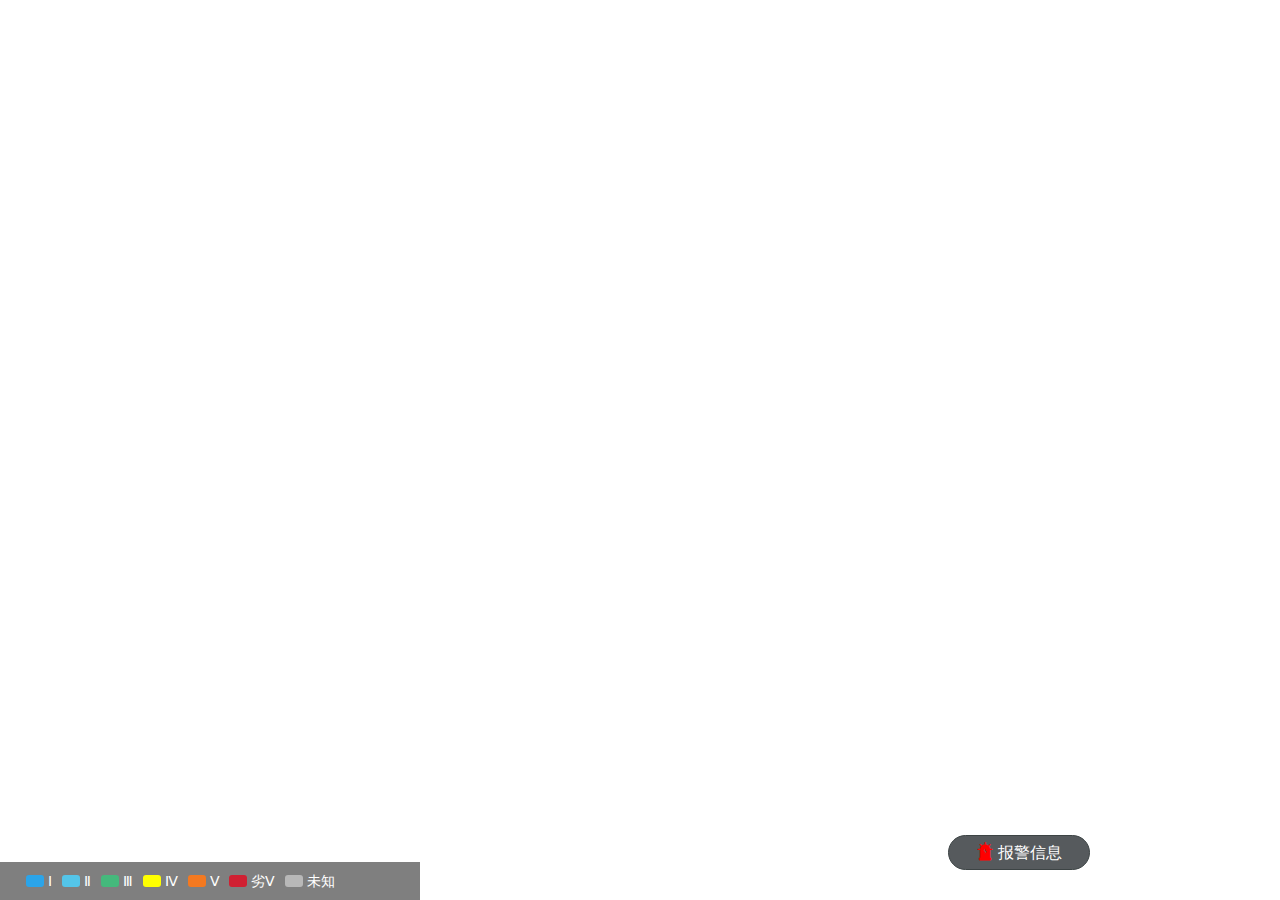
<file: sanwei/index.html>
<!DOCTYPE html>
<html lang="en">
<head>
    <meta charset="UTF-8">
    <title>国家地理信息公共服务平台 天地图</title>
    <meta name="viewport" content="width=device-width, initial-scale=1">
    <meta http-equiv="X-UA-Compatible" content="IE=edge, chrome=1">
    <meta name="renderer" content="webkit">
	<meta http-equiv="Pragma" content="no-cache">
    <meta http-equiv="Cache-Control" content="no-cache">
    <meta http-equiv="Expires" content="0">
    <link rel="stylesheet" href="./static/js/layui-v2.4.5/layui/css/layui.css">
    <link rel="stylesheet" type="text/css" href="./static/cesium/Widgets/widgets.css" />
    <link rel="stylesheet" href="./static/iconfont/iconfont.css">
    <link rel="stylesheet" href="./static/css/index.css">
    <script type="text/javascript" src="./static/js/jquery/2.1.4/jquery.min.js"></script>
    <script type="text/javascript" src="./static/js/layui-v2.4.5/layui/layui.all.js"></script>
    <script src="./static/cesium/Cesium.js"></script>
    <script src="https://api.tianditu.gov.cn/cdn/plugins/cesium/cesiumTdt.js"></script>
    <script src="./static/js/viewerCesiumNavigationMixin.js"></script>
</head>
<body>
    <div id="cesiumContainer"></div>
    <div class="map-legend-container">
        <div class="grade-legend">
            <div class="legend" style="width:400px;color:#fff">
                <span class="item water_excellent"></span>Ⅰ
                <span class="item water_good"></span>Ⅱ
                <span class="item water_mild"></span>Ⅲ
                <span class="item water_moderate"></span>Ⅳ
                <span class="item water_severe"></span>Ⅴ
                <span class="item water_dangerous"></span>劣Ⅴ
                <span class="item"></span>未知
            </div>
        </div>
    </div>
    <ul class="warn-list">
       <!-- <li class="warn-list-item">
            <p class="first-part">
                <span class="compare-warn">[对比报警]</span>
                <span class="location-warn">漳州市龙文区点位，PH值报警</span>
            </p>
            <p class="second-part">
                <span class="date">03-18 20:30</span>
                <span class="location-detail">
                    <span class="location" onclick="location(event)" data-position="">定位</span>
                    <span class="detail" onclick="checkDetail(event)" data-detailData="">详情</span>
                </span>
            </p>
        </li>-->
    </ul>
    <div class="warn-label" onclick="showHideList()">
        <span class="iconfont icon-jingbao"></span>
        报警信息
    </div>
	<script>
        //显示隐藏列表
        function showHideList(){
           var $list = $(".warn-list");
           if($list.hasClass('hide')){
               $list.removeClass("hide");
           }else{
               $list.addClass("hide");
           }
        }
        //定位
        function findLocation(event){
            var $target = $(event.currentTarget);
            var lng = $target.attr("data-lng");
            var lat = $target.attr("data-lat");
            console.log('lng',lng,'lat',lat);
            //移动相机
            var height=viewer.camera.positionCartographic.height > 15000 ? 15000:viewer.camera.positionCartographic.height<1000?15000:viewer.camera.positionCartographic.height;
            viewer.camera.flyTo({
                // Cesium的坐标是以地心为原点，一向指向南美洲，一向指向亚洲，一向指向北极州
                // fromDegrees()方法，将经纬度和高程转换为世界坐标
                destination:Cesium.Cartesian3.fromDegrees(lng,lat,height),
                orientation:{
                    // 指向
                    heading:0.25304509312017665,
                    // 视角
                    pitch:-1.5706575951530484,
                    roll:0.0
                },
                duration:1.5
            });
        }
        //详情
        function checkDetail(event){
            var $target = $(event.currentTarget);
            var data = $target.attr("data-detailData")
            data = JSON.parse(decodeURIComponent(data));
            console.log('data',data)
            var lng = data.longitude;
            var lat = data.latitude;
            var height=viewer.camera.positionCartographic.height > 15000 ? 15000:viewer.camera.positionCartographic.height<1000?15000:viewer.camera.positionCartographic.height;
            viewer.camera.flyTo({
                // Cesium的坐标是以地心为原点，一向指向南美洲，一向指向亚洲，一向指向北极州
                // fromDegrees()方法，将经纬度和高程转换为世界坐标
                destination:Cesium.Cartesian3.fromDegrees(lng,lat,height),
                orientation:{
                    // 指向
                    heading:0.25304509312017665,
                    // 视角
                    pitch:-1.5706575951530484,
                    roll:0.0
                },
                duration:1.5,
                complete:function(){
                    //弹出框
                    var layer = layui.layer;
                    layer.open({
                        id:'factoryInfo',
                        title:data.POINTNAME,
                        type: 2,
                        content:'./factoryInfo.html?data='+encodeURIComponent(JSON.stringify(data)),
                        area:['460px','780px'],
                        offset:'l',
                        btn:['关闭'],
                        btnAlign:'c',
                        shade:0.3,
                        shadeClose:true
                    })
                }
            });
        }
        //加载完图形后执行的内容
        function callback(){
            //获取各个厂的数据
            $.getJSON('./static/json/factories_data.json',function(res){
                console.log('res',res)
                if(res.code == 0){
                    var data = res.data;
                    if(data && data.length != 0){
                        data.forEach(function(point){
                            console.log('point',point);
                            //添加标注点
                            var color = "";
                            var billboard={
                                image: './static/images/station1.png',
                                width: 35,
                                height: 35,
                            };
                            switch(point.type){
                                case 1:
                                    switch(point.pointQualityLevel){
                                        case"Ⅰ":
                                            billboard.image = "./static/images/station1.png";
                                            break;
                                        case"Ⅱ":
                                            billboard.image = "./static/images/station2.png";
                                            break;
                                        case"Ⅲ":
                                            billboard.image = "./static/images/station3.png";
                                            break;
                                        case"Ⅳ":
                                            billboard.image = "./static/images/station4.png";
                                            break;
                                        case"Ⅴ":
                                            billboard.image = "./static/images/station5.png";
                                            break;
                                        case"劣Ⅴ":
                                            billboard.image = "./static/images/station6.png";
                                            break;
                                        case"未知":
                                            billboard.image = "./static/images/station7.png";
                                            break;
                                        default:
                                            billboard.image = "./static/images/station1.png";
                                            break;
                                    }
                                    break;
                                case 2:
                                    switch(point.pointQualityLevel){
                                        case"Ⅰ":
                                            billboard.image = "./static/images/enter1.png";
                                            break;
                                        case"Ⅱ":
                                            billboard.image = "./static/images/enter2.png";
                                            break;
                                        case"Ⅲ":
                                            billboard.image = "./static/images/enter3.png";
                                            break;
                                        case"Ⅳ":
                                            billboard.image = "./static/images/enter4.png";
                                            break;
                                        case"Ⅴ":
                                            billboard.image = "./static/images/enter5.png";
                                            break;
                                        case"劣Ⅴ":
                                            billboard.image = "./static/images/enter6.png";
                                            break;
                                        case"未知":
                                            billboard.image = "./static/images/enter7.png";
                                            break;
                                        default:
                                            billboard.image = "./static/images/enter1.png";
                                            break;
                                    }
                                    break;
                            }
                            viewer.entities.add({
                                id:point.id,
                                name :point.POINTNAME,
                                position : Cesium.Cartesian3.fromDegrees(point.longitude, point.latitude,100),
                                //点样式
                                point : {
                                    pixelSize : 35,
                                    color : Cesium.Color.fromCssColorString('rgba(216,196,0,0)'),
                                    outlineColor : Cesium.Color.WHITE,
                                    outlineWidth : 1,
                                },
                                billboard:billboard,
                                label : {
                                    text : point.POINTNAME,
                                    font : '14px sans-serif',
                                    showBackground:true,
                                    backgroundColor:Cesium.Color.fromCssColorString('rgba(0,0,0,0.7)'),
                                    style: Cesium.LabelStyle.FILL_AND_OUTLINE,
                                    outlineWidth : 1,
                                    //垂直位置
                                    verticalOrigin : Cesium.VerticalOrigin.TOP,
                                    //中心位置
                                    pixelOffset : new Cesium.Cartesian2(0, 20)
                                },
                                layload:point
                            });

                            //添加警报点
                            if(point.pointQualityLevel == "劣Ⅴ"){
                                //获取改站点的检测值数据查看某项报警
                                $.getJSON('./static/json/monitorValue.json',function(res){
                                    var warnList = "";
                                    var warnTag="";
                                    var createTime="";
                                    if(res.code == 0){
                                        var data = res.data.list;
                                        if(data && data.length !=0){
                                            for(var i=0;i<data.length;i++){
                                                var tmp = data[i];
                                                if(tmp.resultQualityName == "劣Ⅴ类"){
                                                    warnTag = tmp.pollutantName;
                                                    createTime = tmp.updateTime.split(".")[0];
                                                    break;
                                                }
                                            }
                                        }
                                        warnList="<li class=\"warn-list-item\">\n" +
                                            "            <p class=\"first-part\">\n" +
                                            "                <span class=\"compare-warn\">[对比报警]</span>\n" +
                                            "                <span class=\"location-warn\">"+point.POINTNAME+"点位，"+warnTag+"报警</span>\n" +
                                            "            </p>\n" +
                                            "            <p class=\"second-part\">\n" +
                                            "                <span class=\"date\">"+createTime+"</span>\n" +
                                            "                <span class=\"location-detail\">\n" +
                                            "                    <span class=\"location\" onclick=\"findLocation(event)\" data-lng=\""+point.longitude+"\" data-lat=\""+point.latitude+"\">定位</span>\n" +
                                            "                    <span class=\"detail\" onclick=\"checkDetail(event)\" data-detailData=\""+encodeURI(JSON.stringify(point))+"\">详情</span>\n" +
                                            "                </span>\n" +
                                            "            </p>\n" +
                                            "        </li>";
                                        $(".warn-list").append(warnList)
                                    }
                                })
                            }
                        })
                        //监听点击事件
                        var handler = new Cesium.ScreenSpaceEventHandler(viewer.scene.canvas);
                        handler.setInputAction(function (click) {
                            var pick = viewer.scene.pick(click.position);
                            if(pick && pick.id){
                                console.log('pick',pick)
                                var lng = pick.id._layload.longitude;
                                var lat =  pick.id._layload.latitude;
                                //移动相机
                                var height=viewer.camera.positionCartographic.height > 15000 ? 15000:viewer.camera.positionCartographic.height<1000?15000:viewer.camera.positionCartographic.height;
                                console.log('height',height)
                                viewer.camera.flyTo({
                                    // Cesium的坐标是以地心为原点，一向指向南美洲，一向指向亚洲，一向指向北极州
                                    // fromDegrees()方法，将经纬度和高程转换为世界坐标
                                    destination:Cesium.Cartesian3.fromDegrees(lng,lat,height),
                                    orientation:{
                                        // 指向
                                        heading:0.25304509312017665,
                                        // 视角
                                        pitch:-1.5706575951530484,
                                        roll:0.0
                                    },
                                    duration:1.5,
                                    complete:function(){
                                        //弹出框
                                        var layer = layui.layer;
                                        layer.open({
                                            id:'factoryInfo',
                                            title:pick.id._name,
                                            type: 2,
                                            content:'./factoryInfo.html?data='+encodeURIComponent(JSON.stringify(pick.id._layload)),
                                            area:['460px','780px'],
                                            offset:'l',
                                            btn:['关闭'],
                                            btnAlign:'c',
                                            shade:0.3,
                                            shadeClose:true
                                        })
                                    }
                                });

                            }
                        },Cesium.ScreenSpaceEventType.LEFT_CLICK)
                    }
                }else{
                    alert(res.msg)
                }
            })
        }
        //访问天地图tk
        var token = '55199b16063202aa3ffe6c06e1be2688';
        var viewer = "";
        //主要入参
        var option = {
            token,callback
        }
        function initMap(option){
            var default_option = {
                token:"",
                callback:"",
                map_target:"cesiumContainer"
            }
            option = Object.assign({},default_option,option);
            // 服务域名
            var tdtUrl = 'https://t{s}.tianditu.gov.cn/';
            // 服务负载子域
            var subdomains=['0','1','2','3','4','5','6','7'];
            // cesium 初始化
            viewer = new Cesium.Map(option.map_target, {
                shouldAnimate: true,
                selectionIndicator:false,
                infoBox:false,
                fullscreenButton:true,
                showCompass:true

            });
            //罗盘插件
            viewer.extend(Cesium.viewerCesiumNavigationMixin, {});
            //阳光
            viewer.scene.globe.enableLighting = true;
            // 抗锯齿
            viewer.scene.postProcessStages.fxaa.enabled=false;
            // 水雾特效
            viewer.scene.globe.showGroundAtmosphere = true;
            // 设置最大俯仰角，[-90,0]区间内，默认为-30，单位弧度
            viewer.scene.screenSpaceCameraController.constrainedPitch = Cesium.Math.toRadians(-20);
            // 取消默认的双击事件
            viewer.cesiumWidget.screenSpaceEventHandler.removeInputAction(Cesium.ScreenSpaceEventType.LEFT_DOUBLE_CLICK);

            // 叠加影像服务
            var imgMap = new Cesium.UrlTemplateImageryProvider({
                url: tdtUrl + 'DataServer?T=img_w&x={x}&y={y}&l={z}&tk=' + option.token,
                subdomains: subdomains,
                tilingScheme : new Cesium.WebMercatorTilingScheme()
            });
            viewer.imageryLayers.addImageryProvider(imgMap);
            // 叠加国界服务
            var iboMap = new Cesium.UrlTemplateImageryProvider({
                url: tdtUrl + 'DataServer?T=ibo_w&x={x}&y={y}&l={z}&tk=' + token,
                subdomains: subdomains,
                tilingScheme : new Cesium.WebMercatorTilingScheme()
            });
            viewer.imageryLayers.addImageryProvider(iboMap);

            // 叠加地形服务
            var terrainUrls = new Array();

            for (var i = 0; i < subdomains.length; i++){
                var url = tdtUrl.replace('{s}', subdomains[i]) + 'DataServer?T=elv_c&tk=' + token;
                terrainUrls.push(url);
            }

            var provider = new Cesium.GeoTerrainProvider({
                urls: terrainUrls
            });

            viewer.terrainProvider = provider;

            // 叠加三维地名服务
            var wtfs = new Cesium.GeoWTFS({
                viewer,
                //三维地名服务，使用wtfs服务
                subdomains:subdomains,
                metadata:{
                    boundBox: {
                        minX: -180,
                        minY: -90,
                        maxX: 180,
                        maxY: 90
                    },
                    minLevel: 1,
                    maxLevel: 20
                },
                aotuCollide: true, //是否开启避让
                collisionPadding: [5, 10, 8, 5], //开启避让时，标注碰撞增加内边距，上、右、下、左
                serverFirstStyle: true, //服务端样式优先
                labelGraphics: {
                    font:"28px sans-serif",
                    fontSize: 28,
                    fillColor:Cesium.Color.WHITE,
                    scale: 0.5,
                    outlineColor:Cesium.Color.BLACK,
                    outlineWidth: 5,
                    style:Cesium.LabelStyle.FILL_AND_OUTLINE,
                    showBackground:false,
                    backgroundColor:Cesium.Color.RED,
                    backgroundPadding:new Cesium.Cartesian2(10, 10),
                    horizontalOrigin:Cesium.HorizontalOrigin.MIDDLE,
                    verticalOrigin:Cesium.VerticalOrigin.TOP,
                    eyeOffset:Cesium.Cartesian3.ZERO,
                    pixelOffset:new Cesium.Cartesian2(0, 8)
                },
                billboardGraphics: {
                    horizontalOrigin:Cesium.HorizontalOrigin.CENTER,
                    verticalOrigin:Cesium.VerticalOrigin.CENTER,
                    eyeOffset:Cesium.Cartesian3.ZERO,
                    pixelOffset:Cesium.Cartesian2.ZERO,
                    alignedAxis:Cesium.Cartesian3.ZERO,
                    color:Cesium.Color.WHITE,
                    rotation:0,
                    scale:1,
                    width:18,
                    height:18
                }
            });

            //三维地名服务，使用wtfs服务
            wtfs.getTileUrl = function(){
                return tdtUrl + 'mapservice/GetTiles?lxys={z},{x},{y}&tk='+ token;
            }

            wtfs.getIcoUrl = function(){
                return tdtUrl + 'mapservice/GetIcon?id={id}&tk='+ token;
            }

            wtfs.initTDT([{"x":6,"y":1,"level":2,"boundBox":{"minX":90,"minY":0,"maxX":135,"maxY":45}},{"x":7,"y":1,"level":2,"boundBox":{"minX":135,"minY":0,"maxX":180,"maxY":45}},{"x":6,"y":0,"level":2,"boundBox":{"minX":90,"minY":45,"maxX":135,"maxY":90}},{"x":7,"y":0,"level":2,"boundBox":{"minX":135,"minY":45,"maxX":180,"maxY":90}},{"x":5,"y":1,"level":2,"boundBox":{"minX":45,"minY":0,"maxX":90,"maxY":45}},{"x":4,"y":1,"level":2,"boundBox":{"minX":0,"minY":0,"maxX":45,"maxY":45}},{"x":5,"y":0,"level":2,"boundBox":{"minX":45,"minY":45,"maxX":90,"maxY":90}},{"x":4,"y":0,"level":2,"boundBox":{"minX":0,"minY":45,"maxX":45,"maxY":90}},{"x":6,"y":2,"level":2,"boundBox":{"minX":90,"minY":-45,"maxX":135,"maxY":0}},{"x":6,"y":3,"level":2,"boundBox":{"minX":90,"minY":-90,"maxX":135,"maxY":-45}},{"x":7,"y":2,"level":2,"boundBox":{"minX":135,"minY":-45,"maxX":180,"maxY":0}},{"x":5,"y":2,"level":2,"boundBox":{"minX":45,"minY":-45,"maxX":90,"maxY":0}},{"x":4,"y":2,"level":2,"boundBox":{"minX":0,"minY":-45,"maxX":45,"maxY":0}},{"x":3,"y":1,"level":2,"boundBox":{"minX":-45,"minY":0,"maxX":0,"maxY":45}},{"x":3,"y":0,"level":2,"boundBox":{"minX":-45,"minY":45,"maxX":0,"maxY":90}},{"x":2,"y":0,"level":2,"boundBox":{"minX":-90,"minY":45,"maxX":-45,"maxY":90}},{"x":0,"y":1,"level":2,"boundBox":{"minX":-180,"minY":0,"maxX":-135,"maxY":45}},{"x":1,"y":0,"level":2,"boundBox":{"minX":-135,"minY":45,"maxX":-90,"maxY":90}},{"x":0,"y":0,"level":2,"boundBox":{"minX":-180,"minY":45,"maxX":-135,"maxY":90}}]);

            //添加geojson格式地理数据
           // Cesium.Math.setRandomNumberSeed(0);
         /*   var promise =Cesium.GeoJsonDataSource.load('./static/json/map_6.json');
            try{
                promise.then(function (dataSource) {
                    viewer.dataSources.add(dataSource);
                    var entities =dataSource.entities.values;
                    var colorHash = {};
                    for (var i = 0; i < entities.length;i++) {
                        var entity = entities[i];
                        var name = entity.name;
                        var color = colorHash[name];
                        if (!color) {
                            color =Cesium.Color.fromRandom({
                                alpha: 1.0
                            });
                            colorHash[name] = color;
                        }
                        entity.polygon.material =  Cesium.Color.fromCssColorString('rgba(0,229,106,0.3)');
                        entity.polygon.outline = false;
                         entity.polygon.extrudedHeight =1.0;
                    }
                })
            }catch(err){
                console.log('err',err)
            };
*/
            var promise = viewer.dataSources.add(Cesium.GeoJsonDataSource.load('./static/json/zz_river.json', {
                stroke: Cesium.Color.fromCssColorString('rgba(255,255,255,0.1)'),
                fill: Cesium.Color.fromCssColorString('rgba(9,125,49,1)'),
                strokeWidth: 3,
                markerSymbol: '?'
            }));

            //转移视角
            setTimeout(function(){
                viewer.camera.flyTo({
                    // Cesium的坐标是以地心为原点，一向指向南美洲，一向指向亚洲，一向指向北极州
                    // fromDegrees()方法，将经纬度和高程转换为世界坐标
                    destination:Cesium.Cartesian3.fromDegrees( 117.85102844238281,24.470275545811756,60000.0),
                    orientation:{
                        // 指向
                        heading:0.25304509312017665,
                        // 视角
                        pitch:-1.5706575951530484,
                        roll:0.0
                    },
                    complete:function(){
                       option.callback();
                    }
                });
            },3000)
        }
        initMap(option);
</script>
</body>
</html>
</file>
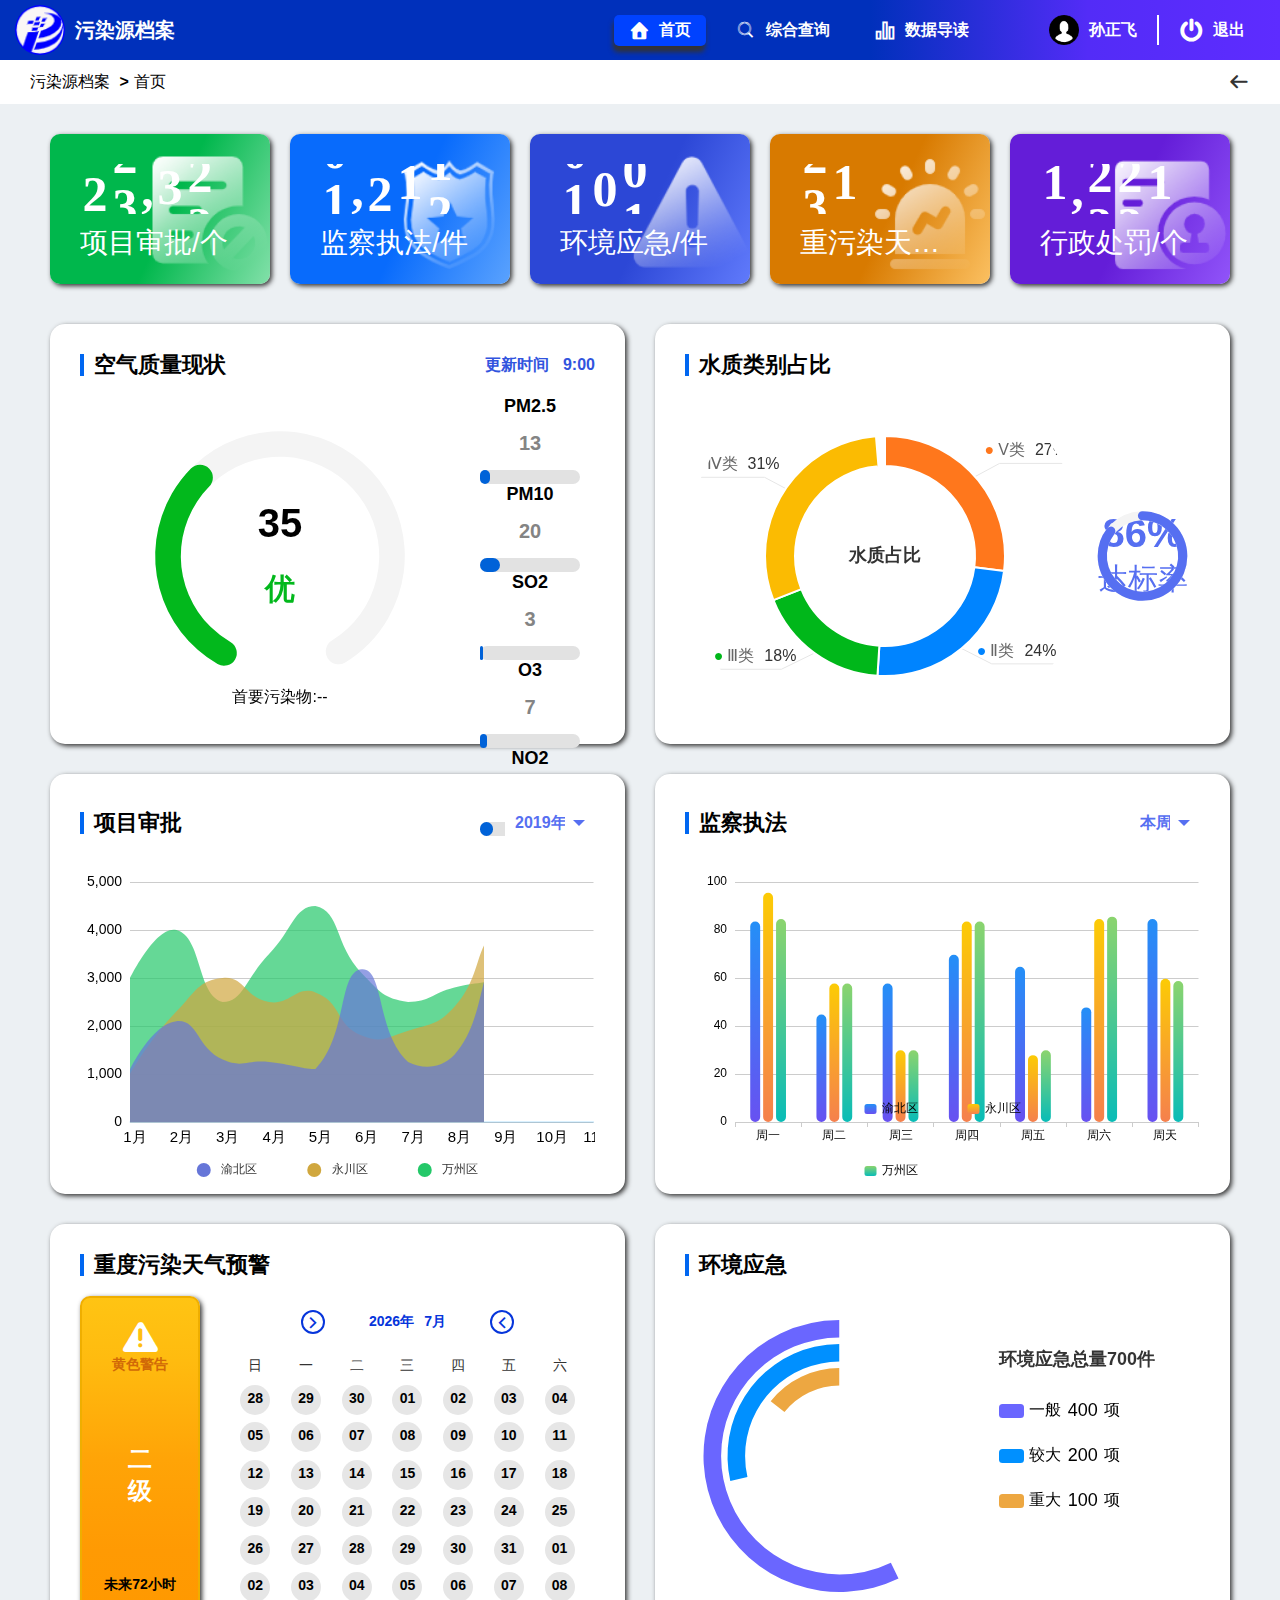
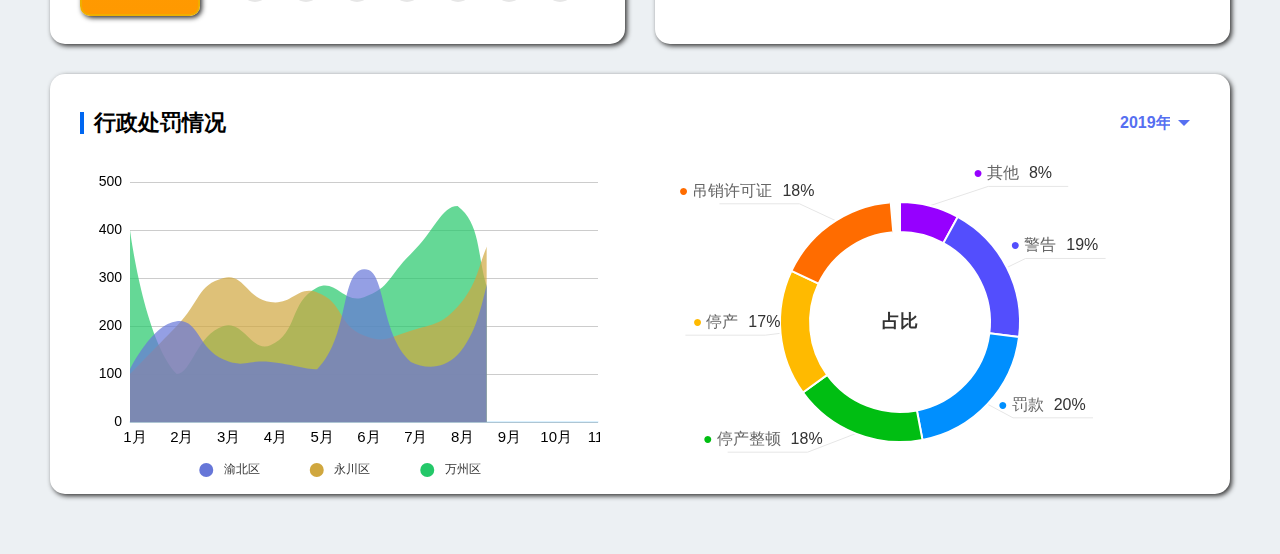
<file: sanwei/displayData.html>
<!DOCTYPE html>
<html lang="en">
<head>
    <meta charset="UTF-8">
    <title>展示数据</title>
    <!-- 最新版本的 Bootstrap 核心 CSS 文件 -->
    <!--<link rel="stylesheet" href="./static/js/bootstrap/dist/bootstrap.css"/>-->
    <link rel="stylesheet" href="./static/js/layui-v2.4.5/layui/css/layui.css">
    <link rel="stylesheet" href="./static/css/displayData.css">
    <link rel="stylesheet" href="./static/iconfont/iconfont.css">
    <script src="./static/js/jquery/2.1.4/jquery.min.js"></script>
    <!-- 最新的 Bootstrap 核心 JavaScript 文件 -->
    <!--<script src="./static/js/bootstrap/dist/bootstrap.3.3.7.min.js"></script>-->
    <script type="text/javascript" src="./static/js/layui-v2.4.5/layui/layui.all.js"></script>
    <script type="text/javascript" src="./static/js/echarts-4.8.0.min.js"></script>
    <script type="text/javascript" src="./static/js/numberAnimate.js"></script>
</head>
<body>
    <div class="page-container">
        <div class="header">
            <a href="./displayData.html" class="logo-part">
                <img src="./static/images/logo.png" alt="">
                <span class="platform-name">污染源档案</span>
            </a>
            <div id="logout">
                <a href="./login.html">
                    <span class="iconfont icon-084tuichu"></span>
                    退出
                </a>
            </div>
            <div id="user">
                <a href="#">
                    <img src="./static/images/user-default-pic.png" alt="">
                    孙正飞
                </a>
            </div>
            <ul id="nav-list">
                <li class="nav-list-item active">
                    <a href="javascript:void(0)">
                        <span class="iconfont icon-shouye"></span>
                        首页
                    </a>
                </li>
                <li class="nav-list-item ">
                    <a href="./integratedQuery.html">
                        <span class="iconfont icon-chaxun"></span>
                        综合查询
                    </a>
                </li>
                <li class="nav-list-item ">
                    <a href="javascript:void(0)">
                        <span class="iconfont icon-zhibiao"></span>
                        数据导读
                    </a>
                </li>
            </ul>
            <div class="clearfix"></div>
        </div>
        <div class="clearfix"></div>
        <div class="nav-part">
            <ul class="nav-bar">
                <li class="nav-bar-item">
                    <a href="#">
                        污染源档案
                    </a>
                </li>
                <li class="nav-bar-item">
                    <a href="#">
                        首页
                    </a>
                </li>
            </ul>
            <a href="#" id="back">
                <span class="iconfont icon-zuojiantou"></span>
            </a>
        </div>
        <div class="main">
            <ul class="num-tags-list">
                <li class="num-tags-list-item xm">
                    <p class="num" id="xmsp-num" alt="">57,865</p>
                    <p class="tag" alt="">项目审批/个</p>
                    <img src="./static/images/xm.png" alt="" class="tag-icon">
                </li>
                <li class="num-tags-list-item jc">
                    <p class="num" id="jczf-num">2,534</p>
                    <p class="tag">监察执法/件</p>
                    <img src="./static/images/jc.png" alt="" class="tag-icon">
                </li>
                <li class="num-tags-list-item hj">
                    <p class="num" id="hjyj-num">201</p>
                    <p class="tag">环境应急/件</p>
                    <img src="./static/images/hj.png" alt="" class="tag-icon">
                </li>
                <li class="num-tags-list-item zw">
                    <p class="num" id="zwyj-num">73</p>
                    <p class="tag">重污染天气预警/个</p>
                    <img src="./static/images/zw.png" alt="" class="tag-icon">
                </li>
                <li class="num-tags-list-item xz">
                    <p class="num" id="xzcf-num">3,663</p>
                    <p class="tag">行政处罚/个</p>
                    <img src="./static/images/xz.png" alt="" class="tag-icon">
                </li>
            </ul>
            <ul class="data-chart-list">
                <li class="data-chart-list-item">
                    <div class="title-more">
                        <p class="title">空气质量现状</p>
                        <div class="more">
                            <p class="update-time">
                                <span>更新时间</span>
                                <span>9:00</span>
                            </p>
                        </div>
                    </div>
                    <div class="data-chart-list-item-content">
                        <div class="left" id="air-chart">

                        </div>
                        <ul class="right" id="air-value-list">
                            <li class="air-value">
                                <p class="air-name">PM2.5</p>
                                <p class="air-value">13</p>
                                <div class="layui-progress">
                                    <div class="layui-progress-bar " lay-percent="10%"></div>
                                </div>
                            </li>
                            <li class="air-value">
                                <p class="air-name">PM10</p>
                                <p class="air-value">20</p>
                                <div class="layui-progress">
                                    <div class="layui-progress-bar " lay-percent="20%"></div>
                                </div>
                            </li>
                            <li class="air-value">
                                <p class="air-name">SO2</p>
                                <p class="air-value">3</p>
                                <div class="layui-progress">
                                    <div class="layui-progress-bar " lay-percent="3%"></div>

                                </div>
                            </li>
                            <li class="air-value">
                                <p class="air-name">O3</p>
                                <p class="air-value">7</p>
                                <div class="layui-progress">
                                    <div class="layui-progress-bar " lay-percent="7%"></div>
                                </div>
                            </li>
                            <li class="air-value">
                                <p class="air-name">NO2</p>
                                <p class="air-value">13</p>
                                <div class="layui-progress">
                                    <div class="layui-progress-bar " lay-percent="13%"></div>
                                </div>
                            </li>
                            <li class="air-value">
                                <p class="air-name">CO</p>
                                <p class="air-value">29</p>
                                <div class="layui-progress">
                                    <div class="layui-progress-bar " lay-percent="29%"></div>
                                </div>
                            </li>
                        </ul>
                    </div>
                </li>
                <li class="data-chart-list-item">
                    <div class="title-more">
                        <p class="title">水质类别占比</p>
                        <div class="more"></div>
                    </div>
                    <div class="data-chart-list-item-content">
                        <div class="left" id="szzb-chart">

                        </div>
                        <div class="right" id="dbl-chart">

                        </div>
                    </div>
                </li>
                <li class="data-chart-list-item">
                    <div class="title-more">
                        <p class="title">项目审批</p>
                        <div class="more">
                                <div class="layui-form editform">
                                    <select  name="xmsp-year" lay-filter="xmsp-year" id="xmsp-year"  class="layui-select">
                                        <option value="2018">2018年</option>
                                        <option value="2019" selected>2019年</option>
                                        <option value="2020">2020年</option>
                                    </select>
                                </div>
                        </div>
                    </div>
                    <div class="data-chart-list-item-content">
                        <div id="xmsp-chart"></div>
                    </div>
                </li>
                <li class="data-chart-list-item">
                    <div class="title-more">
                        <p class="title">监察执法</p>
                        <div class="more">
                            <div class="layui-form editform" style="width: 70px;">
                                <select  name="zczf-week" lay-filter="zczf-week" id="zczf-week"  class="layui-select">
                                    <option value="1">本周</option>
                                </select>
                            </div>
                        </div>
                    </div>
                    <div class="data-chart-list-item-content">
                        <div id="jczf-chart"></div>
                    </div>
                </li>
                <li class="data-chart-list-item">
                    <div class="title-more">
                        <p class="title">重度污染天气预警</p>
                        <div class="more"></div>
                    </div>
                    <div class="data-chart-list-item-content">
                        <div class="left" id="weather-status">
                            <div class="warn yellow">
                                <span class="iconfont icon-jinggao1"></span>
                                <span id="warn-type">黄色警告</span>
                            </div>
                            <div class="warn-level">
                                二级
                            </div>
                            <div class="future72">未来72小时</div>
                        </div>
                        <div class="right layui-inline" id="calendar"></div>
                    </div>
                </li>
                <li class="data-chart-list-item">
                    <div class="title-more">
                        <p class="title">环境应急</p>
                        <div class="more"></div>
                    </div>
                    <div class="data-chart-list-item-content">
                        <div id="hjyj-chart">

                        </div>
                    </div>
                </li>
                <li class="data-chart-list-item">
                    <div class="title-more">
                        <p class="title">行政处罚情况</p>
                        <div class="more">
                            <div class="layui-form editform">
                                <select  name="xzcf-year" lay-filter="xzcf-year" id="xzcf-year"  class="layui-select">
                                    <option value="2018">2018年</option>
                                    <option value="2019" selected>2019年</option>
                                    <option value="2020">2020年</option>
                                </select>
                            </div>
                        </div>
                    </div>
                    <div class="data-chart-list-item-content">
                        <div class="left" id="xzcf-left-chart">

                        </div>
                        <div class="right" id="xzcf-right-chart">

                        </div>
                    </div>
                </li>
            </ul>
        </div>
    </div>
</body>
<script>
    //dom
    var airChartDom = document.getElementById('air-chart');
    var szzbChartDom = document.getElementById('szzb-chart');
    var dblChartDom = document.getElementById('dbl-chart');
    var xmspChartDom = document.getElementById('xmsp-chart');
    var jczfChartDom = document.getElementById('jczf-chart');
    var xzcfLeftChartDom = document.getElementById('xzcf-left-chart');
    var xzcfRightChartDom = document.getElementById('xzcf-right-chart');
    var hjyjChartDom = document.getElementById('hjyj-chart');

    //echarts
    var airChart,szzbChart,dblChart,xmspChart,jczfChart,xzcfLeftChart,xzcfRightChart,hjyjChart;
    //获取空气质量现状数据
    function getAirChartData(){
        if(airChart){
            airChart.dispose();
        }
        airChart = echarts.init(airChartDom);
        var option = {
            angleAxis: {
                axisLine: {
                    show: false
                },
                axisLabel: {
                    show: false
                },
                splitLine: {
                    show: false
                },
                axisTick: {
                    show: false
                },
                min: 0,
                max: 120,
                boundaryGap: ['0', '100'],
                startAngle: 240
            },
            radiusAxis: {
                type: 'category',
                axisLine: {
                    show: false
                },
                axisTick: {
                    show: false
                },
                axisLabel: {
                    show: false
                },
                data: ['','','a', 'c'],
                z: 10
            },
            polar: {},
            series: [{
                type: 'bar',
                data: [,,,35],
                z: 1,
                coordinateSystem: 'polar',
                name: 'a',
                roundCap: true,
                color: '#02B81C',
                barGap: '-100%'
            }, {
                type: 'bar',
                data: [,,,100],
                z: 0,
                silent: true,
                coordinateSystem: 'polar',
                name: 'c',
                roundCap: true,
                color: '#F4F4F4',
                barGap: '-100%'
            }],
            tooltip: {
                show: false
            },
            graphic: [{
                type: 'group',
                top: 'middle',
                left: 'center',
                id: 'data',
                children: [
                    {
                        type: 'text',
                        id: 'current',
                        top:30,
                        style: {
                            text: '35',
                            font: 'bold 40px "Microsoft YaHei", sans-serif',
                            fill: '#000000',
                            textAlign: 'center'
                        }
                    },
                    {
                        type: 'text',
                        id: 'all',
                        top: 100,
                        style: {
                            text: '优',
                            font: 'bold 30px "Microsoft YaHei", sans-serif',
                            fill: '#02B81C',
                            textAlign: 'center'
                        }
                    }
                ]
            },{
                type:'text',
                id:'primary_pollutant',
                bottom:10,
                left:'center',
                style:{
                    text:'首要污染物:--',
                    font:'16px "Microsoft YaHei", sans-serif',
                    fill:'#000000',
                    textAlign:'center'
                }
            }
            ]
        };
        airChart.setOption(option)
    }
    //设置各个空气值
    function setAirValue(){

    }
    //水质占比
    function szzb(){
        if(szzbChart){
            szzbChart.dispose();
        }
        szzbChart = echarts.init(szzbChartDom);
        let echartData = [{
            'name': 'V类',
            'value': 27
        }, {
            'name': 'Ⅱ类',
            'value': 24
        }, {
            'name': 'Ⅲ类',
            'value': 18
        }, {
            'name': 'Ⅳ类',
            'value': 31
        }
        ];
        let formatNumber = function(num) {
            let reg = /(?=(\B)(\d{3})+$)/g;
            return num.toString().replace(reg, ',');
        }
        let total = echartData.reduce((a, b) => {
            return a + b.value * 1
        }, 0);

        var option = {
            backgroundColor: '#FFF',
            color: ['#FF771C', '#0084FF', '#00B71A', '#FBBB02'],
            // tooltip: {
            //     trigger: 'item'
            // },
            title: [{
                text:'水质占比',
                top: 'center',
                left: 'center',
                textStyle: {
                    rich: {
                        name: {
                            fontSize: 20,
                            fontWeight: 'normal',
                            color: '#666666',
                            padding: [10, 0]
                        },
                        val: {
                            fontSize: 32,
                            fontWeight: 'bold',
                            color: '#333333',
                        }
                    }
                }
            }],
            series: [{
                type: 'pie',
                radius: ['90px', '120px'],
                center: ['50%', '50%'],
                data: echartData,
                hoverAnimation: false,
                itemStyle: {
                    normal: {
                        borderColor: '#FFF',
                        borderWidth: 2
                    }
                },
                labelLine: {
                    normal: {
                        length: 20,
                        length2: 80,
                        lineStyle: {
                            color: '#e6e6e6'
                        }
                    }
                },
                label: {
                    normal: {
                        formatter: params => {
                            return (
                                '{icon|●}{name|' + params.name + '}{value|' +
                                formatNumber(params.value) + '%}'
                            );
                        },
                        padding: [0 , -100, 25, -100],
                        rich: {
                            icon: {
                                fontSize: 16
                            },
                            name: {
                                fontSize: 16,
                                padding: [0, 10, 0, 4],
                                color: '#666666'
                            },
                            value: {
                                fontSize: 16,
                                color: '#333333'
                            }
                        }
                    }
                },
            }]
        };
        szzbChart.setOption(option);
    }
    //达标率
    function dbl(){
        if(dblChart){
            dblChart.dispose();
        }
        dblChart = echarts.init(dblChartDom);
        var option = {
            angleAxis: {
                axisLine: {
                    show: false
                },
                axisLabel: {
                    show: false
                },
                splitLine: {
                    show: false
                },
                axisTick: {
                    show: false
                },
                min: 0,
                max: 100,
                boundaryGap: ['0', '100'],
                startAngle: 90
            },
            radiusAxis: {
                type: 'category',
                axisLine: {
                    show: false
                },
                axisTick: {
                    show: false
                },
                axisLabel: {
                    show: false
                },
                data: ['','','a', 'c'],
                z: 10
            },
            polar: {},
            series: [{
                type: 'bar',
                data: [,,,86],
                z: 1,
                coordinateSystem: 'polar',
                name: 'a',
                roundCap: true,
                color: '#566FF1',
                barGap: '-100%'
            }, {
                type: 'bar',
                data: [,,,100],
                z: 0,
                silent: true,
                coordinateSystem: 'polar',
                name: 'c',
                roundCap: true,
                color: '#F4F4F4',
                barGap: '-100%'
            }],
            tooltip: {
                show: false
            },
            graphic: [{
                type: 'group',
                top: 'middle',
                left: 'center',
                id: 'data',
                children: [
                    {
                        type: 'text',
                        id: 'current',
                        top:50,
                        style: {
                            text: '86%',
                            font: 'bold 40px "Microsoft YaHei", sans-serif',
                            fill: '#566FF1',
                            textAlign: 'center'
                        }
                    },
                    {
                        type: 'text',
                        id: 'all',
                        top: 100,
                        style: {
                            text: '达标率',
                            font: '30px "Microsoft YaHei", sans-serif',
                            fill: '#566FF1',
                            textAlign: 'center'
                        }
                    }
                ]
            }
            ]
        };
        dblChart.setOption(option)
    }
    //项目审批
    function xmsp(){
        if(xmspChart){
            xmspChart.dispose();
        }
        xmspChart = echarts.init(xmspChartDom);
        var option = {
            grid: {
                 width:'90%', //调整折线图的宽度
                top: 20,
                x: 50,
                x2: 50,
                y2: 60
            },
            color:["#24C869","#D0A73E","#6676D8"],
            legend:{
                left:'center',
                bottom:0,
                itemGap:50,
                data:[
                    {
                        name:'渝北区',
                        icon:'circle'
                    },
                    {
                        name:'永川区',
                        icon:'circle'
                    },
                    {
                        name:'万州区',
                        icon:'circle',
                    }
                ]
            },
            backgroundColor: '#FFF',
            tooltip: {
                backgroundColor: 'rgb(255,255,255)',
                padding: [10, 20, 10, 8],
                textStyle: {
                    fontSize: 12,
                    lineHeight: 24,
                    color:'#000'

                },
                trigger: 'axis',
                axisPointer: {
                    type: 'line',
                    lineStyle: {
                        type: 'dashed',
                        color: '#fff'
                    }
                }
            },
            xAxis: {
                type: "category",
                boundaryGap: false,
                // 改变x轴颜色
                axisLine: {
                    lineStyle: {
                        color: "#009cff",
                        width: 0.3
                    }
                },
                data: ['1月','2月','3月','4月','5月','6月','7月','8月','9月','10月','11月'],
                // 轴刻度
                axisTick: {
                    show: false
                },
                // 轴网格
                splitLine: {
                    show: false
                },
                axisLabel: {
                    show: true,
                    interval: 0, //横轴信息全部显示
                    textStyle: {
                        color: "#000",
                        fontSize: 15
                    },
                    padding:[0,0,0,10]
                }
            },
            yAxis: {
                axisTick: {
                    show: false //轴刻度不显示
                },
                min: 0,
                // 改变y轴颜色
                axisLine: {
                    show:false,
                    lineStyle: {
                        color: "#009cff",
                        width: 0.3
                    }
                },
                // 轴网格
                splitLine: {
                    show: true,
                    lineStyle: {
                        color: "#ccc",
                    }
                },
                //坐标轴文字样式
                axisLabel: {
                    show: true,
                    textStyle: {
                        color: "#000",
                        fontSize: 14
                    }
                }
            },
            series: [
                {
                    name: '万州区',
                    type: 'line',
                    areaStyle: {
                        color: "#24C869"
                    },
                    symbol: 'none', // 折线无拐点
                    lineStyle: {
                        normal: {
                            width: 0 //折线宽度
                        }

                    },
                    smooth: true,
                    data: [3000, 4000, 2500, 3500, 4500, 3100, 2500, 2800, 3000,3400,4000]
                },
                {
                    name: '永川区',
                    type: 'line',
                    areaStyle: {
                        color: "#D0A73E"
                    },
                    symbol: 'none', // 折线无拐点
                    lineStyle: {
                        normal: {

                            width: 0 //折线宽度
                        }

                    },
                    smooth: true,
                    data: [1000, 2300, 3000, 2500, 2700, 1800, 1900, 2400, 4000,3100,2900]

                },
                {
                name: '渝北区',
                type: 'line',
                areaStyle: {
                    color: "#6676D8"
                },
                symbol: 'none', // 折线无拐点
                lineStyle: {
                    normal: {
                        width: 0 //折线宽度
                    }

                },
                smooth: true,
                data: [1100, 2100, 1300, 1250, 1105, 3180, 1250, 1400, 3400,1300,1500]

            }
            ]
        };
        xmspChart.setOption(option)
    }
    //监察执法
    function jczf(){
        if(jczfChart){
            jczfChart.dispose();
        }
        jczfChart = echarts.init(jczfChartDom);
        var option = {
            backgroundColor:'#FFF',
            tooltip: {
                trigger: 'axis',
                axisPointer: { // 坐标轴指示器，坐标轴触发有效
                    type: 'shadow' // 默认为直线，可选为：'line' | 'shadow'
                }
            },
            grid: {
                width:'90%', //调整折线图的宽度
                top: 20,
                x: 50,
                x2: 50,
                y2: 60
            },
            legend: {
                itemGap:50,
                data: [{
                    name:'渝北区',
                    icon:'roundRect',
                    textStyle:{
                        color:'#000'
                    }
                },{
                    name:'永川区',
                    icon:'roundRect',
                    textStyle:{
                        color:'#000'
                    }
                },{
                    name:'万州区',
                    icon:'roundRect',
                    textStyle:{
                        color:'#000'
                    }
                }],
                right: 'center',
                bottom:'0',
                textStyle: {
                    color: "#fff"
                },
                itemWidth: 12,
                itemHeight: 10,
                // itemGap: 35
            },
            xAxis: {
                type: 'category',
                data: ['周一','周二','周三','周四','周五','周六','周天'],
                axisLine: {
                    lineStyle: {
                        color: '#ccc'

                    }
                },
                axisLabel: {
                    // interval: 0,
                    // rotate: 40,
                    textStyle: {
                        fontFamily: 'Microsoft YaHei',
                        color:'#000'
                    }
                },
            },

            yAxis: {
                type: 'value',
                axisLine: {
                    show: false,
                    lineStyle: {
                        color: 'white'
                    }
                },
                splitLine: {
                    show: true,
                    lineStyle: {
                        color: '#ccc'
                    }
                },
                axisLabel: {
                    textStyle:{
                        color:'#000'
                    }
                }
            },
            series: [{
                name: '渝北区',
                type: 'bar',
                barWidth: '15%',
                itemStyle: {
                    normal: {
                        color: new echarts.graphic.LinearGradient(0, 0, 0, 1, [{
                            offset: 0,
                            color: '#248ff7'
                        }, {
                            offset: 1,
                            color: '#6851f1'
                        }]),
                        barBorderRadius: 11,
                    }
                },
                data: [84,45,58,70,65,48,85]
            },
                {
                    name: '永川区',
                    type: 'bar',
                    barWidth: '15%',
                    itemStyle: {
                        normal: {
                            color: new echarts.graphic.LinearGradient(0, 0, 0, 1, [{
                                offset: 0,
                                color: '#fccb05'
                            }, {
                                offset: 1,
                                color: '#f5804d'
                            }]),
                            barBorderRadius: 12,
                        }
                    },
                    data: [96,58,30,84,28,85,60]
                },
                {
                    name: '万州区',
                    type: 'bar',
                    barWidth: '15%',
                    itemStyle: {
                        normal: {
                            color: new echarts.graphic.LinearGradient(0, 0, 0, 1, [{
                                offset: 0,
                                color: '#8bd46e'
                            }, {
                                offset: 1,
                                color: '#09bcb7'
                            }]),
                            barBorderRadius: 11,
                        }
                    },
                    data: [85,58,30,84,30,86,59]
                }]
        };
        jczfChart.setOption(option);
    }

    function array2obj(array,key) {
        var resObj = {};
        for(var i=0;i<array.length;i++){
            resObj[array[i][key]] = array[i];
        }
        return resObj;
    }
    //环境应急
    function hjyj(){
        if(hjyjChart){
            hjyj.dispose();
        }
        hjyjChart = echarts.init(hjyjChartDom);

        let color = ['#6A66FF', '#0090FF', '#EDA741'];
        let chartData = [
            {
            name: "一般",
            value: 400
            },
            {
                name: "较大",
                value: 200
            },
            {
                name: "重大",
                value: 100
            }
        ];
        let arrName = [];
        let arrValue = [];
        let objData = array2obj(chartData, "name");
        let sum = 0;
        let pieSeries = [],
            lineYAxis = [];

        // 数据处理
        chartData.forEach((v, i) => {
            arrName.push(v.name);
            arrValue.push(v.value);
            sum = sum + v.value;
        })

        // 图表option整理
        chartData.forEach((v, i) => {
            pieSeries.push({
                name: '学历',
                type: 'pie',
                clockWise: false,
                hoverAnimation: false,
                radius: [85 - i * 15 + '%', 74 - i * 15 + '%'],
                center: ["30%", "50%"],
                label: {
                    show: false
                },
                data: [
                    {
                        value: v.value,
                        name: v.name
                    },
                    {
                        value: sum - v.value,
                        name: '',
                        itemStyle: {
                            color: "rgba(0,0,0,0)"
                        }
                    }
                ]
            });
            /*  pieSeries.push({
                  name: '',
                  type: 'pie',
                  silent: true,
                  z: 1,
                  clockWise: false, //顺时加载
                  hoverAnimation: false, //鼠标移入变大
                  radius: [65 - i * 15 + '%',57 - i * 15 + '%'],
                  center: ["30%", "50%"],
                  label: {
                      show: false
                  },
                  data: [{
                      value: 7.5,
                      itemStyle: {
                          color: "#E3F0FF"
                      }
                  }, {
                      value: 2.5,
                      name: '',
                      itemStyle: {
                          color: "rgba(0,0,0,0)"
                      }
                  }]
              });*/
            v.percent = (v.value / sum * 100).toFixed(1) + "%";
            lineYAxis.push({
                value: i,
                textStyle: {
                    rich: {
                        circle: {
                            color: color[i],
                            padding: [0, 5]
                        }
                    }
                }
            });
        });

        var option = {
            backgroundColor: '#fff',
            title:{
                text:'环境应急总量'+sum+'件',
                left:'60%',
                top:50
            },
            color: color,
            legend: {
                show: true,
                icon:"roundRect",
                top: "center",
                left: '60%',
                data: arrName,
                width:50,
                padding: [0, 5],
                itemGap: 25,
                formatter: function(name) {
                    return "{title|" + name + "}  {value|" + (objData[name].value) +"}  {title|项}"
                },

                textStyle: {
                    rich: {
                        title: {
                            fontSize: 16,
                            lineHeight: 15,
                            color: "#000"
                        },
                        value: {
                            fontSize: 18,
                            lineHeight: 20,
                            color: "#000"
                        }
                    }
                },
            },
            grid: {
                top: '15%',
                bottom: '54%',
                left: "30%",
                containLabel: false
            },
            yAxis: [{
                type: 'category',
                inverse: true,
                axisLine: {
                    show: false
                },
                axisTick: {
                    show: false
                },
                axisLabel: {
                    formatter: function(params) {
                        let item = chartData[params];
                        console.log(item)
                        return '{icon|}{circle|●}{name|'+ item.name +'}{bd||}{percent|'+item.percent+'}{value|'+ item.value+'}'
                    },
                    interval: 0,
                    inside: true,
                    textStyle: {
                        color: "#333",
                        fontSize: 14,
                        rich: {
                            line: {
                                width: 170,
                                height: 10
                            },
                            name: {
                                color: '#666',
                                fontSize: 14,
                            },
                            bd: {
                                color: '#ccc',
                                padding: [0, 5],
                                fontSize: 14,
                            },
                            percent:{
                                color: '#333',
                                fontSize: 14,
                            },
                            value: {
                                color: '#333',
                                fontSize: 16,
                                fontWeight: 500,
                                padding: [0, 0, 0, 20]
                            },
                            unit: {
                                fontSize: 14
                            }
                        }
                    },
                    show: false
                },
                data: lineYAxis
            }],
            xAxis: [{
                show: false
            }],
            series: pieSeries
        };
        hjyjChart.setOption(option);
    }
    //行政处罚
    function xzcf(){
        //折线图
        if(xzcfLeftChart){
            xzcfLeftChart.dispose();
        }
        xzcfLeftChart = echarts.init(xzcfLeftChartDom);
        var option = {
            grid: {
                width:'90%', //调整折线图的宽度
                top: 20,
                x: 50,
                x2: 50,
                y2: 60
            },
            color:["#24C869","#D0A73E","#6676D8"],
            legend:{
                left:'center',
                bottom:0,
                itemGap:50,
                data:[
                    {
                        name:'渝北区',
                        icon:'circle'
                    },
                    {
                        name:'永川区',
                        icon:'circle'
                    },
                    {
                        name:'万州区',
                        icon:'circle',
                    }
                ]
            },
            backgroundColor: '#FFF',
            tooltip: {
                backgroundColor: 'rgb(255,255,255)',
                padding: [10, 20, 10, 8],
                textStyle: {
                    fontSize: 12,
                    lineHeight: 24,
                    color:'#000'

                },
                trigger: 'axis',
                axisPointer: {
                    type: 'line',
                    lineStyle: {
                        type: 'dashed',
                        color: '#fff'
                    }
                }
            },
            xAxis: {
                type: "category",
                boundaryGap: false,
                // 改变x轴颜色
                axisLine: {
                    lineStyle: {
                        color: "#009cff",
                        width: 0.3
                    }
                },
                data: ['1月','2月','3月','4月','5月','6月','7月','8月','9月','10月','11月'],
                // 轴刻度
                axisTick: {
                    show: false
                },
                // 轴网格
                splitLine: {
                    show: false
                },
                axisLabel: {
                    show: true,
                    interval: 0, //横轴信息全部显示
                    textStyle: {
                        color: "#000",
                        fontSize: 15
                    },
                    padding:[0,0,0,10]
                }
            },
            yAxis: {
                axisTick: {
                    show: false //轴刻度不显示
                },
                min: 0,
                // 改变y轴颜色
                axisLine: {
                    show:false,
                    lineStyle: {
                        color: "#009cff",
                        width: 0.3
                    }
                },
                // 轴网格
                splitLine: {
                    show: true,
                    lineStyle: {
                        color: "#ccc",
                    }
                },
                //坐标轴文字样式
                axisLabel: {
                    show: true,
                    textStyle: {
                        color: "#000",
                        fontSize: 14
                    }
                }
            },
            series: [
                {
                    name: '万州区',
                    type: 'line',
                    areaStyle: {
                        color: "#24C869"
                    },
                    symbol: 'none', // 折线无拐点
                    lineStyle: {
                        normal: {
                            width: 0 //折线宽度
                        }

                    },
                    smooth: true,
                    data: [400, 100, 200, 160, 280, 260, 350, 450, 200,150,360]
                },
                {
                    name: '永川区',
                    type: 'line',
                    areaStyle: {
                        color: "#D0A73E"
                    },
                    symbol: 'none', // 折线无拐点
                    lineStyle: {
                        normal: {

                            width: 0 //折线宽度
                        }

                    },
                    smooth: true,
                    data: [100, 200, 300, 250, 270, 180, 190, 240, 400,310,290]

                },
                {
                    name: '渝北区',
                    type: 'line',
                    areaStyle: {
                        color: "#6676D8"
                    },
                    symbol: 'none', // 折线无拐点
                    lineStyle: {
                        normal: {
                            width: 0 //折线宽度
                        }

                    },
                    smooth: true,
                    data: [110, 210, 130, 125, 110, 318, 125, 140, 340,130,150]

                }
            ]
        };
        xzcfLeftChart.setOption(option)
        //环状图
        if(xzcfRightChart){
            xzcfRightChart.dispose();
        }
        xzcfRightChart = echarts.init(xzcfRightChartDom);
        let echartData = [{
            'name': '其他',
            'value': 8
        }, {
            'name': '警告',
            'value': 19
        }, {
            'name': '罚款',
            'value': 20
        }, {
            'name': '停产整顿',
            'value': 18
        }, {
            'name': '停产',
            'value': 17
        }, {
            'name': '吊销许可证',
            'value': 18
        }
        ];
        let formatNumber = function(num) {
            let reg = /(?=(\B)(\d{3})+$)/g;
            return num.toString().replace(reg, ',');
        }
        let total = echartData.reduce((a, b) => {
            return a + b.value * 1
        }, 0);

        var option = {
            backgroundColor: '#FFF',
            color: ['#9600FF', '#534EFD', '#008FFE', '#00BE12','#FFBA00','#FF6C00'],
            // tooltip: {
            //     trigger: 'item'
            // },
            title: [{
                text:'占比',
                top: 'center',
                left: 'center',
                textStyle: {
                    rich: {
                        name: {
                            fontSize: 20,
                            fontWeight: 'normal',
                            color: '#666666',
                            padding: [10, 0]
                        },
                        val: {
                            fontSize: 32,
                            fontWeight: 'bold',
                            color: '#333333',
                        }
                    }
                }
            }],
            series: [{
                type: 'pie',
                radius: ['90px', '120px'],
                center: ['50%', '50%'],
                data: echartData,
                hoverAnimation: false,
                itemStyle: {
                    normal: {
                        borderColor: '#FFF',
                        borderWidth: 2
                    }
                },
                labelLine: {
                    normal: {
                        length: 20,
                        length2: 80,
                        lineStyle: {
                            color: '#e6e6e6'
                        }
                    }
                },
                label: {
                    normal: {
                        formatter: params => {
                            return (
                                '{icon|●}{name|' + params.name + '}{value|' +
                                formatNumber(params.value) + '%}'
                            );
                        },
                        padding: [0 , -100, 25, -100],
                        rich: {
                            icon: {
                                fontSize: 16
                            },
                            name: {
                                fontSize: 16,
                                padding: [0, 10, 0, 4],
                                color: '#666666'
                            },
                            value: {
                                fontSize: 16,
                                color: '#333333'
                            }
                        }
                    }
                },
            }]
        };
        xzcfRightChart.setOption(option);
    }
    $(function(){
        var layer = layui.layer;
        //渲染进度条
        var element = layui.element;
        element.render('progress');
        //渲染下拉框
        var form = layui.form;
        form.render('select');
        form.on('select(xmsp-year)',function(data){
            console.log('data',data)
            xmsp();
        });
        form.on('select(xzcf-year)',function(data){
            console.log('data',data)
            xzcf();
        });
        form.on('select(zczf-week)',function(data){
            jczf();
        });
        //日期控件
        var laydate = layui.laydate;
        laydate.render({
            elem: '#calendar',
            position: 'static',
            showBottom: false,
            ready:function(date){
                //获取数据
                $.getJSON('./static/json/weather_data.json',function(res){
                    if(res.code == 0){
                        var data = res.data;
                        var choosedate = $('.layui-laydate-content td');
                        var tmp;
                        choosedate.each(function(){
                            var detailDate = $(this).attr("lay-ymd");
                            var year = detailDate.split('-')[0];
                            var month = detailDate.split('-')[1] >=10 ? detailDate.split('-')[1] : '0'+ detailDate.split('-')[1];
                            var date = detailDate.split('-')[2] >=10 ? detailDate.split('-')[2] : '0'+ detailDate.split('-')[2];
                            detailDate = year + '-' + month + '-' + date;
                            tmp = data.find(function(item){
                                var detailDateTime = new Date(detailDate).getTime();
                                var itemTime = new Date(item.date).getTime();
                                return detailDateTime == itemTime;
                            });
                            if(tmp){
                                switch(tmp.status){
                                    case '优':
                                        $(this).html("<span class='td-date good'>"+date+"</span>");
                                        break;
                                    case '一般':
                                        $(this).html("<span class='td-date normal'>"+date+"</span>");
                                        break;
                                    case '差':
                                        $(this).html("<span class='td-date bad'>"+date+"</span>");
                                        break;
                                    case '严重':
                                        $(this).html("<span class='td-date terrible'>"+date+"</span>");
                                        break;
                                    default:
                                        $(this).html("<span class='td-date'>"+date+"</span>");
                                        break;
                                }
                            }else{
                                $(this).html("<span class='td-date'>"+date+"</span>");
                            }
                        })
                    }else{
                        layer.msg('res.msg')
                    }
                });

            },
            done:function(date){
                console.log('date',date)
            },
            change: function(value, date, endDate){
                //获取数据
                $.getJSON('./static/json/weather_data.json',function(res){
                    if(res.code == 0){
                        var data = res.data;
                        var choosedate = $('.layui-laydate-content td');
                        var tmp;
                        choosedate.each(function(){
                            var detailDate = $(this).attr("lay-ymd");
                            var year = detailDate.split('-')[0];
                            var month = detailDate.split('-')[1] >=10 ? detailDate.split('-')[1] : '0'+ detailDate.split('-')[1];
                            var date = detailDate.split('-')[2] >=10 ? detailDate.split('-')[2] : '0'+ detailDate.split('-')[2];
                            detailDate = year + '-' + month + '-' + date;
                            tmp = data.find(function(item){
                                var detailDateTime = new Date(detailDate).getTime();
                                var itemTime = new Date(item.date).getTime();
                                return detailDateTime == itemTime;
                            });
                            if(tmp){
                                switch(tmp.status){
                                    case '优':
                                        $(this).html("<span class='td-date good'>"+date+"</span>");
                                        break;
                                    case '一般':
                                        $(this).html("<span class='td-date normal'>"+date+"</span>");
                                        break;
                                    case '差':
                                        $(this).html("<span class='td-date bad'>"+date+"</span>");
                                        break;
                                    case '严重':
                                        $(this).html("<span class='td-date terrible'>"+date+"</span>");
                                        break;
                                    default:
                                        $(this).html("<span class='td-date'>"+date+"</span>");
                                        break;
                                }
                            }else{
                                $(this).html("<span class='td-date'>"+date+"</span>");
                            }
                        })
                    }else{
                        layer.msg('res.msg')
                    }
                });
        }
        });

        //总数详情
        $("#xmsp-num").numberAnimate({num:'57865',pst:'',dot:0, speed:2000, symbol:","})
        $("#jczf-num").numberAnimate({num:'2534',pst:'',dot:0, speed:2000, symbol:","})
        $("#hjyj-num").numberAnimate({num:'201',pst:'',dot:0, speed:2000, symbol:","})
        $("#zwyj-num").numberAnimate({num:'73',pst:'',dot:0, speed:2000, symbol:","})
        $("#xzcf-num").numberAnimate({num:'3663',pst:'',dot:0, speed:2000, symbol:","})
        //获取空气质量图表数据
        getAirChartData();
        //水质占比
        szzb();
        //达标率
        dbl();
        //项目审批
        xmsp();
        //检查执法
        jczf();
        //行政处罚
        xzcf();
        //环境应急
        hjyj();
    })
</script>
</html>
</file>
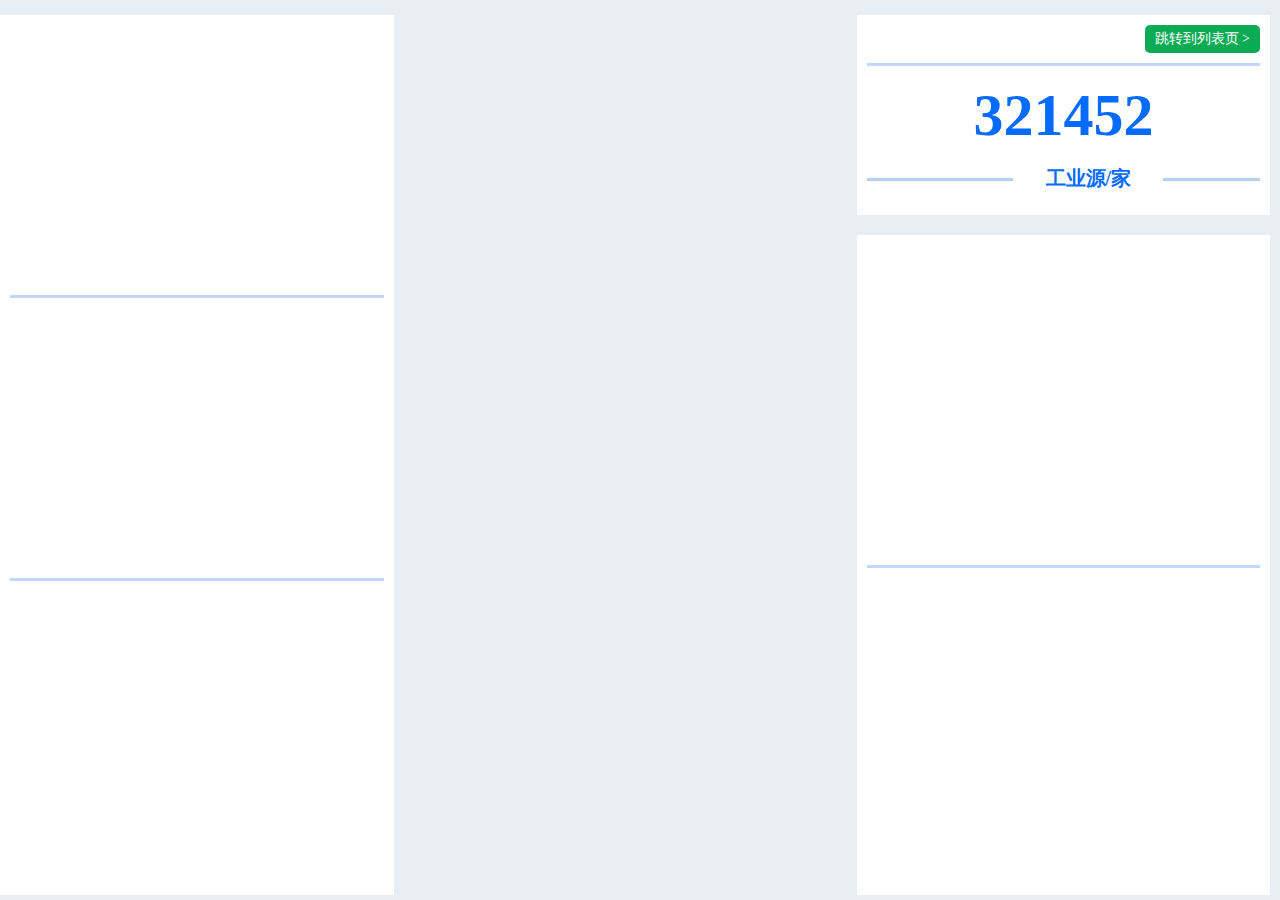
<file: sanwei/emission-factors.html>
<!DOCTYPE html>
<html lang="en">
<head>
    <meta charset="UTF-8">
    <title>排放要素</title>
    <link rel="stylesheet" href="./static/css/emission-factors.css">
    <script src="./static/js/jquery/2.1.4/jquery.min.js"></script>
    <script type="text/javascript" src="./static/js/echarts-4.8.0.min.js"></script>
    <script src="http://api.tianditu.gov.cn/api?v=4.0&tk=1ba28f01e98128de134ad639451eb0b2" type="text/javascript"></script>
    <script src="./static/js/d3.js" charset="utf-8"></script>
    <script src="./static/js/D3SvgOverlay.js"></script>
    <script src="./static/js/CarTrack.js"></script>
</head>
<body>
<div class="page-container">
    <div class="left">
        <div id="hyzb" >

        </div>
        <div id="qxzb">

        </div>
        <div id="qylxfb">

        </div>
    </div>
    <div class="middle">
        <div id="mapDiv"></div>
    </div>
    <div class="right">
        <div id="gyy">
            <div class="goToHome-container">
                <a href="" class="goToHome">
                    跳转到列表页 >
                </a>
                <div class="clearfix"></div>
            </div>
            <p class="total-factories">
                321452
            </p>
            <div class="total-factories-label">
                <div class="line"></div>
                <div class="factory-label">工业源/家</div>
            </div>
        </div>
        <div class="qy-container">
            <div id="qyywfb"></div>
            <div id="qywtfb"></div>
        </div>

    </div>
</div>
</body>
<script>
    var hyzbChart,qxzbChart,qylxChart,qyywChart,qywtChart,map,overlayerLabel;
    var zoom = 9.2;
    var areas = [];
    var hyzbDom = document.getElementById("hyzb");
    var qxzbDom = document.getElementById("qxzb");
    var qylxDom = document.getElementById("qylxfb");
    var qyywfbDom = document.getElementById("qyywfb");
    var qywtDom = document.getElementById("qywtfb");
    //行业占比
    function hyzb(){
        if(hyzbChart){
            hyzbChart.dispose();
        }
        hyzbChart = echarts.init(hyzbDom);
        let echartData = [
            {
                'name': 'V类',
                'value': 27
            },
            {
                'name': 'Ⅱ类',
                'value': 24
            },
            {
                'name': 'Ⅲ类',
                'value': 18
            },
            {
                'name': 'Ⅳ类',
                'value': 31
            }
        ];
        let formatNumber = function(num) {
            let reg = /(?=(\B)(\d{3})+$)/g;
            return num.toString().replace(reg, ',');
        }
        let total = echartData.reduce((a, b) => {
            return a + b.value * 1
        }, 0);

        var option = {
            backgroundColor: '#FFF',
            color: ['#FF771C', '#0084FF', '#00B71A', '#FBBB02'],
            // tooltip: {
            //     trigger: 'item'
            // },
            title: [{
                text:'行业占比',
                top: 'center',
                left: 'center',
                textStyle: {
                    rich: {
                        name: {
                            fontSize: 20,
                            fontWeight: 'normal',
                            color: '#666666',
                            padding: [10, 0]
                        },
                        val: {
                            fontSize: 32,
                            fontWeight: 'bold',
                            color: '#333333',
                        }
                    }
                }
            }],
            series: [{
                type: 'pie',
                radius: ['70px', '90px'],
                center: ['50%', '50%'],
                data: echartData,
                hoverAnimation: false,
                itemStyle: {
                    normal: {
                        borderColor: '#FFF',
                        borderWidth: 2
                    }
                },
                labelLine: {
                    normal: {
                        length: 20,
                        length2: 80,
                        lineStyle: {
                            color: '#e6e6e6'
                        }
                    }
                },
                label: {
                    normal: {
                        formatter: params => {
                            return (
                                '{icon|●}{name|' + params.name + '}{value|' +
                                formatNumber(params.value) + '%}'
                            );
                        },
                        padding: [0 , -100, 25, -100],
                        rich: {
                            icon: {
                                fontSize: 16
                            },
                            name: {
                                fontSize: 16,
                                padding: [0, 10, 0, 4],
                                color: '#666666'
                            },
                            value: {
                                fontSize: 16,
                                color: '#333333'
                            }
                        }
                    }
                },
            }]
        };
        hyzbChart.setOption(option);
    }
    //区县占比
    function qxzb(){
        if(qxzbChart){
            qxzbChart.dispose();
        }
        qxzbChart = echarts.init(qxzbDom);
        let echartData = [
            {
                'name': 'V类',
                'value': 27
            },
            {
                'name': 'Ⅱ类',
                'value': 24
            },
            {
                'name': 'Ⅲ类',
                'value': 18
            },
            {
                'name': 'Ⅳ类',
                'value': 31
            }
        ];
        let formatNumber = function(num) {
            let reg = /(?=(\B)(\d{3})+$)/g;
            return num.toString().replace(reg, ',');
        }
        let total = echartData.reduce((a, b) => {
            return a + b.value * 1
        }, 0);

        var option = {
            backgroundColor: '#FFF',
            color: ['#FF771C', '#0084FF', '#00B71A', '#FBBB02'],
            // tooltip: {
            //     trigger: 'item'
            // },
            title: [{
                text:' 区县占比',
                top: 'center',
                left: 'center',
                textStyle: {
                    rich: {
                        name: {
                            fontSize: 20,
                            fontWeight: 'normal',
                            color: '#666666',
                            padding: [10, 0]
                        },
                        val: {
                            fontSize: 32,
                            fontWeight: 'bold',
                            color: '#333333',
                        }
                    }
                }
            }],
            series: [{
                type: 'pie',
                radius: ['70px', '90px'],
                center: ['50%', '50%'],
                data: echartData,
                hoverAnimation: false,
                itemStyle: {
                    normal: {
                        borderColor: '#FFF',
                        borderWidth: 2
                    }
                },
                labelLine: {
                    normal: {
                        length: 20,
                        length2: 80,
                        lineStyle: {
                            color: '#e6e6e6'
                        }
                    }
                },
                label: {
                    normal: {
                        formatter: params => {
                            return (
                                '{icon|●}{name|' + params.name + '}{value|' +
                                formatNumber(params.value) + '%}'
                            );
                        },
                        padding: [0 , -100, 25, -100],
                        rich: {
                            icon: {
                                fontSize: 16
                            },
                            name: {
                                fontSize: 16,
                                padding: [0, 10, 0, 4],
                                color: '#666666'
                            },
                            value: {
                                fontSize: 16,
                                color: '#333333'
                            }
                        }
                    }
                },
            }]
        };
        qxzbChart.setOption(option);
    }
    //行业类型分类
    function qylx(){
        if(qylxChart){
            qylxChart.dispose();
        }
        qylxChart = echarts.init(qylxDom);
        var data1 = [132, 324, 327, 452, 365];
        var option = {
            backgroundColor:'#FFF',
            title:{
                text:'企业类型分布' ,
                left:'center',
                top:15,
                textStyle:{
                    color:'#0090FF'
                }
            },
            grid:{
                height:'70%'
            },
            tooltip: {
                trigger: 'axis',
                axisPointer: {            // 坐标轴指示器，坐标轴触发有效
                    type: 'shadow'        // 默认为直线，可选为：'line' | 'shadow'
                }
            },
            xAxis: [
                {
                    type: 'category',
                    data: ['废水', '废气', '固废', '重金属', '辐射'],
                    axisTick: {
                        show:false,
                        alignWithLabel: true
                    },
                    axisLabel:{
                        fontSize:16
                    }
                }
            ],
            yAxis: [
                {
                    type: 'value',
                    axisLine:{
                        show:false
                    },
                    axisLabel:{
                        fontSize:16
                    },
                }
            ],
            series: [
                {
                    type: 'bar',
                    barWidth: '40%',
                    data: data1,
                    roundCap: true,
                    itemStyle:{
                        color:'#0090FF',
                        barBorderRadius: 5
                    }
                }
            ]
        };
        qylxChart.setOption(option);
    }
    //企业业务分布
    function array2obj(array,key) {
        var resObj = {};
        for(var i=0;i<array.length;i++){
            resObj[array[i][key]] = array[i];
        }
        return resObj;
    }
    function qyywfb(){
        if(qyywChart){
            qyywChart.dispose();
        }
        qyywChart = echarts.init(qyywfbDom);

        let color = ['#6A66FF', '#0090FF', '#00C039','#EDA741'];
        let chartData = [
            {
                name: "审批",
                value: 4000
            },
            {
                name: "监测",
                value: 200
            },
            {
                name: "处罚",
                value: 100
            },
            {
                name: "投诉",
                value: 100
            }
        ];
        let arrName = [];
        let arrValue = [];
        let objData = array2obj(chartData, "name");
        let sum = 0;
        let pieSeries = [],
            lineYAxis = [];

        // 数据处理
        chartData.forEach((v, i) => {
            arrName.push(v.name);
            arrValue.push(v.value);
            sum = sum + v.value;
        })

        // 图表option整理
        chartData.forEach((v, i) => {
            pieSeries.push({
                type: 'pie',
                clockWise: false,
                hoverAnimation: false,
                radius: [65 - i * 13 + '%', 54 - i * 13 + '%'],
                center: ["30%", "50%"],
                label: {
                    show: false
                },
                data: [
                    {
                        value: v.value,
                        name: v.name
                    },
                    {
                        value: sum - v.value,
                        name: '',
                        itemStyle: {
                            color: "rgba(0,0,0,0)"
                        }
                    }
                ]
            });
            /*  pieSeries.push({
                  name: '',
                  type: 'pie',
                  silent: true,
                  z: 1,
                  clockWise: false, //顺时加载
                  hoverAnimation: false, //鼠标移入变大
                  radius: [65 - i * 15 + '%',57 - i * 15 + '%'],
                  center: ["30%", "50%"],
                  label: {
                      show: false
                  },
                  data: [{
                      value: 7.5,
                      itemStyle: {
                          color: "#E3F0FF"
                      }
                  }, {
                      value: 2.5,
                      name: '',
                      itemStyle: {
                          color: "rgba(0,0,0,0)"
                      }
                  }]
              });*/
            v.percent = (v.value / sum * 100).toFixed(1) + "%";
            lineYAxis.push({
                value: i,
                textStyle: {
                    rich: {
                        circle: {
                            color: color[i],
                            padding: [0, 5]
                        }
                    }
                }
            });
        });

        var option = {
            backgroundColor: '#fff',
            color: color,
            legend: {
                show: true,
                icon:"roundRect",
                top: "center",
                left: '60%',
                data: arrName,
                width:50,
                padding: [0, 5],
                itemGap: 25,
                formatter: function(name) {
                    return "{title|" + name + "}  {value|" + (objData[name].value) +"}  {title|家}"
                },

                textStyle: {
                    rich: {
                        title: {
                            fontSize: 16,
                            lineHeight: 15,
                            color: "#000"
                        },
                        value: {
                            fontSize: 18,
                            lineHeight: 20,
                            color: "#000"
                        }
                    }
                },
            },
            title:{
              text:'企业业务分布',
                left:'center',
                top:15,
              textStyle:{
                  color:'#0752FF',
                  fontSize:18
              }
            },
            grid: {
                top: '15%',
                bottom: '54%',
                left: "30%",
                containLabel: false
            },
            yAxis: [{
                type: 'category',
                inverse: true,
                axisLine: {
                    show: false
                },
                axisTick: {
                    show: false
                },
                axisLabel: {
                    formatter: function(params) {
                        let item = chartData[params];
                        console.log(item)
                        return '{icon|}{circle|●}{name|'+ item.name +'}{bd||}{percent|'+item.percent+'}{value|'+ item.value+'}'
                    },
                    interval: 0,
                    inside: true,
                    textStyle: {
                        color: "#333",
                        fontSize: 14,
                        rich: {
                            line: {
                                width: 170,
                                height: 10
                            },
                            name: {
                                color: '#666',
                                fontSize: 14,
                            },
                            bd: {
                                color: '#ccc',
                                padding: [0, 5],
                                fontSize: 14,
                            },
                            percent:{
                                color: '#333',
                                fontSize: 14,
                            },
                            value: {
                                color: '#333',
                                fontSize: 16,
                                fontWeight: 500,
                                padding: [0, 0, 0, 20]
                            },
                            unit: {
                                fontSize: 14
                            }
                        }
                    },
                    show: false
                },
                data: lineYAxis
            }],
            xAxis: [{
                show: false
            }],
            series: pieSeries
        };
        qyywChart.setOption(option);
    }
    //企业问题分布
    function qywtfb(){
           if(qywtChart){
               qywtChart.dispose();
           }
           qylxChart = echarts.init(qywtDom);
        var option = {
            title: {
                text: '企业问题分布',
                left:'center',
                top:15,
                textStyle:{
                    color:'#0752FF'
                }
            },
            tooltip: {
                trigger: 'axis',
                axisPointer: {
                    type: 'shadow'
                }
            },

            grid: {
                left: '3%',
                right: '4%',
                bottom: '3%',
                containLabel: true
            },
            xAxis: {
                type: 'value',
                boundaryGap: [0, 0.01],
                axisLabel:{
                    fontSize:16
                },
                axisTick:{
                    show:false
                },
                axisLine:{
                    show:false
                }
            },
            yAxis: {
                type: 'category',
                data: ['刺激性气味', '污水直排', '噪音扰民', '无许可证', '热点投诉', '2018黑名单企业'],
                axisLine:{
                    show:false
                },
                axisTick:{
                    show:false
                },
                axisLabel:{
                    fontSize:16
                }
            },
            series: [
                {
                    name: '2011年',
                    type: 'bar',
                    barCategoryGap:'50%',
                    data: [22, 15, 48, 35, 26, 18],
                    itemStyle:{
                        color:'#25BC69',
                        barBorderRadius: 5
                    }
                }
            ]
        };
        qylxChart.setOption(option);
    }
    //地图区域绘制
    var definedOverlay = T.Overlay.extend({
        initialize: function (lnglat, text, options) {
            this.lnglat = lnglat;
            this.setOptions(options);
            this._text = text;
        },
        onAdd: function (map) {
            this.map = map;
            var div = this._div = document.createElement("div");
            div.style.position = "absolute";
            div.style.backgroundColor = "#EE5D5B";
            div.style.border = "1px solid #BC3B3A";
            div.style.color = "white";
            div.style.height = "18px";
            div.style.padding = "2px";
            div.style.lineHeight = "18px";
            div.style.whiteSpace = "nowrap";
            div.style.MozUserSelect = "none";
            div.style.fontSize = "12px";
            div.style.zIndex = "1000";
            var span = this._span = document.createElement("span");
            div.appendChild(span);
            span.appendChild(document.createTextNode(this._text));
            var that = this;

            var arrow = this._arrow = document.createElement("div");
            arrow.style.background = "url(http://map.baidu.com/fwmap/upload/r/map/fwmap/static/house/images/label.png) no-repeat";
            arrow.style.position = "absolute";
            arrow.style.width = "11px";
            arrow.style.height = "10px";
            arrow.style.top = "22px";
            arrow.style.left = "10px";
            arrow.style.overflow = "hidden";
            div.appendChild(arrow);
            map.getPanes().overlayPane.appendChild(this._div);
            this.update(this.lnglat);
        },
        /**
         * 更新位置
         */
        update: function () {
            var pos = this.map.lngLatToLayerPoint(this.lnglat);
            this._div.style.top = ( pos.y - 36) + "px";
            this._div.style.left = (pos.x - 11) + "px";
        }
    });
    var definedOverlay2 = T.Overlay.extend({
        initialize: function (lnglat,area,mount, options) {
            this.lnglat = lnglat;
            this.setOptions(options);
            this.area = area;
            this.mount = mount;
        },
        onAdd: function (map) {
            this.map = map;
            var div = this._div = document.createElement("div");
            div.style.position = "absolute";
            div.style.backgroundColor = "#1C85F4";
            div.style.border = "1px solid #FFF";
            div.style.color = "white";
            div.style.width = "auto";
            div.style.height = "20px";
            div.style.padding = "10px";
            div.style.lineHeight = "18px";
            div.style.whiteSpace = "nowrap";
            div.style.MozUserSelect = "none";
            div.style.fontSize = "12px";
            div.style.zIndex = "1000";
            var p_area_node = document.createElement("p");
            p_area_node.className = 'area';
            div.appendChild(p_area_node);
            p_area_node.appendChild(document.createTextNode(this.area+' '));
            var p_mount_node = document.createElement("p");
            p_mount_node.className = 'mount';
            div.appendChild(p_mount_node);
            p_area_node.appendChild(document.createTextNode("工业源:"+this.mount));
            map.getPanes().overlayPane.appendChild(this._div);
            this.update(this.lnglat);
        },
        onRemove: function() {
            console.log()
            this.div = null;
            this.update();
        },
        getElement:function(dom){
        },
        /**
         * 更新位置
         */
        update: function () {
            var pos = this.map.lngLatToLayerPoint(this.lnglat);
            this._div.style.top = ( pos.y - 100) + "px";
            this._div.style.left = (pos.x - 150) + "px";
        }
    });
    function qyhz(){
        //初始化地图
        map = new T.Map('mapDiv');
        map.centerAndZoom(new T.LngLat(117.64247299973,24.51645999973), zoom);//中心点为漳州
        map.disableDoubleClickZoom();
        //获取地区工厂数量
        var loader = parent.layui.layer.load(0, {
            shade: [0.1,'#fff'] //0.1透明度的白色背景
        });
        $.getJSON('./static/json/zz_factories_data.json',function(res){
            if(res.code == 0){
                var factories = res.data;
                console.log('factories',factories)
                $.getJSON('./static/json/zz.json',function(res){
                    parent.layui.layer.close(loader);
                    var features = res.features;
                    var style = {
                        color: "#FFF",
                        weight: 2,
                        opacity: 1,
                        strokeStyle : "dashed", //虚线
                        fillColor : "#0090FF",
                        fillOpacity : 1 //透明度
                    };
                    if(features.length != 0){
                        features.forEach(function(feature){
                            var points = feature.geometry.coordinates[0][0];
                            var tPoints = [];
                            //添加标注
                            var center = new T.LngLat(feature.properties.centroid[0],feature.properties.centroid[1]);
                            var label = new T.Label({
                                text: feature.properties.name,
                                position: center,
                                offset: new T.Point(-40, 0)
                            });
                            label.setBackgroundColor("transparent").setBorderLine(0);
                            map.addOverLay(label);

                            //绘制标注
                            var factory = factories.find(function(item){
                                return item.name ==feature.properties.name;
                            })
                            if(factory){
                                var pdefinedOverlay = new definedOverlay(center, factory.mount,{});
                                map.addOverLay(pdefinedOverlay);
                            }
                            //绘制区域
                            points.forEach(function(item){
                                var point = new T.LngLat(item[0],item[1]);
                                tPoints.push(point);
                            });

                            var area = new T.Polygon(tPoints,style);
                            area.clicked = false;
                            console.log('area',area)
                            map.addOverLay(area);
                            areas.push(area);
                            //监听区域点击事件
                            area.addEventListener('click',function(e){
                                console.log('this',this.clicked)
                                if(!this.clicked){
                                    areas.forEach(function(item){
                                        item.clicked = false;
                                        item.setFillColor("#0090FF");
                                    });
                                    if(overlayerLabel){
                                        map.removeOverLay(overlayerLabel);
                                    }
                                    //overlayerLabel = new definedOverlay2(center,factory.name,factory.mount,{});
                                    var labelContent = "<div class='factory-label'>" +
                                        "<p class='area'>" +
                                        factory.name +
                                        "</p>" +
                                        "<p class='mount'>"+
                                        "工业源:"+
                                        factory.mount + "家"+
                                        "</p>"
                                        "</div>";
                                    overlayerLabel = new T.Label({
                                        text: labelContent,
                                        position: center,
                                        offset: new T.Point(-200, -100)
                                    });
                                    overlayerLabel.setBackgroundColor("#1C85F4").setBorderLine(2).setBorderColor('#FFF').setZindex(1001);
                                    console.log('overLay',overlayerLabel)
                                    map.addOverLay(overlayerLabel);
                                    this.clicked = true;
                                    this.setFillColor("#6A66FF");
                                }else{
                                    this.clicked = false;
                                    this.setFillColor("#0090FF");
                                    if(overlayerLabel){
                                        map.removeOverLay(overlayerLabel);
                                    }
                                }
                            })

                            //监听地图点击事件

                        })
                    }
                })
            }else{
                parent.layui.layer.close(loader);
                parent.layui.layer.msg(res.msg)
            }
        })

    }
    $(function(){
        //行业占比
        hyzb();
        //区县占比
        qxzb();
        //行业类型分类
        qylx();
        //企业业务分类
        qyywfb();
        //企业问题分类
        qywtfb();
        //绘制区域
        qyhz();
    })
</script>
</html>
</file>
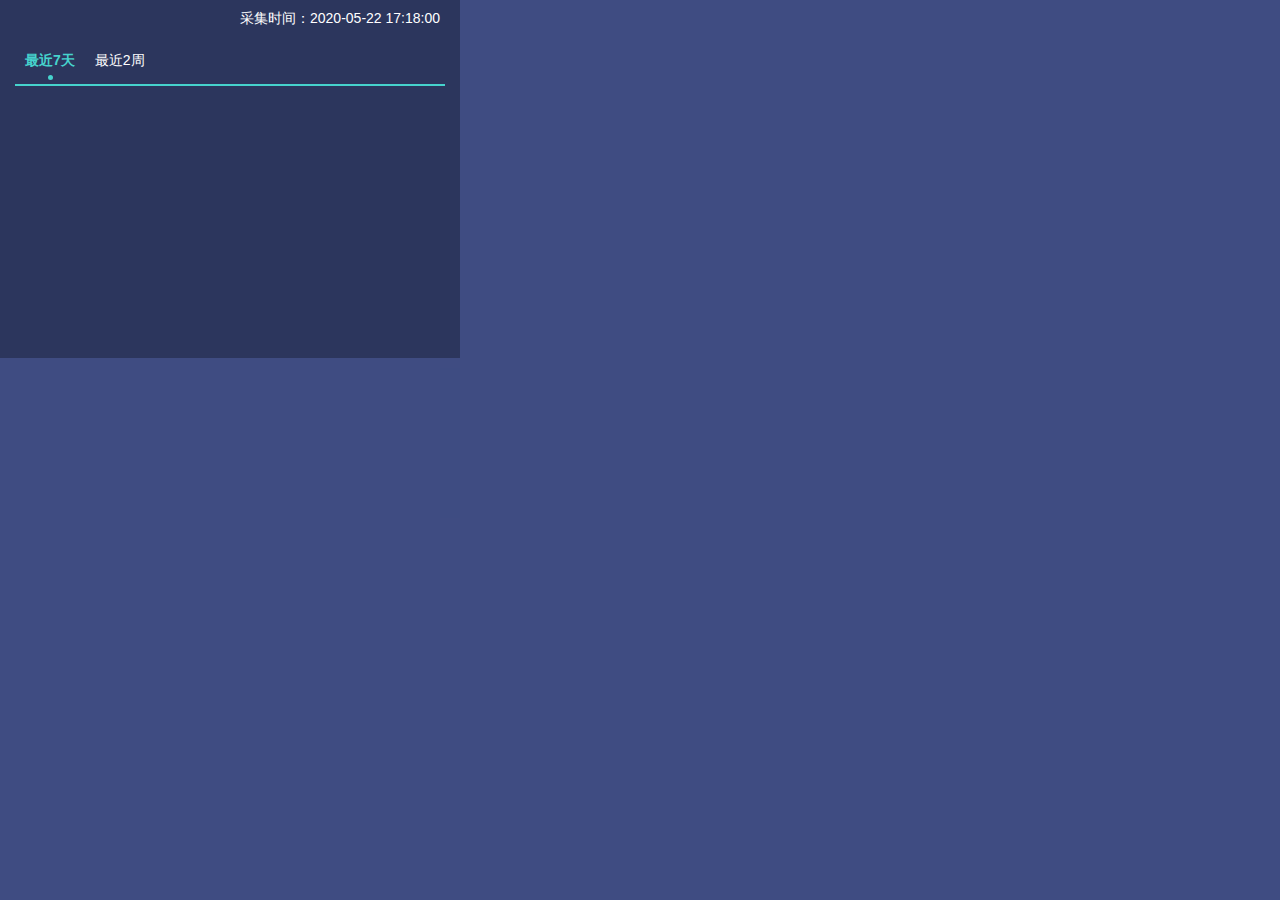
<file: sanwei/factoryInfo.html>
<!DOCTYPE html>
<html lang="en">
<head>
    <meta charset="UTF-8">
    <title>检测站信息</title>
    <link rel="stylesheet" href="./static/js/layui-v2.4.5/layui/css/layui.css">
    <link rel="stylesheet" href="./static/iconfont/iconfont.css">
    <link rel="stylesheet" href="./static/css/factoryInfo.css">
    <script type="text/javascript" src="./static/js/jquery/2.1.4/jquery.min.js"></script>
    <script type="text/javascript" src="./static/js/layui-v2.4.5/layui/layui.all.js"></script>
    <script type="text/javascript" src="./static/js/echarts.min.js"></script>
    <script src="./static/cesium/Cesium.js"></script>
</head>
<body>
    <div class="wrapper">
        <div class="current-tags-part">
            <ul class="tags-list">
             <!--   <li class="tags">
                    <span class="iconfont icon-zhibiao"></span>
                    <span id="current-temp"></span>
                </li>
                <li class="tags">
                    <span class="iconfont icon-zhibiao"></span>
                    <span id="current-ph"></span>
                </li>
                <li class="tags">
                    <span class="iconfont icon-zhibiao"></span>
                    <span id="current-oxgen"></span>
                </li>
                <li class="tags">
                    <span class="iconfont icon-zhibiao"></span>
                    <span id="current-conductivity"></span>
                </li>
                <li class="tags">
                    <span class="iconfont icon-zhibiao"></span>
                    <span id="current-turbidity"></span>
                </li>-->
            </ul>
            <p class="pick-date">采集时间：<span id="pick-date">2020-05-22 17:18:00</span></p>
        </div>
        <div class="chart-part">
            <ul class="tab-part">
                <li class="tab active" data-type="oneWeek">最近7天</li>
                <li class="tab" data-type="twoWeeks">最近2周</li>
            </ul>
            <div id="line-chart" style="width:100%; height:280px;"></div>
        </div>
        <div class="around-tags-part">
            <div class="around-list">
                <div class="scroll-hide-bar"></div>
               <!-- <div class="around-list-item">
                    <span class="address">东溪农场监测站</span>
                    <div class="ph">
                        <span class="level iconfont icon-zhibiao"></span>
                        <span>pH值 6.37mol/L</span>
                    </div>
                    <span class="distance"><1000m</span>
                </div>-->
            </div>
        </div>
    </div>
</body>
<script>
    var lineChart;
    //获取图表数据
    function initLineChart(tag){
        var req_url = "";
        switch(tag){
            case'oneWeek':
                req_url = "./static/json/lastOneWeekData.json";
                break;
            case'twoWeeks':
                req_url = "./static/json/lastTwoWeekData.json";
                break;
            default:
                req_url = "./static/json/lastOneWeekData.json";
                break;
        }
        $.getJSON(req_url,function(res){
            if(res.code == 0){
                if(lineChart){
                    lineChart.dispose();
                }
                lineChart = echarts.init(document.getElementById("line-chart"));
                var data = res.data;
                if(data.length !=0){
                    var legend = [];
                    var time = data[0].createArray.reverse();
                    var series = [];
                    data.forEach(function(item,index){
                        legend.push(item.name);
                      var tmp = {
                          name: item.name,
                          type: 'line',
                          data:item.valueArray.reverse()
                      }
                      series.push(tmp);
                    })
                    var option = {
                        tooltip: {
                            trigger: 'axis',
                            axisPointer: {
                                lineStyle: {
                                    color: '#57617B'
                                }
                            }
                        },
                        color:['#ff8f25','#5d60ff','#43ff44','#db40ff','#29caff'],
                        legend: {
                            icon: 'rect',
                            itemWidth: 14,
                            itemHeight: 5,
                            itemGap: 13,
                            data: legend,
                            right: '4%',
                            top:20,
                            textStyle: {
                                fontSize: 12,
                                color: '#F1F1F3'
                            }
                        },
                        grid: {
                            left: '3%',
                            right: '4%',
                            bottom: '7%',
                            containLabel: true
                        },
                        xAxis: [{
                            type: 'category',
                            boundaryGap: false,
                            axisLine: {
                                lineStyle: {
                                    color: '#FFF'
                                }
                            },
                            axisLabel:{
                                show:true,
                                formatter:function(value,index){
                                    var time = value.split(" ");
                                    return time[0]+"\n"+time[1];
                                },
                                color:'#FFF'
                            },
                            data:time
                        }],
                        yAxis: [{
                            type: 'value',
                            name: '数值',
                            axisTick: {
                                show: false
                            },
                            axisLine: {
                                lineStyle: {
                                    color: '#FFF'
                                }
                            },
                            axisLabel: {
                                show:false,
                                margin: 10,
                                textStyle: {
                                    fontSize: 14
                                }
                            },
                            splitLine: {
                                lineStyle: {
                                    color: '#FFF',
                                    type:'dashed'
                                }
                            }
                        }],
                        series: series
                    };
                    lineChart.setOption(option)
                }
            }else{
                layui.layer.msg("数据请求失败");
                return;
            }
        })


    }
    //获取距离
    function getDisTance(startPoint,endPoint){
        var distance = 0;
        var startCartographic = Cesium.Cartographic.fromDegrees(startPoint.longitude,startPoint.latitude);
        var endCartographic = Cesium.Cartographic.fromDegrees(endPoint.longitude,endPoint.latitude);
        /**根据经纬度计算出距离**/
        var geodesic = new Cesium.EllipsoidGeodesic();
        geodesic.setEndPoints(startCartographic, endCartographic);
        distance=geodesic.surfaceDistance.toFixed(2);
        return Math.ceil(distance);
    }
    $(function(){
        //获取数据
        var req_data = JSON.parse(decodeURIComponent(location.search.substr(1)).split("=")[1]);
        console.log(req_data)
        var startPoint = req_data;
        //获取监测点工厂
        $.getJSON('./static/json/factories_data.json',function(res){
            if(res.code == 0){
                console.log('res',res)
                var data = res.data;
                //过滤监测点工厂
                var targetList = data.filter(function(item){
                    if((item.latitude === startPoint.latitude)&&(item.longitude === startPoint.longitude)&&(item.POINTNAME === startPoint.POINTNAME)){
                        return false;
                    }else{
                        var distance = getDisTance(startPoint,item);
                        item.distance = distance;
                        return true;
                    }
                })
                console.log('targetList',targetList)
                if(targetList.length !=0){
                    //排序targetList
                    targetList.sort(function(a,b){
                        return a.distance - b.distance
                    })
                    console.log('distance',targetList)
                    var aroundList = "";
                    targetList.forEach(function(item){
                        var levelClass="";
                        console.log('level',item.pointQualityLevel)
                        switch(item.pointQualityLevel){
                            case"Ⅰ":
                                levelClass = 'level-0';
                                break;
                            case"Ⅱ":
                                levelClass = 'level-1';
                                break;
                            case"Ⅲ":
                                levelClass = 'level-2';
                                break;
                            case"Ⅳ":
                                levelClass = 'level-3';
                                break;
                            case"Ⅴ":
                                levelClass = 'level-4';
                                break;
                            case"劣Ⅴ":
                                levelClass = 'level-5';
                                break;
                            case"未知":
                                levelClass = 'no-data';
                                break;
                            default:
                                levelClass = 'no-data';
                                break;
                        }
                        aroundList+=" <div class=\"around-list-item\">\n" +
                            "                    <span class=\"address\">"+item.POINTNAME+"</span>\n" +
                            "                    <div class=\"ph\">\n" +
                            "                        <span class=\"level iconfont icon-zhibiao "+levelClass+"\"></span>\n" +
                            "                        <span>pH值 "+item.pH+"mol/L</span>\n" +
                            "                    </div>\n" +
                            "                    <span class=\"distance\"><"+item.distance+"m</span>\n" +
                            "                </div>";
                    })
                    $(".around-list").find(".around-list-item").remove();
                    $(".around-list").append(aroundList);
                }
            }else{
                layui.layer.msg('获取数据失败');
            }
        })

        //获取指标数据
        $.getJSON('./static/json/monitorValue.json',function(res){
            if(res.code == 0);
            var data = res.data.list;
            data.forEach(function(item){
                var $li = $(" <li class=\"tags\">" +
                                "<div class=\"left\">" +
                                    "<span class=\"iconfont icon-zhibiao\"></span>" +
                                    "<span class=\"tag-name\"></span>"+
                                "</div>"+
                                "<span class=\"current-tags-value\"></span>" +
                            "</li>")
                var levelClass = "";
                var unit = "";
                switch(item.pollutantName){
                    case'水温':
                        unit = "°C";
                        break;
                    case'pH 值':
                        unit="mol/L";
                        break;
                    case'溶解氧':
                        unit="%";
                        break;
                    case'电导率':
                        unit="S/m";
                        break;
                    case'浑浊度':
                        unit="NTU";
                        break;
                }
                switch(item.resultQualityName){
                    case"Ⅰ类":
                        levelClass = 'level-0';
                        break;
                    case"Ⅱ类":
                        levelClass = 'level-1';
                        break;
                    case"Ⅲ类":
                        levelClass = 'level-2';
                        break;
                    case"Ⅳ类":
                        levelClass = 'level-3';
                        break;
                    case"Ⅴ类":
                        levelClass = 'level-4';
                        break;
                    case"劣Ⅴ类":
                        levelClass = 'level-5';
                        break;
                    case"未知":
                        levelClass = 'no-data';
                        break;
                    default:
                        levelClass = 'no-data';
                        break;
                }
                //设置图标颜色
                $li.find(".iconfont").addClass(levelClass);
                //设置指标名称
                $li.find(".tag-name").html(item.pollutantName);
                //设置指标值
                $li.find(".current-tags-value").html(item.pollutantValue+unit);
                $(".tags-list").append($li);
                //设置采集时间
                $("#pick-date").html(item.updateTime)
            })
        })
        //初始化图表信息
        initLineChart('oneWeek');
        //监听1周还是2周点击事件
        $(".tab").on('click',function(){
            var type = $(this).attr("data-type");
            $(".tab").removeClass("active");
            $(this).addClass("active");
            initLineChart(type);
        })
    })
</script>
</html>
</file>
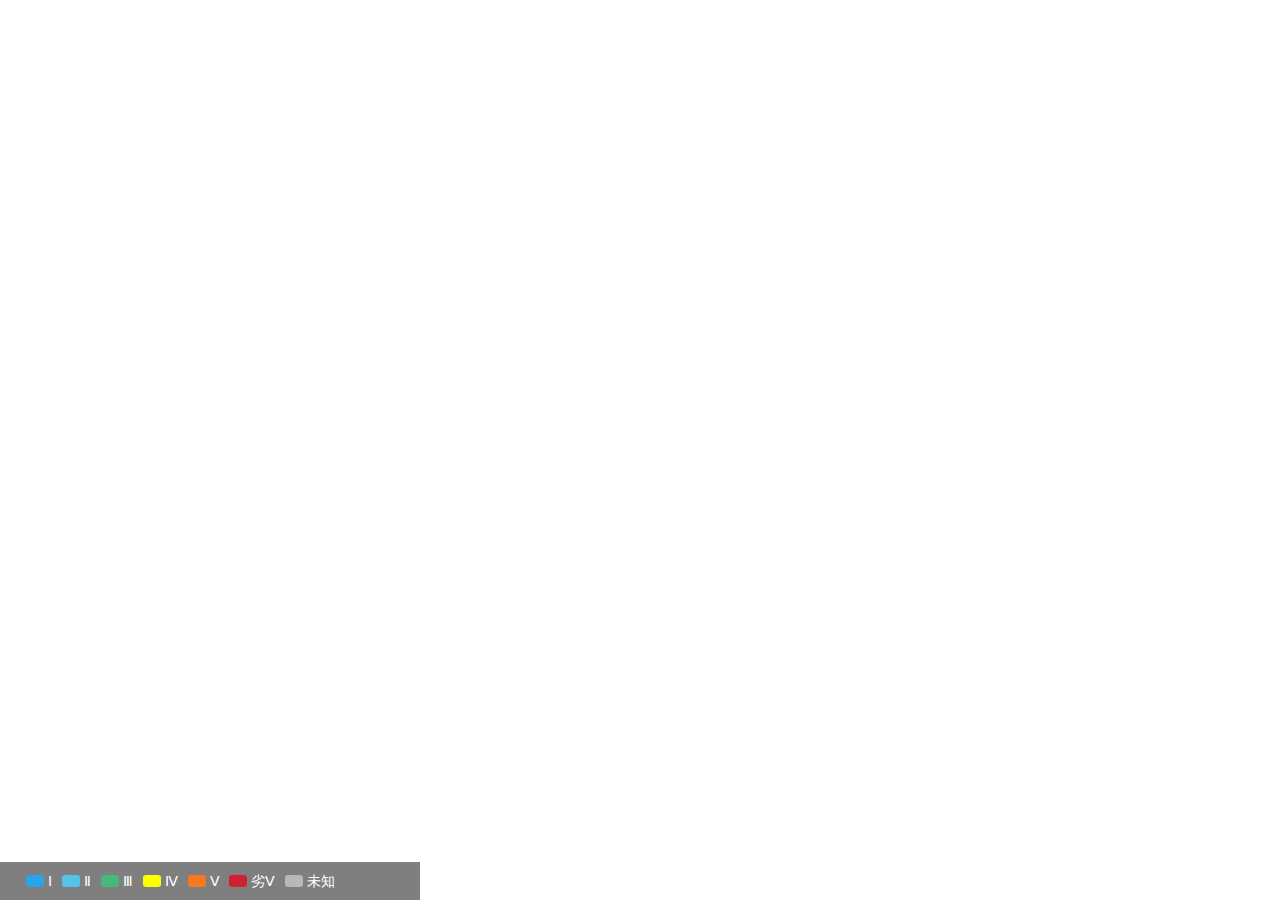
<file: sanwei/index_no_river.html>
<!DOCTYPE html>
<html lang="en">
<head>
    <meta charset="UTF-8">
    <title>国家地理信息公共服务平台 天地图</title>
    <meta name="viewport" content="width=device-width, initial-scale=1">
    <meta http-equiv="X-UA-Compatible" content="IE=edge, chrome=1">
    <meta name="renderer" content="webkit">
	<meta http-equiv="Pragma" content="no-cache">
    <meta http-equiv="Cache-Control" content="no-cache">
    <meta http-equiv="Expires" content="0">
    <link rel="stylesheet" href="./static/js/layui-v2.4.5/layui/css/layui.css">
    <link rel="stylesheet" type="text/css" href="./static/cesium/Widgets/widgets.css" />
    <link rel="stylesheet" href="./static/css/index.css">
    <script type="text/javascript" src="./static/js/jquery/2.1.4/jquery.min.js"></script>
    <script type="text/javascript" src="./static/js/layui-v2.4.5/layui/layui.all.js"></script>
    <script src="./static/cesium/Cesium.js"></script>
    <script src="https://api.tianditu.gov.cn/cdn/plugins/cesium/cesiumTdt.js"></script>
    <script src="./static/js/viewerCesiumNavigationMixin.js"></script>
</head>
<body>
    <div id="cesiumContainer"></div>
    <div class="map-legend-container" style="z-index: 998;position:absolute;bottom:0px;left:0px;">
        <div class="grade-legend">
            <div class="legend" style="width:400px;color:#fff">
                <span class="item water_excellent"></span>Ⅰ
                <span class="item water_good"></span>Ⅱ
                <span class="item water_mild"></span>Ⅲ
                <span class="item water_moderate"></span>Ⅳ
                <span class="item water_severe"></span>Ⅴ
                <span class="item water_dangerous"></span>劣Ⅴ
                <span class="item"></span>未知
            </div>
        </div>
    </div>
	<script>
        //加载完图形后执行的内容
        function callback(){
            //获取各个厂的数据
            $.getJSON('./static/json/factories_data.json',function(res){
                console.log('res',res)
                if(res.code == 0){
                    var data = res.data;
                    if(data && data.length != 0){
                        data.forEach(function(point){
                            console.log('point',point)
                            var color = "";
                            var billboard={
                                image: './static/images/station1.png',
                                width: 35,
                                height: 35,
                            }
                            switch(point.type){
                                case 1:
                                    switch(point.pointQualityLevel){
                                        case"Ⅰ":
                                            billboard.image = "./static/images/station1.png";
                                            break;
                                        case"Ⅱ":
                                            billboard.image = "./static/images/station2.png";
                                            break;
                                        case"Ⅲ":
                                            billboard.image = "./static/images/station3.png";
                                            break;
                                        case"Ⅳ":
                                            billboard.image = "./static/images/station4.png";
                                            break;
                                        case"Ⅴ":
                                            billboard.image = "./static/images/station5.png";
                                            break;
                                        case"劣Ⅴ":
                                            billboard.image = "./static/images/station6.png";
                                            break;
                                        case"未知":
                                            billboard.image = "./static/images/station7.png";
                                            break;
                                        default:
                                            billboard.image = "./static/images/station1.png";
                                            break;
                                    }
                                    break;
                                case 2:
                                    switch(point.pointQualityLevel){
                                        case"Ⅰ":
                                            billboard.image = "./static/images/enter1.png";
                                            break;
                                        case"Ⅱ":
                                            billboard.image = "./static/images/enter2.png";
                                            break;
                                        case"Ⅲ":
                                            billboard.image = "./static/images/enter3.png";
                                            break;
                                        case"Ⅳ":
                                            billboard.image = "./static/images/enter4.png";
                                            break;
                                        case"Ⅴ":
                                            billboard.image = "./static/images/enter5.png";
                                            break;
                                        case"劣Ⅴ":
                                            billboard.image = "./static/images/enter6.png";
                                            break;
                                        case"未知":
                                            billboard.image = "./static/images/enter7.png";
                                            break;
                                        default:
                                            billboard.image = "./static/images/enter1.png";
                                            break;
                                    }
                                    break;
                            }
                            viewer.entities.add({
                                id:point.id,
                                name :point.POINTNAME,
                                position : Cesium.Cartesian3.fromDegrees(point.longitude, point.latitude,100),
                                //点样式
                                point : {
                                    pixelSize : 35,
                                    color : Cesium.Color.fromCssColorString('rgba(216,196,0,0)'),
                                    outlineColor : Cesium.Color.WHITE,
                                    outlineWidth : 1,
                                },
                                billboard:billboard,
                                label : {
                                    text : point.POINTNAME,
                                    font : '12px sans-serif',
                                    showBackground:true,
                                    backgroundColor:Cesium.Color.fromCssColorString('rgba(0,0,0,0.7)'),
                                    style: Cesium.LabelStyle.FILL_AND_OUTLINE,
                                    outlineWidth : 1,
                                    //垂直位置
                                    verticalOrigin : Cesium.VerticalOrigin.TOP,
                                    //中心位置
                                    pixelOffset : new Cesium.Cartesian2(0, 20)
                                },
                                layload:point
                            })
                        })
                        //监听点击事件
                        var handler = new Cesium.ScreenSpaceEventHandler(viewer.scene.canvas);
                        handler.setInputAction(function (click) {
                            var pick = viewer.scene.pick(click.position);
                            if(pick && pick.id){
                                console.log('pick',pick)
                                var lng = pick.id._layload.longitude;
                                var lat =  pick.id._layload.latitude;
                                //移动相机
                                var height=viewer.camera.positionCartographic.height > 15000 ? 15000:viewer.camera.positionCartographic.height;
                                console.log('height',height)
                                viewer.camera.flyTo({
                                    // Cesium的坐标是以地心为原点，一向指向南美洲，一向指向亚洲，一向指向北极州
                                    // fromDegrees()方法，将经纬度和高程转换为世界坐标
                                    destination:Cesium.Cartesian3.fromDegrees(lng,lat,height),
                                    orientation:{
                                        // 指向
                                        heading:0.25304509312017665,
                                        // 视角
                                        pitch:-1.5706575951530484,
                                        roll:0.0
                                    },
                                    duration:1.5,
                                    complete:function(){
                                        //弹出框
                                        var layer = layui.layer;
                                        layer.open({
                                            id:'factoryInfo',
                                            title:pick.id._name,
                                            type: 2,
                                            content:'./factoryInfo.html?data='+encodeURIComponent(JSON.stringify(pick.id._layload)),
                                            area:['460px','780px'],
                                            offset:'l',
                                            btn:['关闭'],
                                            btnAlign:'c'
                                        })
                                    }
                                });

                            }
                        },Cesium.ScreenSpaceEventType.LEFT_CLICK)
                    }
                }else{
                    alert(res.msg)
                }
            })
        }
        //访问天地图tk
        var token = '55199b16063202aa3ffe6c06e1be2688';
        var viewer = "";
        //主要入参
        var option = {
            token,callback
        }
        function initMap(option){
            var default_option = {
                token:"",
                callback:"",
                map_target:"cesiumContainer"
            }
            option = Object.assign({},default_option,option);
            // 服务域名
            var tdtUrl = 'https://t{s}.tianditu.gov.cn/';
            // 服务负载子域
            var subdomains=['0','1','2','3','4','5','6','7'];
            // cesium 初始化
            viewer = new Cesium.Map(option.map_target, {
                shouldAnimate: true,
                selectionIndicator:false,
                infoBox:false,
                fullscreenButton:true,
                showCompass:true

            });
            //罗盘插件
            viewer.extend(Cesium.viewerCesiumNavigationMixin, {});
            //阳光
            viewer.scene.globe.enableLighting = true;
            // 抗锯齿
            viewer.scene.postProcessStages.fxaa.enabled=false;
            // 水雾特效
            viewer.scene.globe.showGroundAtmosphere = true;
            // 设置最大俯仰角，[-90,0]区间内，默认为-30，单位弧度
            viewer.scene.screenSpaceCameraController.constrainedPitch = Cesium.Math.toRadians(-20);
            // 取消默认的双击事件
            viewer.cesiumWidget.screenSpaceEventHandler.removeInputAction(Cesium.ScreenSpaceEventType.LEFT_DOUBLE_CLICK);

            // 叠加影像服务
            var imgMap = new Cesium.UrlTemplateImageryProvider({
                url: tdtUrl + 'DataServer?T=img_w&x={x}&y={y}&l={z}&tk=' + option.token,
                subdomains: subdomains,
                tilingScheme : new Cesium.WebMercatorTilingScheme()
            });
            viewer.imageryLayers.addImageryProvider(imgMap);
            // 叠加国界服务
            var iboMap = new Cesium.UrlTemplateImageryProvider({
                url: tdtUrl + 'DataServer?T=ibo_w&x={x}&y={y}&l={z}&tk=' + token,
                subdomains: subdomains,
                tilingScheme : new Cesium.WebMercatorTilingScheme()
            });
            viewer.imageryLayers.addImageryProvider(iboMap);

            // 叠加地形服务
            var terrainUrls = new Array();

            for (var i = 0; i < subdomains.length; i++){
                var url = tdtUrl.replace('{s}', subdomains[i]) + 'DataServer?T=elv_c&tk=' + token;
                terrainUrls.push(url);
            }

            var provider = new Cesium.GeoTerrainProvider({
                urls: terrainUrls
            });

            viewer.terrainProvider = provider;

            // 叠加三维地名服务
            var wtfs = new Cesium.GeoWTFS({
                viewer,
                //三维地名服务，使用wtfs服务
                subdomains:subdomains,
                metadata:{
                    boundBox: {
                        minX: -180,
                        minY: -90,
                        maxX: 180,
                        maxY: 90
                    },
                    minLevel: 1,
                    maxLevel: 20
                },
                aotuCollide: true, //是否开启避让
                collisionPadding: [5, 10, 8, 5], //开启避让时，标注碰撞增加内边距，上、右、下、左
                serverFirstStyle: true, //服务端样式优先
                labelGraphics: {
                    font:"28px sans-serif",
                    fontSize: 28,
                    fillColor:Cesium.Color.WHITE,
                    scale: 0.5,
                    outlineColor:Cesium.Color.BLACK,
                    outlineWidth: 5,
                    style:Cesium.LabelStyle.FILL_AND_OUTLINE,
                    showBackground:false,
                    backgroundColor:Cesium.Color.RED,
                    backgroundPadding:new Cesium.Cartesian2(10, 10),
                    horizontalOrigin:Cesium.HorizontalOrigin.MIDDLE,
                    verticalOrigin:Cesium.VerticalOrigin.TOP,
                    eyeOffset:Cesium.Cartesian3.ZERO,
                    pixelOffset:new Cesium.Cartesian2(0, 8)
                },
                billboardGraphics: {
                    horizontalOrigin:Cesium.HorizontalOrigin.CENTER,
                    verticalOrigin:Cesium.VerticalOrigin.CENTER,
                    eyeOffset:Cesium.Cartesian3.ZERO,
                    pixelOffset:Cesium.Cartesian2.ZERO,
                    alignedAxis:Cesium.Cartesian3.ZERO,
                    color:Cesium.Color.WHITE,
                    rotation:0,
                    scale:1,
                    width:18,
                    height:18
                }
            });

            //三维地名服务，使用wtfs服务
            wtfs.getTileUrl = function(){
                return tdtUrl + 'mapservice/GetTiles?lxys={z},{x},{y}&tk='+ token;
            }

            wtfs.getIcoUrl = function(){
                return tdtUrl + 'mapservice/GetIcon?id={id}&tk='+ token;
            }

            wtfs.initTDT([{"x":6,"y":1,"level":2,"boundBox":{"minX":90,"minY":0,"maxX":135,"maxY":45}},{"x":7,"y":1,"level":2,"boundBox":{"minX":135,"minY":0,"maxX":180,"maxY":45}},{"x":6,"y":0,"level":2,"boundBox":{"minX":90,"minY":45,"maxX":135,"maxY":90}},{"x":7,"y":0,"level":2,"boundBox":{"minX":135,"minY":45,"maxX":180,"maxY":90}},{"x":5,"y":1,"level":2,"boundBox":{"minX":45,"minY":0,"maxX":90,"maxY":45}},{"x":4,"y":1,"level":2,"boundBox":{"minX":0,"minY":0,"maxX":45,"maxY":45}},{"x":5,"y":0,"level":2,"boundBox":{"minX":45,"minY":45,"maxX":90,"maxY":90}},{"x":4,"y":0,"level":2,"boundBox":{"minX":0,"minY":45,"maxX":45,"maxY":90}},{"x":6,"y":2,"level":2,"boundBox":{"minX":90,"minY":-45,"maxX":135,"maxY":0}},{"x":6,"y":3,"level":2,"boundBox":{"minX":90,"minY":-90,"maxX":135,"maxY":-45}},{"x":7,"y":2,"level":2,"boundBox":{"minX":135,"minY":-45,"maxX":180,"maxY":0}},{"x":5,"y":2,"level":2,"boundBox":{"minX":45,"minY":-45,"maxX":90,"maxY":0}},{"x":4,"y":2,"level":2,"boundBox":{"minX":0,"minY":-45,"maxX":45,"maxY":0}},{"x":3,"y":1,"level":2,"boundBox":{"minX":-45,"minY":0,"maxX":0,"maxY":45}},{"x":3,"y":0,"level":2,"boundBox":{"minX":-45,"minY":45,"maxX":0,"maxY":90}},{"x":2,"y":0,"level":2,"boundBox":{"minX":-90,"minY":45,"maxX":-45,"maxY":90}},{"x":0,"y":1,"level":2,"boundBox":{"minX":-180,"minY":0,"maxX":-135,"maxY":45}},{"x":1,"y":0,"level":2,"boundBox":{"minX":-135,"minY":45,"maxX":-90,"maxY":90}},{"x":0,"y":0,"level":2,"boundBox":{"minX":-180,"minY":45,"maxX":-135,"maxY":90}}]);

            //添加geojson格式地理数据
           // Cesium.Math.setRandomNumberSeed(0);
         /*   var promise =Cesium.GeoJsonDataSource.load('./static/json/map_6.json');
            try{
                promise.then(function (dataSource) {
                    viewer.dataSources.add(dataSource);
                    var entities =dataSource.entities.values;
                    var colorHash = {};
                    for (var i = 0; i < entities.length;i++) {
                        var entity = entities[i];
                        var name = entity.name;
                        var color = colorHash[name];
                        if (!color) {
                            color =Cesium.Color.fromRandom({
                                alpha: 1.0
                            });
                            colorHash[name] = color;
                        }
                        entity.polygon.material =  Cesium.Color.fromCssColorString('rgba(0,229,106,0.3)');
                        entity.polygon.outline = false;
                         entity.polygon.extrudedHeight =1.0;
                    }
                })
            }catch(err){
                console.log('err',err)
            };
*/
           /* var promise = viewer.dataSources.add(Cesium.GeoJsonDataSource.load('./static/json/zz_river.json', {
                stroke: Cesium.Color.fromCssColorString('rgba(255,255,255,0.1)'),
                fill: Cesium.Color.fromCssColorString('rgba(9,125,49,1)'),
                strokeWidth: 3,
                markerSymbol: '?'
            }));*/

            //转移视角
            setTimeout(function(){
                viewer.camera.flyTo({
                    // Cesium的坐标是以地心为原点，一向指向南美洲，一向指向亚洲，一向指向北极州
                    // fromDegrees()方法，将经纬度和高程转换为世界坐标
                    destination:Cesium.Cartesian3.fromDegrees( 117.85102844238281,24.470275545811756,60000.0),
                    orientation:{
                        // 指向
                        heading:0.25304509312017665,
                        // 视角
                        pitch:-1.5706575951530484,
                        roll:0.0
                    },
                    complete:function(){
                       option.callback();
                    }
                });
            },3000)
        }
        initMap(option);
</script>
</body>
</html>
</file>
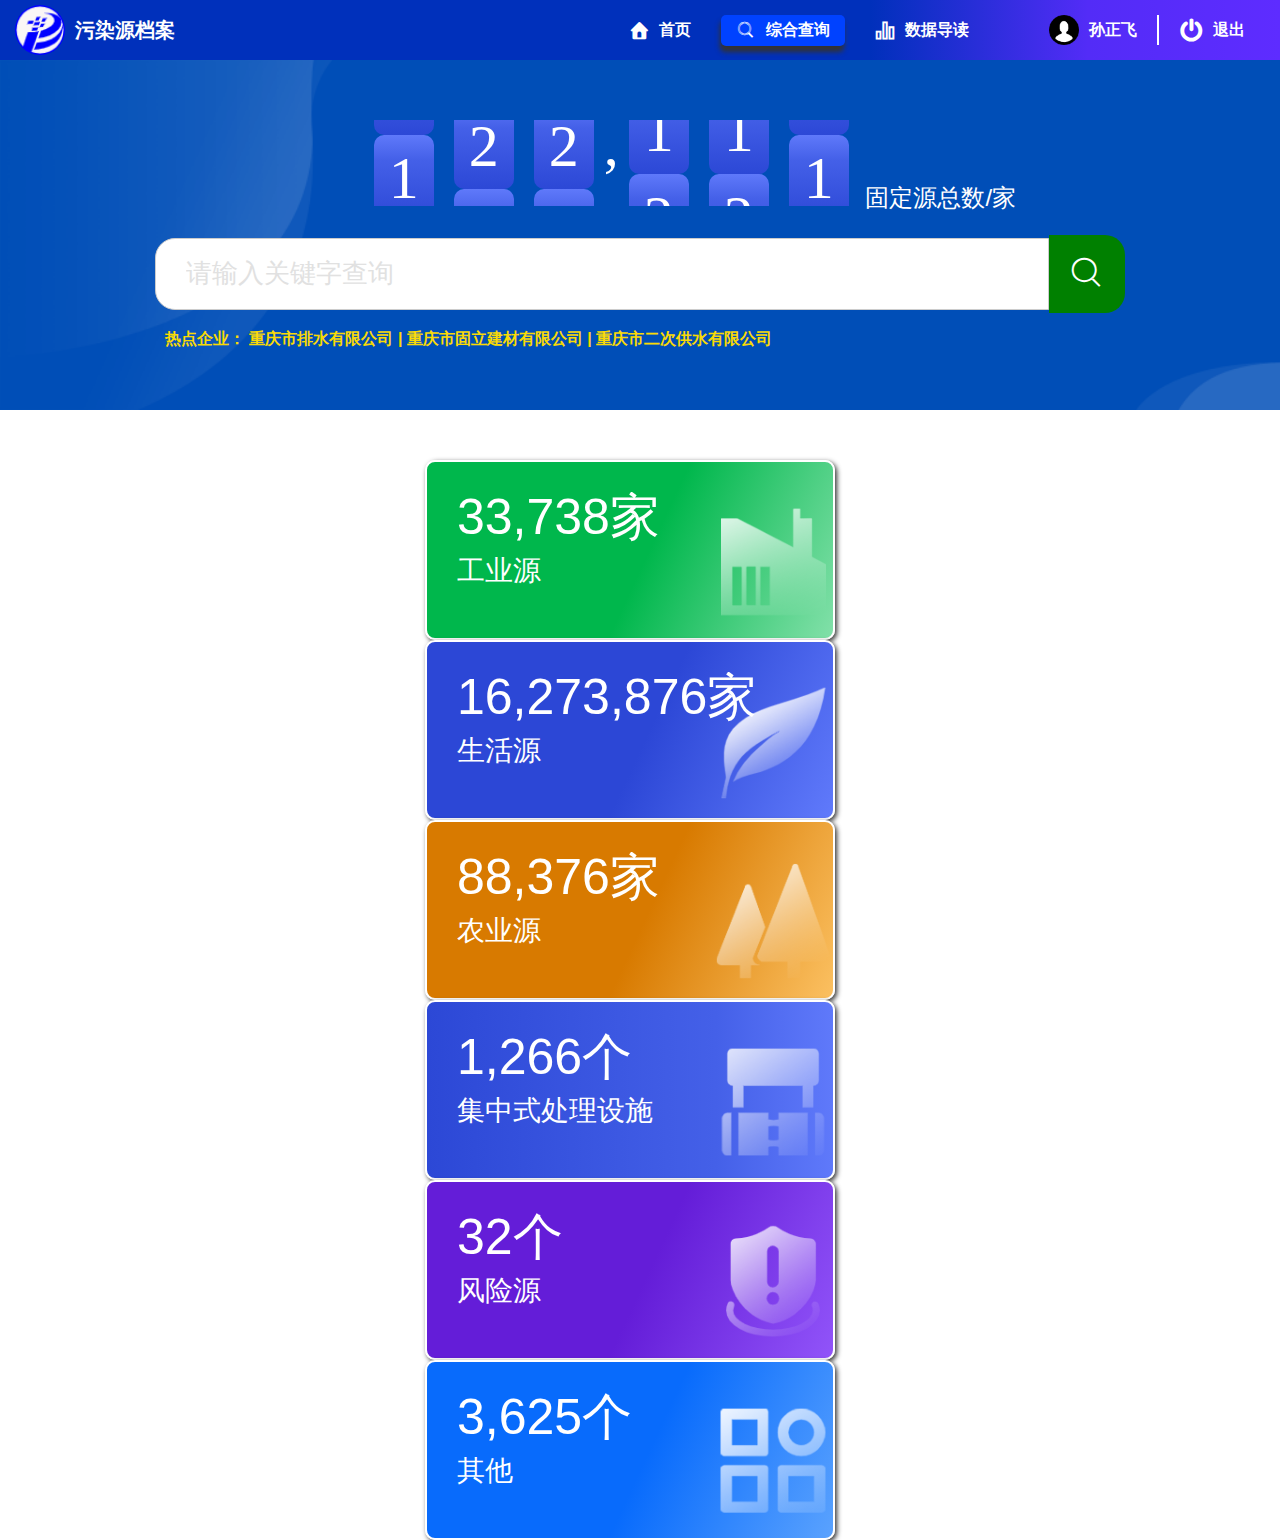
<file: sanwei/integratedQuery.html>
<!DOCTYPE html>
<html lang="en">
<head>
    <meta charset="UTF-8">
    <title>综合查询</title>
    <link rel="stylesheet" href="./static/css/integratedQuery.css">
    <link rel="stylesheet" href="./static/js/layui-v2.4.5/layui/css/layui.css">
    <link rel="stylesheet" href="./static/iconfont/iconfont.css">
    <script src="./static/js/jquery/2.1.4/jquery.min.js"></script>
    <script type="text/javascript" src="./static/js/layui-v2.4.5/layui/layui.all.js"></script>
    <script type="text/javascript" src="./static/js/numberAnimate.js"></script>
    <script>
        $(function(){
            $("#total-num").numberAnimate({num:'388553',pst:'',dot:0, speed:2000, symbol:","})
        })
    </script>
</head>
<body>
<div class="page-container">
    <div class="header">
        <a href="./displayData.html" class="logo-part">
            <img src="./static/images/logo.png" alt="">
            <span class="platform-name">污染源档案</span>
        </a>
        <div id="logout">
            <a href="./login.html">
                <span class="iconfont icon-084tuichu"></span>
                退出
            </a>
        </div>
        <div id="user">
            <a href="#">
                <img src="./static/images/user-default-pic.png" alt="">
                孙正飞
            </a>
        </div>
        <ul id="nav-list">
            <li class="nav-list-item">
                <a href="./displayData.html">
                    <span class="iconfont icon-shouye"></span>
                    首页
                </a>
            </li>
            <li class="nav-list-item active">
                <a href="./integratedQuery.html">
                    <span class="iconfont icon-chaxun"></span>
                    综合查询
                </a>
            </li>
            <li class="nav-list-item ">
                <a href="javascript:void(0)">
                    <span class="iconfont icon-zhibiao"></span>
                    数据导读
                </a>
            </li>
        </ul>
        <div class="clearfix"></div>
    </div>
    <div class="main">
        <div class="search-part">
            <div class="total-num">
                <p id="total-num">388553</p>
                固定源总数/家
            </div>
            <div class="search">
                <input type="text" placeholder="请输入关键字查询" id="search-input">
                <button type="button" class="search-btn">
                    <span class="iconfont icon-chaxun"></span>
                </button>
            </div>
            <p class="hot-enterprise">
                热点企业：
                <span>重庆市排水有限公司</span>
                |
                <span>重庆市固立建材有限公司</span>
                |
                <span>重庆市二次供水有限公司</span>
            </p>
        </div>
        <ul class="num-tags-list">
            <li class="num-tags-list-item gy">
                <a href="./searchResult.html">
                    <p class="num">33,738家</p>
                    <p class="tag">工业源</p>
                    <img src="./static/images/gyy.png" alt="" class="tag-icon">
                </a>
            </li>
            <li class="num-tags-list-item sh">
                <p class="num">16,273,876家</p>
                <p class="tag">生活源</p>
                <img src="./static/images/shy.png" alt="" class="tag-icon">
            </li>
            <li class="num-tags-list-item ny">
                <p class="num">88,376家</p>
                <p class="tag">农业源</p>
                <img src="./static/images/nyy.png" alt="" class="tag-icon">
            </li>
            <li class="num-tags-list-item jzs">
                <p class="num">1,266个</p>
                <p class="tag">集中式处理设施</p>
                <img src="./static/images/jzs.png" alt="" class="tag-icon">
            </li>
            <li class="num-tags-list-item fx">
                <p class="num">32个</p>
                <p class="tag">风险源</p>
                <img src="./static/images/fxy.png" alt="" class="tag-icon">
            </li>
            <li class="num-tags-list-item qt">
                <p class="num">3,625个</p>
                <p class="tag">其他</p>
                <img src="./static/images/qt.png" alt="" class="tag-icon">
            </li>
        </ul>
    </div>
</div>
</body>
</html>
</file>
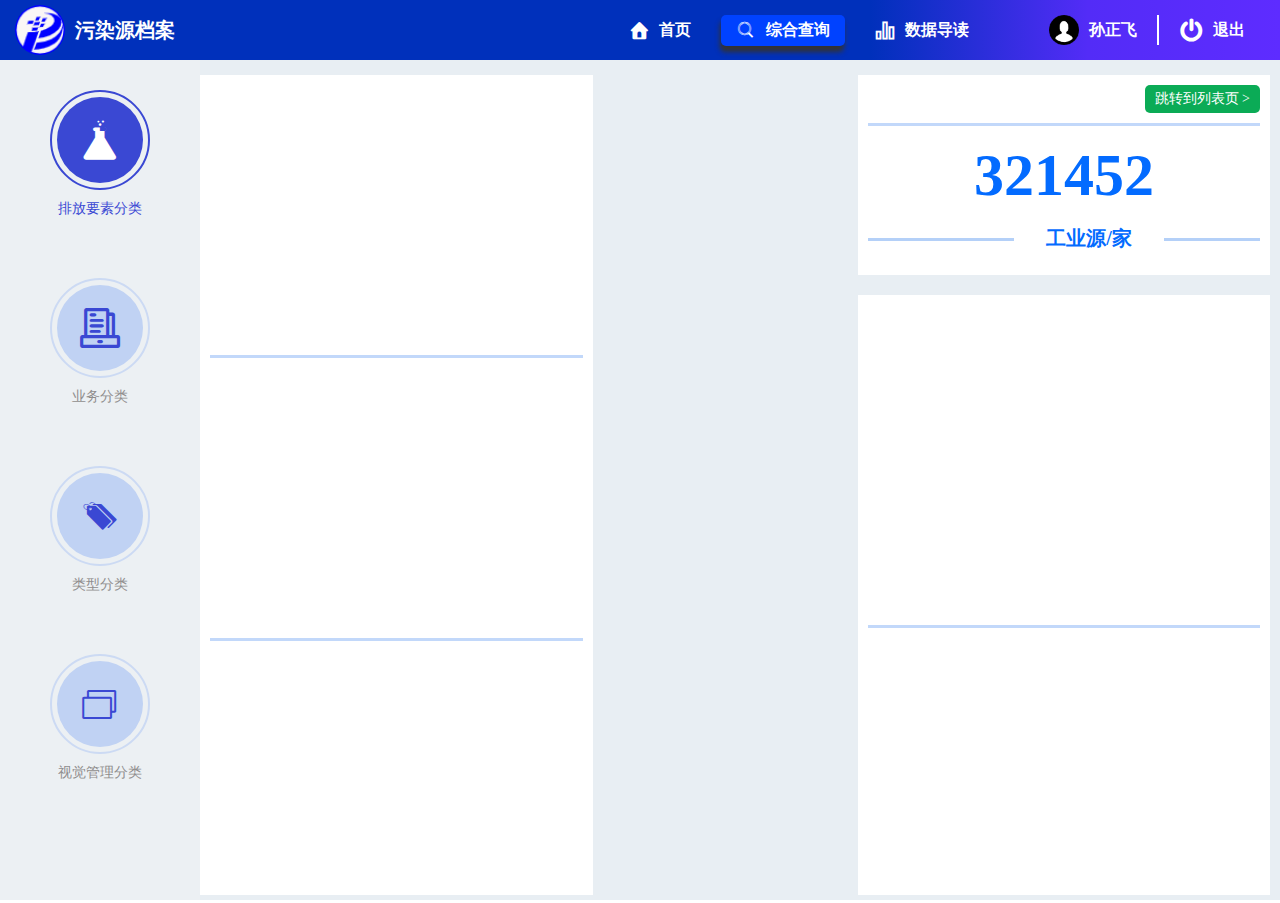
<file: sanwei/searchResult.html>
<!DOCTYPE html>
<html lang="en">
<head>
    <meta charset="UTF-8">
    <title>综合查询</title>
    <link rel="stylesheet" href="./static/css/searchResult.css">
    <link rel="stylesheet" href="./static/js/layui-v2.4.5/layui/css/layui.css">
    <link rel="stylesheet" href="./static/iconfont/iconfont.css">
    <script src="./static/js/jquery/2.1.4/jquery.min.js"></script>
    <script type="text/javascript" src="./static/js/layui-v2.4.5/layui/layui.all.js"></script>
    <script>
        $(function(){
            //监听导航栏点击
            $(".left .nav-list-item").on('click',function(){
                $(".left .nav-list-item").removeClass("active");
                $(this).addClass("active");
            })
            //初始化点击排放要素分类
            document.getElementById("pfys").click();
        })
    </script>
</head>
<body>
    <div class="page-container">
        <div class="header">
            <a href="./displayData.html" class="logo-part">
                <img src="./static/images/logo.png" alt="">
                <span class="platform-name">污染源档案</span>
            </a>
            <div id="logout">
                <a href="./login.html">
                    <span class="iconfont icon-084tuichu"></span>
                    退出
                </a>
            </div>
            <div id="user">
                <a href="#">
                    <img src="./static/images/user-default-pic.png" alt="">
                    孙正飞
                </a>
            </div>
            <ul id="nav-list">
                <li class="nav-list-item">
                    <a href="./displayData.html">
                        <span class="iconfont icon-shouye"></span>
                        首页
                    </a>
                </li>
                <li class="nav-list-item active">
                    <a href="./integratedQuery.html">
                        <span class="iconfont icon-chaxun"></span>
                        综合查询
                    </a>
                </li>
                <li class="nav-list-item ">
                    <a href="javascript:void(0)">
                        <span class="iconfont icon-zhibiao"></span>
                        数据导读
                    </a>
                </li>
            </ul>
            <div class="clearfix"></div>
        </div>
        <div class="main">
            <div class="left">
                <ul class="nav-list">
                    <li class="nav-list-item active">
                        <a href="./emission-factors.html" target="main" class="nav" id="pfys">
                            <div class="logo">
                                <div class="logo-container">
                                    <span class="iconfont icon--shiyanping"></span>
                                </div>
                            </div>
                            <span>排放要素分类</span>
                        </a>
                    </li>
                    <li class="nav-list-item" id="yw">
                        <a href="./bus-categories.html" target="main" class="nav">
                            <div class="logo">
                                <div class="logo-container">
                                    <span class="iconfont icon-wendang"></span>
                                </div>
                            </div>
                            <span>业务分类</span>
                        </a>
                    </li>
                    <li class="nav-list-item" id="lx">
                        <a href="http://www.baidu.com" target="main" class="nav">
                            <div class="logo">
                                <div class="logo-container">
                                    <span class="iconfont icon-biaoqiantags3"></span>
                                </div>
                            </div>
                            <span>类型分类</span>
                        </a>
                    </li>
                    <li class="nav-list-item" id="glsj">
                        <a href="http://www.baidu.com" target="main" class="nav">
                            <div class="logo">
                                <div class="logo-container">
                                    <span class="iconfont icon-shebeifenzuguanli"></span>
                                </div>
                            </div>
                            <span>视觉管理分类</span>
                        </a>
                    </li>
                </ul>
            </div>
            <div class="right">
                <iframe src="" style="width:100%;height:100%;" name="main" id="main" frameborder="0"></iframe>
            </div>
        </div>
    </div>
</body>
</html>
</file>
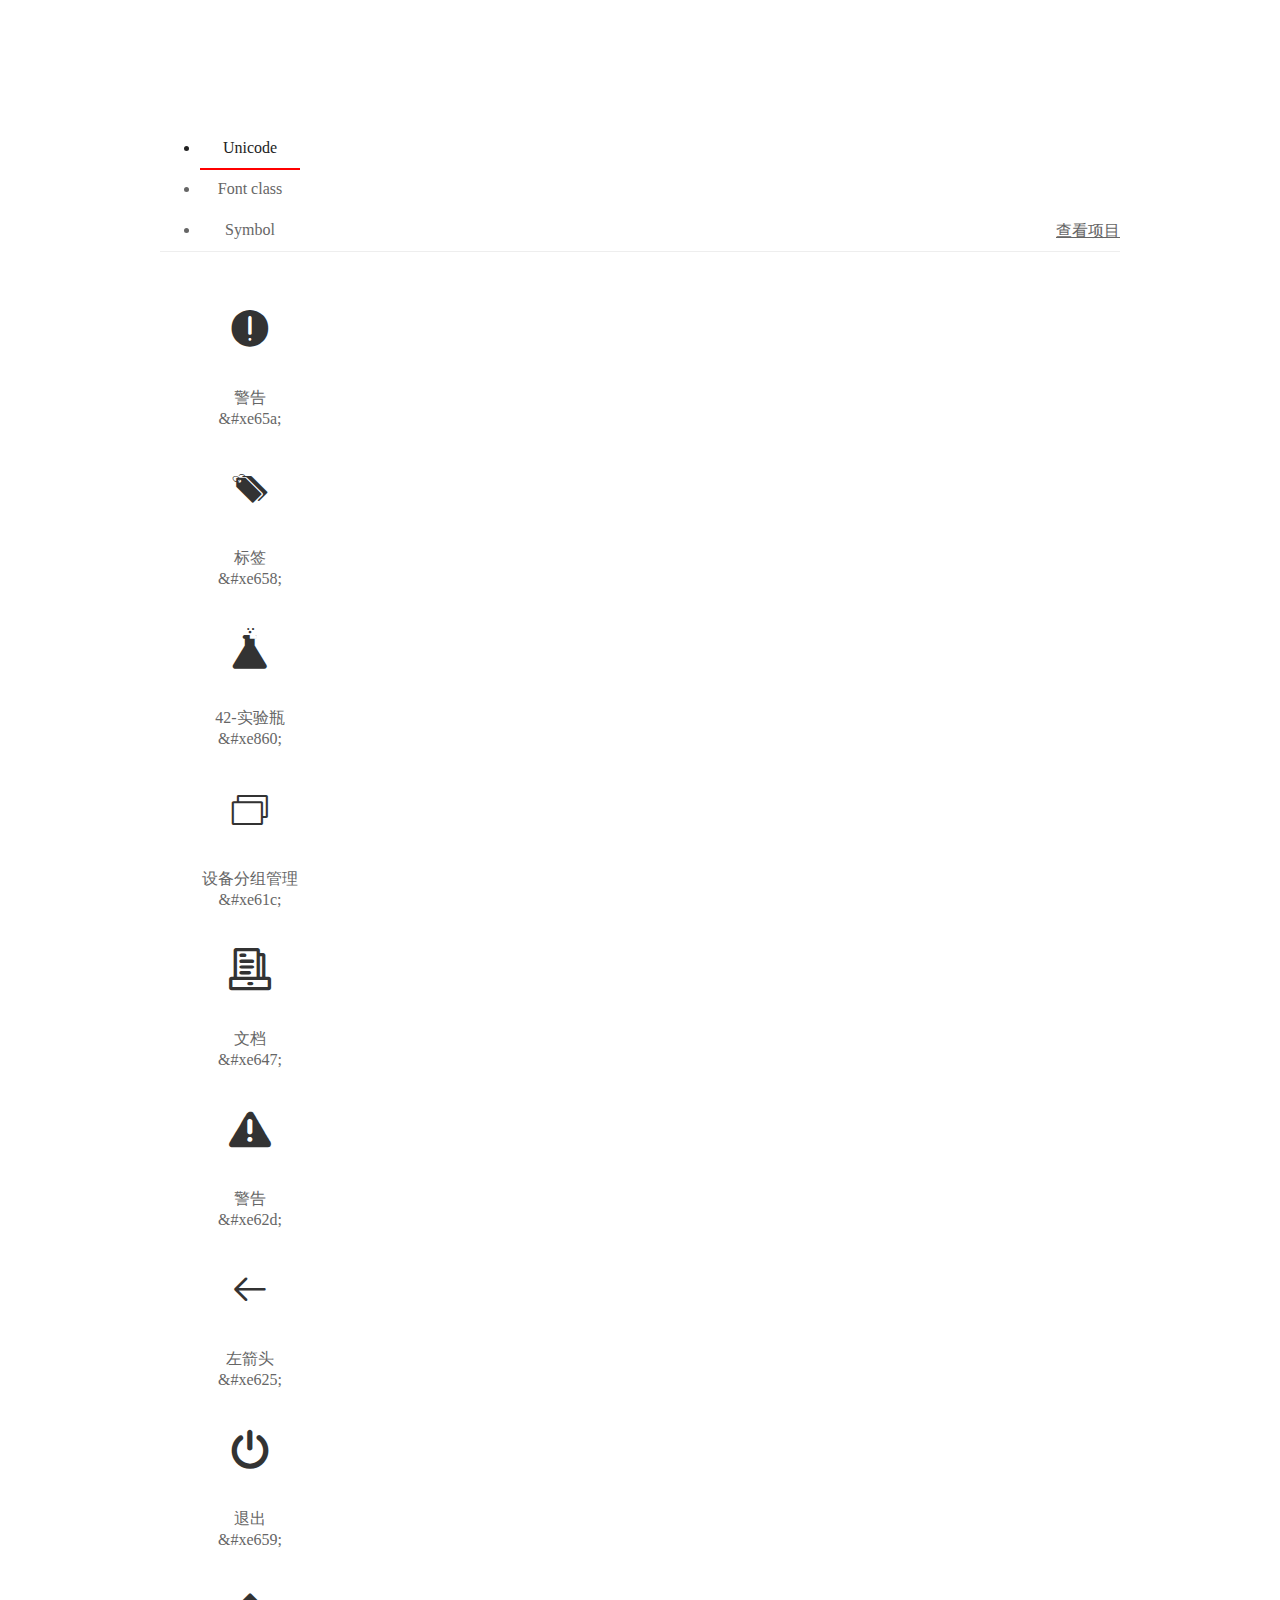
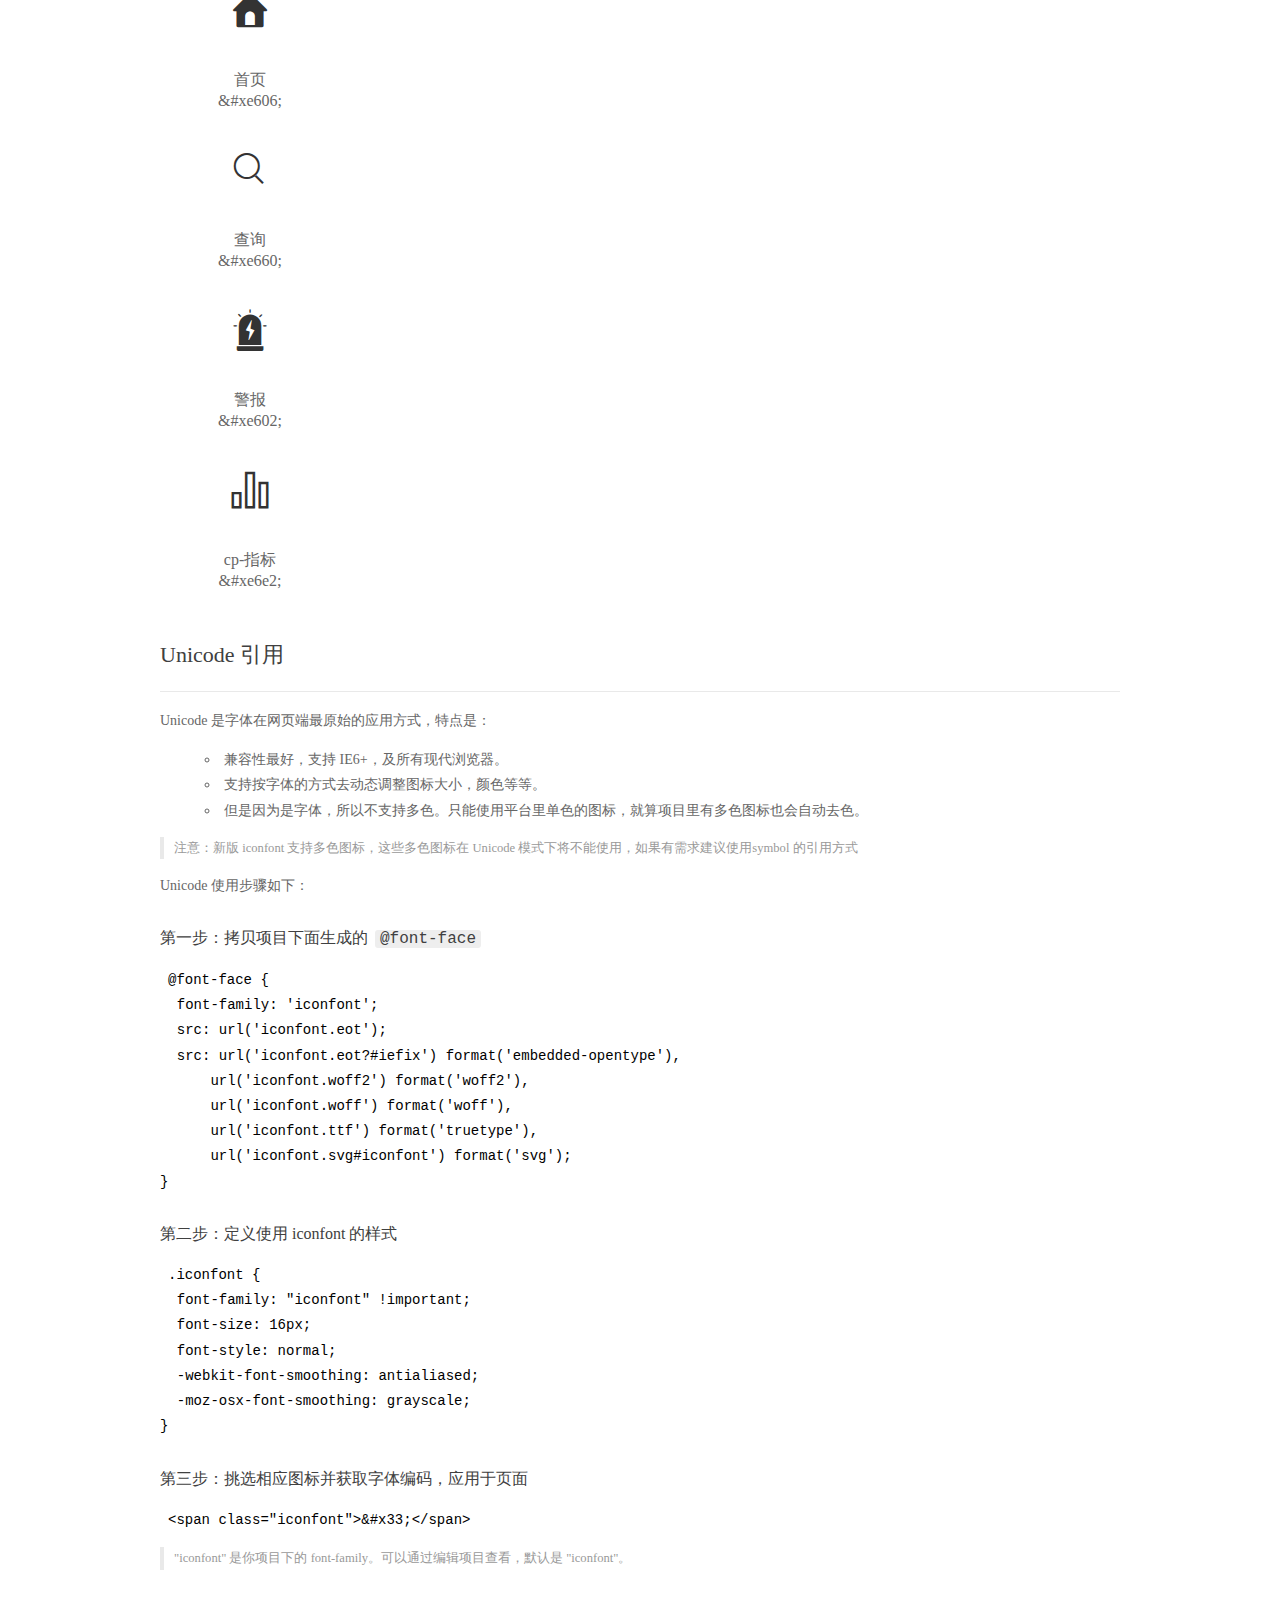
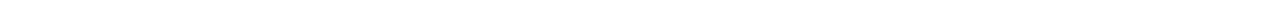
<file: sanwei/static/iconfont/demo_index.html>
<!DOCTYPE html>
<html>
<head>
  <meta charset="utf-8"/>
  <title>IconFont Demo</title>
  <link rel="shortcut icon" href="https://img.alicdn.com/tps/i4/TB1_oz6GVXXXXaFXpXXJDFnIXXX-64-64.ico" type="image/x-icon"/>
  <link rel="stylesheet" href="https://g.alicdn.com/thx/cube/1.3.2/cube.min.css">
  <link rel="stylesheet" href="demo.css">
  <link rel="stylesheet" href="iconfont.css">
  <script src="iconfont.js"></script>
  <!-- jQuery -->
  <script src="https://a1.alicdn.com/oss/uploads/2018/12/26/7bfddb60-08e8-11e9-9b04-53e73bb6408b.js"></script>
  <!-- 代码高亮 -->
  <script src="https://a1.alicdn.com/oss/uploads/2018/12/26/a3f714d0-08e6-11e9-8a15-ebf944d7534c.js"></script>
</head>
<body>
  <div class="main">
    <h1 class="logo"><a href="https://www.iconfont.cn/" title="iconfont 首页" target="_blank">&#xe86b;</a></h1>
    <div class="nav-tabs">
      <ul id="tabs" class="dib-box">
        <li class="dib active"><span>Unicode</span></li>
        <li class="dib"><span>Font class</span></li>
        <li class="dib"><span>Symbol</span></li>
      </ul>
      
      <a href="https://www.iconfont.cn/manage/index?manage_type=myprojects&projectId=1836152" target="_blank" class="nav-more">查看项目</a>
      
    </div>
    <div class="tab-container">
      <div class="content unicode" style="display: block;">
          <ul class="icon_lists dib-box">
          
            <li class="dib">
              <span class="icon iconfont">&#xe65a;</span>
                <div class="name">警告</div>
                <div class="code-name">&amp;#xe65a;</div>
              </li>
          
            <li class="dib">
              <span class="icon iconfont">&#xe658;</span>
                <div class="name">标签</div>
                <div class="code-name">&amp;#xe658;</div>
              </li>
          
            <li class="dib">
              <span class="icon iconfont">&#xe860;</span>
                <div class="name">42-实验瓶</div>
                <div class="code-name">&amp;#xe860;</div>
              </li>
          
            <li class="dib">
              <span class="icon iconfont">&#xe61c;</span>
                <div class="name">设备分组管理</div>
                <div class="code-name">&amp;#xe61c;</div>
              </li>
          
            <li class="dib">
              <span class="icon iconfont">&#xe647;</span>
                <div class="name">文档</div>
                <div class="code-name">&amp;#xe647;</div>
              </li>
          
            <li class="dib">
              <span class="icon iconfont">&#xe62d;</span>
                <div class="name">警告</div>
                <div class="code-name">&amp;#xe62d;</div>
              </li>
          
            <li class="dib">
              <span class="icon iconfont">&#xe625;</span>
                <div class="name">左箭头</div>
                <div class="code-name">&amp;#xe625;</div>
              </li>
          
            <li class="dib">
              <span class="icon iconfont">&#xe659;</span>
                <div class="name">退出</div>
                <div class="code-name">&amp;#xe659;</div>
              </li>
          
            <li class="dib">
              <span class="icon iconfont">&#xe606;</span>
                <div class="name">首页</div>
                <div class="code-name">&amp;#xe606;</div>
              </li>
          
            <li class="dib">
              <span class="icon iconfont">&#xe660;</span>
                <div class="name">查询</div>
                <div class="code-name">&amp;#xe660;</div>
              </li>
          
            <li class="dib">
              <span class="icon iconfont">&#xe602;</span>
                <div class="name">警报</div>
                <div class="code-name">&amp;#xe602;</div>
              </li>
          
            <li class="dib">
              <span class="icon iconfont">&#xe6e2;</span>
                <div class="name">cp-指标</div>
                <div class="code-name">&amp;#xe6e2;</div>
              </li>
          
          </ul>
          <div class="article markdown">
          <h2 id="unicode-">Unicode 引用</h2>
          <hr>

          <p>Unicode 是字体在网页端最原始的应用方式，特点是：</p>
          <ul>
            <li>兼容性最好，支持 IE6+，及所有现代浏览器。</li>
            <li>支持按字体的方式去动态调整图标大小，颜色等等。</li>
            <li>但是因为是字体，所以不支持多色。只能使用平台里单色的图标，就算项目里有多色图标也会自动去色。</li>
          </ul>
          <blockquote>
            <p>注意：新版 iconfont 支持多色图标，这些多色图标在 Unicode 模式下将不能使用，如果有需求建议使用symbol 的引用方式</p>
          </blockquote>
          <p>Unicode 使用步骤如下：</p>
          <h3 id="-font-face">第一步：拷贝项目下面生成的 <code>@font-face</code></h3>
<pre><code class="language-css"
>@font-face {
  font-family: 'iconfont';
  src: url('iconfont.eot');
  src: url('iconfont.eot?#iefix') format('embedded-opentype'),
      url('iconfont.woff2') format('woff2'),
      url('iconfont.woff') format('woff'),
      url('iconfont.ttf') format('truetype'),
      url('iconfont.svg#iconfont') format('svg');
}
</code></pre>
          <h3 id="-iconfont-">第二步：定义使用 iconfont 的样式</h3>
<pre><code class="language-css"
>.iconfont {
  font-family: "iconfont" !important;
  font-size: 16px;
  font-style: normal;
  -webkit-font-smoothing: antialiased;
  -moz-osx-font-smoothing: grayscale;
}
</code></pre>
          <h3 id="-">第三步：挑选相应图标并获取字体编码，应用于页面</h3>
<pre>
<code class="language-html"
>&lt;span class="iconfont"&gt;&amp;#x33;&lt;/span&gt;
</code></pre>
          <blockquote>
            <p>"iconfont" 是你项目下的 font-family。可以通过编辑项目查看，默认是 "iconfont"。</p>
          </blockquote>
          </div>
      </div>
      <div class="content font-class">
        <ul class="icon_lists dib-box">
          
          <li class="dib">
            <span class="icon iconfont icon-jinggao"></span>
            <div class="name">
              警告
            </div>
            <div class="code-name">.icon-jinggao
            </div>
          </li>
          
          <li class="dib">
            <span class="icon iconfont icon-biaoqiantags3"></span>
            <div class="name">
              标签
            </div>
            <div class="code-name">.icon-biaoqiantags3
            </div>
          </li>
          
          <li class="dib">
            <span class="icon iconfont icon--shiyanping"></span>
            <div class="name">
              42-实验瓶
            </div>
            <div class="code-name">.icon--shiyanping
            </div>
          </li>
          
          <li class="dib">
            <span class="icon iconfont icon-shebeifenzuguanli"></span>
            <div class="name">
              设备分组管理
            </div>
            <div class="code-name">.icon-shebeifenzuguanli
            </div>
          </li>
          
          <li class="dib">
            <span class="icon iconfont icon-wendang"></span>
            <div class="name">
              文档
            </div>
            <div class="code-name">.icon-wendang
            </div>
          </li>
          
          <li class="dib">
            <span class="icon iconfont icon-jinggao1"></span>
            <div class="name">
              警告
            </div>
            <div class="code-name">.icon-jinggao1
            </div>
          </li>
          
          <li class="dib">
            <span class="icon iconfont icon-zuojiantou"></span>
            <div class="name">
              左箭头
            </div>
            <div class="code-name">.icon-zuojiantou
            </div>
          </li>
          
          <li class="dib">
            <span class="icon iconfont icon-084tuichu"></span>
            <div class="name">
              退出
            </div>
            <div class="code-name">.icon-084tuichu
            </div>
          </li>
          
          <li class="dib">
            <span class="icon iconfont icon-shouye"></span>
            <div class="name">
              首页
            </div>
            <div class="code-name">.icon-shouye
            </div>
          </li>
          
          <li class="dib">
            <span class="icon iconfont icon-chaxun"></span>
            <div class="name">
              查询
            </div>
            <div class="code-name">.icon-chaxun
            </div>
          </li>
          
          <li class="dib">
            <span class="icon iconfont icon-jingbao"></span>
            <div class="name">
              警报
            </div>
            <div class="code-name">.icon-jingbao
            </div>
          </li>
          
          <li class="dib">
            <span class="icon iconfont icon-zhibiao"></span>
            <div class="name">
              cp-指标
            </div>
            <div class="code-name">.icon-zhibiao
            </div>
          </li>
          
        </ul>
        <div class="article markdown">
        <h2 id="font-class-">font-class 引用</h2>
        <hr>

        <p>font-class 是 Unicode 使用方式的一种变种，主要是解决 Unicode 书写不直观，语意不明确的问题。</p>
        <p>与 Unicode 使用方式相比，具有如下特点：</p>
        <ul>
          <li>兼容性良好，支持 IE8+，及所有现代浏览器。</li>
          <li>相比于 Unicode 语意明确，书写更直观。可以很容易分辨这个 icon 是什么。</li>
          <li>因为使用 class 来定义图标，所以当要替换图标时，只需要修改 class 里面的 Unicode 引用。</li>
          <li>不过因为本质上还是使用的字体，所以多色图标还是不支持的。</li>
        </ul>
        <p>使用步骤如下：</p>
        <h3 id="-fontclass-">第一步：引入项目下面生成的 fontclass 代码：</h3>
<pre><code class="language-html">&lt;link rel="stylesheet" href="./iconfont.css"&gt;
</code></pre>
        <h3 id="-">第二步：挑选相应图标并获取类名，应用于页面：</h3>
<pre><code class="language-html">&lt;span class="iconfont icon-xxx"&gt;&lt;/span&gt;
</code></pre>
        <blockquote>
          <p>"
            iconfont" 是你项目下的 font-family。可以通过编辑项目查看，默认是 "iconfont"。</p>
        </blockquote>
      </div>
      </div>
      <div class="content symbol">
          <ul class="icon_lists dib-box">
          
            <li class="dib">
                <svg class="icon svg-icon" aria-hidden="true">
                  <use xlink:href="#icon-jinggao"></use>
                </svg>
                <div class="name">警告</div>
                <div class="code-name">#icon-jinggao</div>
            </li>
          
            <li class="dib">
                <svg class="icon svg-icon" aria-hidden="true">
                  <use xlink:href="#icon-biaoqiantags3"></use>
                </svg>
                <div class="name">标签</div>
                <div class="code-name">#icon-biaoqiantags3</div>
            </li>
          
            <li class="dib">
                <svg class="icon svg-icon" aria-hidden="true">
                  <use xlink:href="#icon--shiyanping"></use>
                </svg>
                <div class="name">42-实验瓶</div>
                <div class="code-name">#icon--shiyanping</div>
            </li>
          
            <li class="dib">
                <svg class="icon svg-icon" aria-hidden="true">
                  <use xlink:href="#icon-shebeifenzuguanli"></use>
                </svg>
                <div class="name">设备分组管理</div>
                <div class="code-name">#icon-shebeifenzuguanli</div>
            </li>
          
            <li class="dib">
                <svg class="icon svg-icon" aria-hidden="true">
                  <use xlink:href="#icon-wendang"></use>
                </svg>
                <div class="name">文档</div>
                <div class="code-name">#icon-wendang</div>
            </li>
          
            <li class="dib">
                <svg class="icon svg-icon" aria-hidden="true">
                  <use xlink:href="#icon-jinggao1"></use>
                </svg>
                <div class="name">警告</div>
                <div class="code-name">#icon-jinggao1</div>
            </li>
          
            <li class="dib">
                <svg class="icon svg-icon" aria-hidden="true">
                  <use xlink:href="#icon-zuojiantou"></use>
                </svg>
                <div class="name">左箭头</div>
                <div class="code-name">#icon-zuojiantou</div>
            </li>
          
            <li class="dib">
                <svg class="icon svg-icon" aria-hidden="true">
                  <use xlink:href="#icon-084tuichu"></use>
                </svg>
                <div class="name">退出</div>
                <div class="code-name">#icon-084tuichu</div>
            </li>
          
            <li class="dib">
                <svg class="icon svg-icon" aria-hidden="true">
                  <use xlink:href="#icon-shouye"></use>
                </svg>
                <div class="name">首页</div>
                <div class="code-name">#icon-shouye</div>
            </li>
          
            <li class="dib">
                <svg class="icon svg-icon" aria-hidden="true">
                  <use xlink:href="#icon-chaxun"></use>
                </svg>
                <div class="name">查询</div>
                <div class="code-name">#icon-chaxun</div>
            </li>
          
            <li class="dib">
                <svg class="icon svg-icon" aria-hidden="true">
                  <use xlink:href="#icon-jingbao"></use>
                </svg>
                <div class="name">警报</div>
                <div class="code-name">#icon-jingbao</div>
            </li>
          
            <li class="dib">
                <svg class="icon svg-icon" aria-hidden="true">
                  <use xlink:href="#icon-zhibiao"></use>
                </svg>
                <div class="name">cp-指标</div>
                <div class="code-name">#icon-zhibiao</div>
            </li>
          
          </ul>
          <div class="article markdown">
          <h2 id="symbol-">Symbol 引用</h2>
          <hr>

          <p>这是一种全新的使用方式，应该说这才是未来的主流，也是平台目前推荐的用法。相关介绍可以参考这篇<a href="">文章</a>
            这种用法其实是做了一个 SVG 的集合，与另外两种相比具有如下特点：</p>
          <ul>
            <li>支持多色图标了，不再受单色限制。</li>
            <li>通过一些技巧，支持像字体那样，通过 <code>font-size</code>, <code>color</code> 来调整样式。</li>
            <li>兼容性较差，支持 IE9+，及现代浏览器。</li>
            <li>浏览器渲染 SVG 的性能一般，还不如 png。</li>
          </ul>
          <p>使用步骤如下：</p>
          <h3 id="-symbol-">第一步：引入项目下面生成的 symbol 代码：</h3>
<pre><code class="language-html">&lt;script src="./iconfont.js"&gt;&lt;/script&gt;
</code></pre>
          <h3 id="-css-">第二步：加入通用 CSS 代码（引入一次就行）：</h3>
<pre><code class="language-html">&lt;style&gt;
.icon {
  width: 1em;
  height: 1em;
  vertical-align: -0.15em;
  fill: currentColor;
  overflow: hidden;
}
&lt;/style&gt;
</code></pre>
          <h3 id="-">第三步：挑选相应图标并获取类名，应用于页面：</h3>
<pre><code class="language-html">&lt;svg class="icon" aria-hidden="true"&gt;
  &lt;use xlink:href="#icon-xxx"&gt;&lt;/use&gt;
&lt;/svg&gt;
</code></pre>
          </div>
      </div>

    </div>
  </div>
  <script>
  $(document).ready(function () {
      $('.tab-container .content:first').show()

      $('#tabs li').click(function (e) {
        var tabContent = $('.tab-container .content')
        var index = $(this).index()

        if ($(this).hasClass('active')) {
          return
        } else {
          $('#tabs li').removeClass('active')
          $(this).addClass('active')

          tabContent.hide().eq(index).fadeIn()
        }
      })
    })
  </script>
</body>
</html>
</file>
<file: sanwei/static/js/layui-v2.4.5/layui/css/layui.css>
/** layui-v2.4.5 MIT License By https://www.layui.com */
 .layui-inline,img{display:inline-block;vertical-align:middle}h1,h2,h3,h4,h5,h6{font-weight:400}.layui-edge,.layui-header,.layui-inline,.layui-main{position:relative}.layui-elip,.layui-form-checkbox span,.layui-form-pane .layui-form-label{text-overflow:ellipsis;white-space:nowrap}.layui-btn,.layui-edge,.layui-inline,img{vertical-align:middle}.layui-btn,.layui-disabled,.layui-icon,.layui-unselect{-webkit-user-select:none;-ms-user-select:none;-moz-user-select:none}blockquote,body,button,dd,div,dl,dt,form,h1,h2,h3,h4,h5,h6,input,li,ol,p,pre,td,textarea,th,ul{margin:0;padding:0;-webkit-tap-highlight-color:rgba(0,0,0,0)}a:active,a:hover{outline:0}img{border:none}li{list-style:none}table{border-collapse:collapse;border-spacing:0}h4,h5,h6{font-size:100%}button,input,optgroup,option,select,textarea{font-family:inherit;font-size:inherit;font-style:inherit;font-weight:inherit;outline:0}pre{white-space:pre-wrap;white-space:-moz-pre-wrap;white-space:-pre-wrap;white-space:-o-pre-wrap;word-wrap:break-word}body{line-height:24px;font:14px Helvetica Neue,Helvetica,PingFang SC,Tahoma,Arial,sans-serif}hr{height:1px;margin:10px 0;border:0;clear:both}a{color:#333;text-decoration:none}a:hover{color:#777}a cite{font-style:normal;*cursor:pointer}.layui-border-box,.layui-border-box *{box-sizing:border-box}.layui-box,.layui-box *{box-sizing:content-box}.layui-clear{clear:both;*zoom:1}.layui-clear:after{content:'\20';clear:both;*zoom:1;display:block;height:0}.layui-inline{*display:inline;*zoom:1}.layui-edge{display:inline-block;width:0;height:0;border-width:6px;border-style:dashed;border-color:transparent;overflow:hidden}.layui-edge-top{top:-4px;border-bottom-color:#999;border-bottom-style:solid}.layui-edge-right{border-left-color:#999;border-left-style:solid}.layui-edge-bottom{top:2px;border-top-color:#999;border-top-style:solid}.layui-edge-left{border-right-color:#999;border-right-style:solid}.layui-elip{overflow:hidden}.layui-disabled,.layui-disabled:hover{color:#d2d2d2!important;cursor:not-allowed!important}.layui-circle{border-radius:100%}.layui-show{display:block!important}.layui-hide{display:none!important}@font-face{font-family:layui-icon;src:url(../font/iconfont.eot?v=240);src:url(../font/iconfont.eot?v=240#iefix) format('embedded-opentype'),url(../font/iconfont.svg?v=240#iconfont) format('svg'),url(../font/iconfont.woff?v=240) format('woff'),url(../font/iconfont.ttf?v=240) format('truetype')}.layui-icon{font-family:layui-icon!important;font-size:16px;font-style:normal;-webkit-font-smoothing:antialiased;-moz-osx-font-smoothing:grayscale}.layui-icon-reply-fill:before{content:"\e611"}.layui-icon-set-fill:before{content:"\e614"}.layui-icon-menu-fill:before{content:"\e60f"}.layui-icon-search:before{content:"\e615"}.layui-icon-share:before{content:"\e641"}.layui-icon-set-sm:before{content:"\e620"}.layui-icon-engine:before{content:"\e628"}.layui-icon-close:before{content:"\1006"}.layui-icon-close-fill:before{content:"\1007"}.layui-icon-chart-screen:before{content:"\e629"}.layui-icon-star:before{content:"\e600"}.layui-icon-circle-dot:before{content:"\e617"}.layui-icon-chat:before{content:"\e606"}.layui-icon-release:before{content:"\e609"}.layui-icon-list:before{content:"\e60a"}.layui-icon-chart:before{content:"\e62c"}.layui-icon-ok-circle:before{content:"\1005"}.layui-icon-layim-theme:before{content:"\e61b"}.layui-icon-table:before{content:"\e62d"}.layui-icon-right:before{content:"\e602"}.layui-icon-left:before{content:"\e603"}.layui-icon-cart-simple:before{content:"\e698"}.layui-icon-face-cry:before{content:"\e69c"}.layui-icon-face-smile:before{content:"\e6af"}.layui-icon-survey:before{content:"\e6b2"}.layui-icon-tree:before{content:"\e62e"}.layui-icon-upload-circle:before{content:"\e62f"}.layui-icon-add-circle:before{content:"\e61f"}.layui-icon-download-circle:before{content:"\e601"}.layui-icon-templeate-1:before{content:"\e630"}.layui-icon-util:before{content:"\e631"}.layui-icon-face-surprised:before{content:"\e664"}.layui-icon-edit:before{content:"\e642"}.layui-icon-speaker:before{content:"\e645"}.layui-icon-down:before{content:"\e61a"}.layui-icon-file:before{content:"\e621"}.layui-icon-layouts:before{content:"\e632"}.layui-icon-rate-half:before{content:"\e6c9"}.layui-icon-add-circle-fine:before{content:"\e608"}.layui-icon-prev-circle:before{content:"\e633"}.layui-icon-read:before{content:"\e705"}.layui-icon-404:before{content:"\e61c"}.layui-icon-carousel:before{content:"\e634"}.layui-icon-help:before{content:"\e607"}.layui-icon-code-circle:before{content:"\e635"}.layui-icon-water:before{content:"\e636"}.layui-icon-username:before{content:"\e66f"}.layui-icon-find-fill:before{content:"\e670"}.layui-icon-about:before{content:"\e60b"}.layui-icon-location:before{content:"\e715"}.layui-icon-up:before{content:"\e619"}.layui-icon-pause:before{content:"\e651"}.layui-icon-date:before{content:"\e637"}.layui-icon-layim-uploadfile:before{content:"\e61d"}.layui-icon-delete:before{content:"\e640"}.layui-icon-play:before{content:"\e652"}.layui-icon-top:before{content:"\e604"}.layui-icon-friends:before{content:"\e612"}.layui-icon-refresh-3:before{content:"\e9aa"}.layui-icon-ok:before{content:"\e605"}.layui-icon-layer:before{content:"\e638"}.layui-icon-face-smile-fine:before{content:"\e60c"}.layui-icon-dollar:before{content:"\e659"}.layui-icon-group:before{content:"\e613"}.layui-icon-layim-download:before{content:"\e61e"}.layui-icon-picture-fine:before{content:"\e60d"}.layui-icon-link:before{content:"\e64c"}.layui-icon-diamond:before{content:"\e735"}.layui-icon-log:before{content:"\e60e"}.layui-icon-rate-solid:before{content:"\e67a"}.layui-icon-fonts-del:before{content:"\e64f"}.layui-icon-unlink:before{content:"\e64d"}.layui-icon-fonts-clear:before{content:"\e639"}.layui-icon-triangle-r:before{content:"\e623"}.layui-icon-circle:before{content:"\e63f"}.layui-icon-radio:before{content:"\e643"}.layui-icon-align-center:before{content:"\e647"}.layui-icon-align-right:before{content:"\e648"}.layui-icon-align-left:before{content:"\e649"}.layui-icon-loading-1:before{content:"\e63e"}.layui-icon-return:before{content:"\e65c"}.layui-icon-fonts-strong:before{content:"\e62b"}.layui-icon-upload:before{content:"\e67c"}.layui-icon-dialogue:before{content:"\e63a"}.layui-icon-video:before{content:"\e6ed"}.layui-icon-headset:before{content:"\e6fc"}.layui-icon-cellphone-fine:before{content:"\e63b"}.layui-icon-add-1:before{content:"\e654"}.layui-icon-face-smile-b:before{content:"\e650"}.layui-icon-fonts-html:before{content:"\e64b"}.layui-icon-form:before{content:"\e63c"}.layui-icon-cart:before{content:"\e657"}.layui-icon-camera-fill:before{content:"\e65d"}.layui-icon-tabs:before{content:"\e62a"}.layui-icon-fonts-code:before{content:"\e64e"}.layui-icon-fire:before{content:"\e756"}.layui-icon-set:before{content:"\e716"}.layui-icon-fonts-u:before{content:"\e646"}.layui-icon-triangle-d:before{content:"\e625"}.layui-icon-tips:before{content:"\e702"}.layui-icon-picture:before{content:"\e64a"}.layui-icon-more-vertical:before{content:"\e671"}.layui-icon-flag:before{content:"\e66c"}.layui-icon-loading:before{content:"\e63d"}.layui-icon-fonts-i:before{content:"\e644"}.layui-icon-refresh-1:before{content:"\e666"}.layui-icon-rmb:before{content:"\e65e"}.layui-icon-home:before{content:"\e68e"}.layui-icon-user:before{content:"\e770"}.layui-icon-notice:before{content:"\e667"}.layui-icon-login-weibo:before{content:"\e675"}.layui-icon-voice:before{content:"\e688"}.layui-icon-upload-drag:before{content:"\e681"}.layui-icon-login-qq:before{content:"\e676"}.layui-icon-snowflake:before{content:"\e6b1"}.layui-icon-file-b:before{content:"\e655"}.layui-icon-template:before{content:"\e663"}.layui-icon-auz:before{content:"\e672"}.layui-icon-console:before{content:"\e665"}.layui-icon-app:before{content:"\e653"}.layui-icon-prev:before{content:"\e65a"}.layui-icon-website:before{content:"\e7ae"}.layui-icon-next:before{content:"\e65b"}.layui-icon-component:before{content:"\e857"}.layui-icon-more:before{content:"\e65f"}.layui-icon-login-wechat:before{content:"\e677"}.layui-icon-shrink-right:before{content:"\e668"}.layui-icon-spread-left:before{content:"\e66b"}.layui-icon-camera:before{content:"\e660"}.layui-icon-note:before{content:"\e66e"}.layui-icon-refresh:before{content:"\e669"}.layui-icon-female:before{content:"\e661"}.layui-icon-male:before{content:"\e662"}.layui-icon-password:before{content:"\e673"}.layui-icon-senior:before{content:"\e674"}.layui-icon-theme:before{content:"\e66a"}.layui-icon-tread:before{content:"\e6c5"}.layui-icon-praise:before{content:"\e6c6"}.layui-icon-star-fill:before{content:"\e658"}.layui-icon-rate:before{content:"\e67b"}.layui-icon-template-1:before{content:"\e656"}.layui-icon-vercode:before{content:"\e679"}.layui-icon-cellphone:before{content:"\e678"}.layui-icon-screen-full:before{content:"\e622"}.layui-icon-screen-restore:before{content:"\e758"}.layui-icon-cols:before{content:"\e610"}.layui-icon-export:before{content:"\e67d"}.layui-icon-print:before{content:"\e66d"}.layui-icon-slider:before{content:"\e714"}.layui-main{width:1140px;margin:0 auto}.layui-header{z-index:1000;height:60px}.layui-header a:hover{transition:all .5s;-webkit-transition:all .5s}.layui-side{position:fixed;left:0;top:0;bottom:0;z-index:999;width:200px;overflow-x:hidden}.layui-side-scroll{position:relative;width:220px;height:100%;overflow-x:hidden}.layui-body{position:absolute;left:200px;right:0;top:0;bottom:0;z-index:998;width:auto;overflow:hidden;overflow-y:auto;box-sizing:border-box}.layui-layout-body{overflow:hidden}.layui-layout-admin .layui-header{background-color:#23262E}.layui-layout-admin .layui-side{top:60px;width:200px;overflow-x:hidden}.layui-layout-admin .layui-body{top:60px;bottom:44px}.layui-layout-admin .layui-main{width:auto;margin:0 15px}.layui-layout-admin .layui-footer{position:fixed;left:200px;right:0;bottom:0;height:44px;line-height:44px;padding:0 15px;background-color:#eee}.layui-layout-admin .layui-logo{position:absolute;left:0;top:0;width:200px;height:100%;line-height:60px;text-align:center;color:#009688;font-size:16px}.layui-layout-admin .layui-header .layui-nav{background:0 0}.layui-layout-left{position:absolute!important;left:200px;top:0}.layui-layout-right{position:absolute!important;right:0;top:0}.layui-container{position:relative;margin:0 auto;padding:0 15px;box-sizing:border-box}.layui-fluid{position:relative;margin:0 auto;padding:0 15px}.layui-row:after,.layui-row:before{content:'';display:block;clear:both}.layui-col-lg1,.layui-col-lg10,.layui-col-lg11,.layui-col-lg12,.layui-col-lg2,.layui-col-lg3,.layui-col-lg4,.layui-col-lg5,.layui-col-lg6,.layui-col-lg7,.layui-col-lg8,.layui-col-lg9,.layui-col-md1,.layui-col-md10,.layui-col-md11,.layui-col-md12,.layui-col-md2,.layui-col-md3,.layui-col-md4,.layui-col-md5,.layui-col-md6,.layui-col-md7,.layui-col-md8,.layui-col-md9,.layui-col-sm1,.layui-col-sm10,.layui-col-sm11,.layui-col-sm12,.layui-col-sm2,.layui-col-sm3,.layui-col-sm4,.layui-col-sm5,.layui-col-sm6,.layui-col-sm7,.layui-col-sm8,.layui-col-sm9,.layui-col-xs1,.layui-col-xs10,.layui-col-xs11,.layui-col-xs12,.layui-col-xs2,.layui-col-xs3,.layui-col-xs4,.layui-col-xs5,.layui-col-xs6,.layui-col-xs7,.layui-col-xs8,.layui-col-xs9{position:relative;display:block;box-sizing:border-box}.layui-col-xs1,.layui-col-xs10,.layui-col-xs11,.layui-col-xs12,.layui-col-xs2,.layui-col-xs3,.layui-col-xs4,.layui-col-xs5,.layui-col-xs6,.layui-col-xs7,.layui-col-xs8,.layui-col-xs9{float:left}.layui-col-xs1{width:8.33333333%}.layui-col-xs2{width:16.66666667%}.layui-col-xs3{width:25%}.layui-col-xs4{width:33.33333333%}.layui-col-xs5{width:41.66666667%}.layui-col-xs6{width:50%}.layui-col-xs7{width:58.33333333%}.layui-col-xs8{width:66.66666667%}.layui-col-xs9{width:75%}.layui-col-xs10{width:83.33333333%}.layui-col-xs11{width:91.66666667%}.layui-col-xs12{width:100%}.layui-col-xs-offset1{margin-left:8.33333333%}.layui-col-xs-offset2{margin-left:16.66666667%}.layui-col-xs-offset3{margin-left:25%}.layui-col-xs-offset4{margin-left:33.33333333%}.layui-col-xs-offset5{margin-left:41.66666667%}.layui-col-xs-offset6{margin-left:50%}.layui-col-xs-offset7{margin-left:58.33333333%}.layui-col-xs-offset8{margin-left:66.66666667%}.layui-col-xs-offset9{margin-left:75%}.layui-col-xs-offset10{margin-left:83.33333333%}.layui-col-xs-offset11{margin-left:91.66666667%}.layui-col-xs-offset12{margin-left:100%}@media screen and (max-width:768px){.layui-hide-xs{display:none!important}.layui-show-xs-block{display:block!important}.layui-show-xs-inline{display:inline!important}.layui-show-xs-inline-block{display:inline-block!important}}@media screen and (min-width:768px){.layui-container{width:750px}.layui-hide-sm{display:none!important}.layui-show-sm-block{display:block!important}.layui-show-sm-inline{display:inline!important}.layui-show-sm-inline-block{display:inline-block!important}.layui-col-sm1,.layui-col-sm10,.layui-col-sm11,.layui-col-sm12,.layui-col-sm2,.layui-col-sm3,.layui-col-sm4,.layui-col-sm5,.layui-col-sm6,.layui-col-sm7,.layui-col-sm8,.layui-col-sm9{float:left}.layui-col-sm1{width:8.33333333%}.layui-col-sm2{width:16.66666667%}.layui-col-sm3{width:25%}.layui-col-sm4{width:33.33333333%}.layui-col-sm5{width:41.66666667%}.layui-col-sm6{width:50%}.layui-col-sm7{width:58.33333333%}.layui-col-sm8{width:66.66666667%}.layui-col-sm9{width:75%}.layui-col-sm10{width:83.33333333%}.layui-col-sm11{width:91.66666667%}.layui-col-sm12{width:100%}.layui-col-sm-offset1{margin-left:8.33333333%}.layui-col-sm-offset2{margin-left:16.66666667%}.layui-col-sm-offset3{margin-left:25%}.layui-col-sm-offset4{margin-left:33.33333333%}.layui-col-sm-offset5{margin-left:41.66666667%}.layui-col-sm-offset6{margin-left:50%}.layui-col-sm-offset7{margin-left:58.33333333%}.layui-col-sm-offset8{margin-left:66.66666667%}.layui-col-sm-offset9{margin-left:75%}.layui-col-sm-offset10{margin-left:83.33333333%}.layui-col-sm-offset11{margin-left:91.66666667%}.layui-col-sm-offset12{margin-left:100%}}@media screen and (min-width:992px){.layui-container{width:970px}.layui-hide-md{display:none!important}.layui-show-md-block{display:block!important}.layui-show-md-inline{display:inline!important}.layui-show-md-inline-block{display:inline-block!important}.layui-col-md1,.layui-col-md10,.layui-col-md11,.layui-col-md12,.layui-col-md2,.layui-col-md3,.layui-col-md4,.layui-col-md5,.layui-col-md6,.layui-col-md7,.layui-col-md8,.layui-col-md9{float:left}.layui-col-md1{width:8.33333333%}.layui-col-md2{width:16.66666667%}.layui-col-md3{width:25%}.layui-col-md4{width:33.33333333%}.layui-col-md5{width:41.66666667%}.layui-col-md6{width:50%}.layui-col-md7{width:58.33333333%}.layui-col-md8{width:66.66666667%}.layui-col-md9{width:75%}.layui-col-md10{width:83.33333333%}.layui-col-md11{width:91.66666667%}.layui-col-md12{width:100%}.layui-col-md-offset1{margin-left:8.33333333%}.layui-col-md-offset2{margin-left:16.66666667%}.layui-col-md-offset3{margin-left:25%}.layui-col-md-offset4{margin-left:33.33333333%}.layui-col-md-offset5{margin-left:41.66666667%}.layui-col-md-offset6{margin-left:50%}.layui-col-md-offset7{margin-left:58.33333333%}.layui-col-md-offset8{margin-left:66.66666667%}.layui-col-md-offset9{margin-left:75%}.layui-col-md-offset10{margin-left:83.33333333%}.layui-col-md-offset11{margin-left:91.66666667%}.layui-col-md-offset12{margin-left:100%}}@media screen and (min-width:1200px){.layui-container{width:1170px}.layui-hide-lg{display:none!important}.layui-show-lg-block{display:block!important}.layui-show-lg-inline{display:inline!important}.layui-show-lg-inline-block{display:inline-block!important}.layui-col-lg1,.layui-col-lg10,.layui-col-lg11,.layui-col-lg12,.layui-col-lg2,.layui-col-lg3,.layui-col-lg4,.layui-col-lg5,.layui-col-lg6,.layui-col-lg7,.layui-col-lg8,.layui-col-lg9{float:left}.layui-col-lg1{width:8.33333333%}.layui-col-lg2{width:16.66666667%}.layui-col-lg3{width:25%}.layui-col-lg4{width:33.33333333%}.layui-col-lg5{width:41.66666667%}.layui-col-lg6{width:50%}.layui-col-lg7{width:58.33333333%}.layui-col-lg8{width:66.66666667%}.layui-col-lg9{width:75%}.layui-col-lg10{width:83.33333333%}.layui-col-lg11{width:91.66666667%}.layui-col-lg12{width:100%}.layui-col-lg-offset1{margin-left:8.33333333%}.layui-col-lg-offset2{margin-left:16.66666667%}.layui-col-lg-offset3{margin-left:25%}.layui-col-lg-offset4{margin-left:33.33333333%}.layui-col-lg-offset5{margin-left:41.66666667%}.layui-col-lg-offset6{margin-left:50%}.layui-col-lg-offset7{margin-left:58.33333333%}.layui-col-lg-offset8{margin-left:66.66666667%}.layui-col-lg-offset9{margin-left:75%}.layui-col-lg-offset10{margin-left:83.33333333%}.layui-col-lg-offset11{margin-left:91.66666667%}.layui-col-lg-offset12{margin-left:100%}}.layui-col-space1{margin:-.5px}.layui-col-space1>*{padding:.5px}.layui-col-space3{margin:-1.5px}.layui-col-space3>*{padding:1.5px}.layui-col-space5{margin:-2.5px}.layui-col-space5>*{padding:2.5px}.layui-col-space8{margin:-3.5px}.layui-col-space8>*{padding:3.5px}.layui-col-space10{margin:-5px}.layui-col-space10>*{padding:5px}.layui-col-space12{margin:-6px}.layui-col-space12>*{padding:6px}.layui-col-space15{margin:-7.5px}.layui-col-space15>*{padding:7.5px}.layui-col-space18{margin:-9px}.layui-col-space18>*{padding:9px}.layui-col-space20{margin:-10px}.layui-col-space20>*{padding:10px}.layui-col-space22{margin:-11px}.layui-col-space22>*{padding:11px}.layui-col-space25{margin:-12.5px}.layui-col-space25>*{padding:12.5px}.layui-col-space30{margin:-15px}.layui-col-space30>*{padding:15px}.layui-btn,.layui-input,.layui-select,.layui-textarea,.layui-upload-button{outline:0;-webkit-appearance:none;transition:all .3s;-webkit-transition:all .3s;box-sizing:border-box}.layui-elem-quote{margin-bottom:10px;padding:15px;line-height:22px;border-left:5px solid #009688;border-radius:0 2px 2px 0;background-color:#f2f2f2}.layui-quote-nm{border-style:solid;border-width:1px 1px 1px 5px;background:0 0}.layui-elem-field{margin-bottom:10px;padding:0;border-width:1px;border-style:solid}.layui-elem-field legend{margin-left:20px;padding:0 10px;font-size:20px;font-weight:300}.layui-field-title{margin:10px 0 20px;border-width:1px 0 0}.layui-field-box{padding:10px 15px}.layui-field-title .layui-field-box{padding:10px 0}.layui-progress{position:relative;height:6px;border-radius:20px;background-color:#e2e2e2}.layui-progress-bar{position:absolute;left:0;top:0;width:0;max-width:100%;height:6px;border-radius:20px;text-align:right;background-color:#5FB878;transition:all .3s;-webkit-transition:all .3s}.layui-progress-big,.layui-progress-big .layui-progress-bar{height:18px;line-height:18px}.layui-progress-text{position:relative;top:-20px;line-height:18px;font-size:12px;color:#666}.layui-progress-big .layui-progress-text{position:static;padding:0 10px;color:#fff}.layui-collapse{border-width:1px;border-style:solid;border-radius:2px}.layui-colla-content,.layui-colla-item{border-top-width:1px;border-top-style:solid}.layui-colla-item:first-child{border-top:none}.layui-colla-title{position:relative;height:42px;line-height:42px;padding:0 15px 0 35px;color:#333;background-color:#f2f2f2;cursor:pointer;font-size:14px;overflow:hidden}.layui-colla-content{display:none;padding:10px 15px;line-height:22px;color:#666}.layui-colla-icon{position:absolute;left:15px;top:0;font-size:14px}.layui-card{margin-bottom:15px;border-radius:2px;background-color:#fff;box-shadow:0 1px 2px 0 rgba(0,0,0,.05)}.layui-card:last-child{margin-bottom:0}.layui-card-header{position:relative;height:42px;line-height:42px;padding:0 15px;border-bottom:1px solid #f6f6f6;color:#333;border-radius:2px 2px 0 0;font-size:14px}.layui-bg-black,.layui-bg-blue,.layui-bg-cyan,.layui-bg-green,.layui-bg-orange,.layui-bg-red{color:#fff!important}.layui-card-body{position:relative;padding:10px 15px;line-height:24px}.layui-card-body[pad15]{padding:15px}.layui-card-body[pad20]{padding:20px}.layui-card-body .layui-table{margin:5px 0}.layui-card .layui-tab{margin:0}.layui-panel-window{position:relative;padding:15px;border-radius:0;border-top:5px solid #E6E6E6;background-color:#fff}.layui-auxiliar-moving{position:fixed;left:0;right:0;top:0;bottom:0;width:100%;height:100%;background:0 0;z-index:9999999999}.layui-form-label,.layui-form-mid,.layui-form-select,.layui-input-block,.layui-input-inline,.layui-textarea{position:relative}.layui-bg-red{background-color:#FF5722!important}.layui-bg-orange{background-color:#FFB800!important}.layui-bg-green{background-color:#009688!important}.layui-bg-cyan{background-color:#2F4056!important}.layui-bg-blue{background-color:#1E9FFF!important}.layui-bg-black{background-color:#393D49!important}.layui-bg-gray{background-color:#eee!important;color:#666!important}.layui-badge-rim,.layui-colla-content,.layui-colla-item,.layui-collapse,.layui-elem-field,.layui-form-pane .layui-form-item[pane],.layui-form-pane .layui-form-label,.layui-input,.layui-layedit,.layui-layedit-tool,.layui-quote-nm,.layui-select,.layui-tab-bar,.layui-tab-card,.layui-tab-title,.layui-tab-title .layui-this:after,.layui-textarea{border-color:#e6e6e6}.layui-timeline-item:before,hr{background-color:#e6e6e6}.layui-text{line-height:22px;font-size:14px;color:#666}.layui-text h1,.layui-text h2,.layui-text h3{font-weight:500;color:#333}.layui-text h1{font-size:30px}.layui-text h2{font-size:24px}.layui-text h3{font-size:18px}.layui-text a:not(.layui-btn){color:#01AAED}.layui-text a:not(.layui-btn):hover{text-decoration:underline}.layui-text ul{padding:5px 0 5px 15px}.layui-text ul li{margin-top:5px;list-style-type:disc}.layui-text em,.layui-word-aux{color:#999!important;padding:0 5px!important}.layui-btn{display:inline-block;height:38px;line-height:38px;padding:0 18px;background-color:#009688;color:#fff;white-space:nowrap;text-align:center;font-size:14px;border:none;border-radius:2px;cursor:pointer}.layui-btn:hover{opacity:.8;filter:alpha(opacity=80);color:#fff}.layui-btn:active{opacity:1;filter:alpha(opacity=100)}.layui-btn+.layui-btn{margin-left:10px}.layui-btn-container{font-size:0}.layui-btn-container .layui-btn{margin-right:10px;margin-bottom:10px}.layui-btn-container .layui-btn+.layui-btn{margin-left:0}.layui-table .layui-btn-container .layui-btn{margin-bottom:9px}.layui-btn-radius{border-radius:100px}.layui-btn .layui-icon{margin-right:3px;font-size:18px;vertical-align:bottom;vertical-align:middle\9}.layui-btn-primary{border:1px solid #C9C9C9;background-color:#fff;color:#555}.layui-btn-primary:hover{border-color:#009688;color:#333}.layui-btn-normal{background-color:#1E9FFF}.layui-btn-warm{background-color:#FFB800}.layui-btn-danger{background-color:#FF5722}.layui-btn-disabled,.layui-btn-disabled:active,.layui-btn-disabled:hover{border:1px solid #e6e6e6;background-color:#FBFBFB;color:#C9C9C9;cursor:not-allowed;opacity:1}.layui-btn-lg{height:44px;line-height:44px;padding:0 25px;font-size:16px}.layui-btn-sm{height:30px;line-height:30px;padding:0 10px;font-size:12px}.layui-btn-sm i{font-size:16px!important}.layui-btn-xs{height:22px;line-height:22px;padding:0 5px;font-size:12px}.layui-btn-xs i{font-size:14px!important}.layui-btn-group{display:inline-block;vertical-align:middle;font-size:0}.layui-btn-group .layui-btn{margin-left:0!important;margin-right:0!important;border-left:1px solid rgba(255,255,255,.5);border-radius:0}.layui-btn-group .layui-btn-primary{border-left:none}.layui-btn-group .layui-btn-primary:hover{border-color:#C9C9C9;color:#009688}.layui-btn-group .layui-btn:first-child{border-left:none;border-radius:2px 0 0 2px}.layui-btn-group .layui-btn-primary:first-child{border-left:1px solid #c9c9c9}.layui-btn-group .layui-btn:last-child{border-radius:0 2px 2px 0}.layui-btn-group .layui-btn+.layui-btn{margin-left:0}.layui-btn-group+.layui-btn-group{margin-left:10px}.layui-btn-fluid{width:100%}.layui-input,.layui-select,.layui-textarea{height:38px;line-height:1.3;line-height:38px\9;border-width:1px;border-style:solid;background-color:#fff;border-radius:2px}.layui-input::-webkit-input-placeholder,.layui-select::-webkit-input-placeholder,.layui-textarea::-webkit-input-placeholder{line-height:1.3}.layui-input,.layui-textarea{display:block;width:100%;padding-left:10px}.layui-input:hover,.layui-textarea:hover{border-color:#D2D2D2!important}.layui-input:focus,.layui-textarea:focus{border-color:#C9C9C9!important}.layui-textarea{min-height:100px;height:auto;line-height:20px;padding:6px 10px;resize:vertical}.layui-select{padding:0 10px}.layui-form input[type=checkbox],.layui-form input[type=radio],.layui-form select{display:none}.layui-form [lay-ignore]{display:initial}.layui-form-item{margin-bottom:15px;clear:both;*zoom:1}.layui-form-item:after{content:'\20';clear:both;*zoom:1;display:block;height:0}.layui-form-label{float:left;display:block;padding:9px 15px;width:80px;font-weight:400;line-height:20px;text-align:right}.layui-form-label-col{display:block;float:none;padding:9px 0;line-height:20px;text-align:left}.layui-form-item .layui-inline{margin-bottom:5px;margin-right:10px}.layui-input-block{margin-left:110px;min-height:36px}.layui-input-inline{display:inline-block;vertical-align:middle}.layui-form-item .layui-input-inline{float:left;width:190px;margin-right:10px}.layui-form-text .layui-input-inline{width:auto}.layui-form-mid{float:left;display:block;padding:9px 0!important;line-height:20px;margin-right:10px}.layui-form-danger+.layui-form-select .layui-input,.layui-form-danger:focus{border-color:#FF5722!important}.layui-form-select .layui-input{padding-right:30px;cursor:pointer}.layui-form-select .layui-edge{position:absolute;right:10px;top:50%;margin-top:-3px;cursor:pointer;border-width:6px;border-top-color:#c2c2c2;border-top-style:solid;transition:all .3s;-webkit-transition:all .3s}.layui-form-select dl{display:none;position:absolute;left:0;top:42px;padding:5px 0;z-index:899;min-width:100%;border:1px solid #d2d2d2;max-height:300px;overflow-y:auto;background-color:#fff;border-radius:2px;box-shadow:0 2px 4px rgba(0,0,0,.12);box-sizing:border-box}.layui-form-select dl dd,.layui-form-select dl dt{padding:0 10px;line-height:36px;white-space:nowrap;overflow:hidden;text-overflow:ellipsis}.layui-form-select dl dt{font-size:12px;color:#999}.layui-form-select dl dd{cursor:pointer}.layui-form-select dl dd:hover{background-color:#f2f2f2;-webkit-transition:.5s all;transition:.5s all}.layui-form-select .layui-select-group dd{padding-left:20px}.layui-form-select dl dd.layui-select-tips{padding-left:10px!important;color:#999}.layui-form-select dl dd.layui-this{background-color:#5FB878;color:#fff}.layui-form-checkbox,.layui-form-select dl dd.layui-disabled{background-color:#fff}.layui-form-selected dl{display:block}.layui-form-checkbox,.layui-form-checkbox *,.layui-form-switch{display:inline-block;vertical-align:middle}.layui-form-selected .layui-edge{margin-top:-9px;-webkit-transform:rotate(180deg);transform:rotate(180deg);margin-top:-3px\9}:root .layui-form-selected .layui-edge{margin-top:-9px\0/IE9}.layui-form-selectup dl{top:auto;bottom:42px}.layui-select-none{margin:5px 0;text-align:center;color:#999}.layui-select-disabled .layui-disabled{border-color:#eee!important}.layui-select-disabled .layui-edge{border-top-color:#d2d2d2}.layui-form-checkbox{position:relative;height:30px;line-height:30px;margin-right:10px;padding-right:30px;cursor:pointer;font-size:0;-webkit-transition:.1s linear;transition:.1s linear;box-sizing:border-box}.layui-form-checkbox span{padding:0 10px;height:100%;font-size:14px;border-radius:2px 0 0 2px;background-color:#d2d2d2;color:#fff;overflow:hidden}.layui-form-checkbox:hover span{background-color:#c2c2c2}.layui-form-checkbox i{position:absolute;right:0;top:0;width:30px;height:28px;border:1px solid #d2d2d2;border-left:none;border-radius:0 2px 2px 0;color:#fff;font-size:20px;text-align:center}.layui-form-checkbox:hover i{border-color:#c2c2c2;color:#c2c2c2}.layui-form-checked,.layui-form-checked:hover{border-color:#5FB878}.layui-form-checked span,.layui-form-checked:hover span{background-color:#5FB878}.layui-form-checked i,.layui-form-checked:hover i{color:#5FB878}.layui-form-item .layui-form-checkbox{margin-top:4px}.layui-form-checkbox[lay-skin=primary]{height:auto!important;line-height:normal!important;min-width:18px;min-height:18px;border:none!important;margin-right:0;padding-left:28px;padding-right:0;background:0 0}.layui-form-checkbox[lay-skin=primary] span{padding-left:0;padding-right:15px;line-height:18px;background:0 0;color:#666}.layui-form-checkbox[lay-skin=primary] i{right:auto;left:0;width:16px;height:16px;line-height:16px;border:1px solid #d2d2d2;font-size:12px;border-radius:2px;background-color:#fff;-webkit-transition:.1s linear;transition:.1s linear}.layui-form-checkbox[lay-skin=primary]:hover i{border-color:#5FB878;color:#fff}.layui-form-checked[lay-skin=primary] i{border-color:#5FB878;background-color:#5FB878;color:#fff}.layui-checkbox-disbaled[lay-skin=primary] span{background:0 0!important;color:#c2c2c2}.layui-checkbox-disbaled[lay-skin=primary]:hover i{border-color:#d2d2d2}.layui-form-item .layui-form-checkbox[lay-skin=primary]{margin-top:10px}.layui-form-switch{position:relative;height:22px;line-height:22px;min-width:35px;padding:0 5px;margin-top:8px;border:1px solid #d2d2d2;border-radius:20px;cursor:pointer;background-color:#fff;-webkit-transition:.1s linear;transition:.1s linear}.layui-form-switch i{position:absolute;left:5px;top:3px;width:16px;height:16px;border-radius:20px;background-color:#d2d2d2;-webkit-transition:.1s linear;transition:.1s linear}.layui-form-switch em{position:relative;top:0;width:25px;margin-left:21px;padding:0!important;text-align:center!important;color:#999!important;font-style:normal!important;font-size:12px}.layui-form-onswitch{border-color:#5FB878;background-color:#5FB878}.layui-checkbox-disbaled,.layui-checkbox-disbaled i{border-color:#e2e2e2!important}.layui-form-onswitch i{left:100%;margin-left:-21px;background-color:#fff}.layui-form-onswitch em{margin-left:5px;margin-right:21px;color:#fff!important}.layui-checkbox-disbaled span{background-color:#e2e2e2!important}.layui-checkbox-disbaled:hover i{color:#fff!important}[lay-radio]{display:none}.layui-form-radio,.layui-form-radio *{display:inline-block;vertical-align:middle}.layui-form-radio{line-height:28px;margin:6px 10px 0 0;padding-right:10px;cursor:pointer;font-size:0}.layui-form-radio *{font-size:14px}.layui-form-radio>i{margin-right:8px;font-size:22px;color:#c2c2c2}.layui-form-radio>i:hover,.layui-form-radioed>i{color:#5FB878}.layui-radio-disbaled>i{color:#e2e2e2!important}.layui-form-pane .layui-form-label{width:110px;padding:8px 15px;height:38px;line-height:20px;border-width:1px;border-style:solid;border-radius:2px 0 0 2px;text-align:center;background-color:#FBFBFB;overflow:hidden;box-sizing:border-box}.layui-form-pane .layui-input-inline{margin-left:-1px}.layui-form-pane .layui-input-block{margin-left:110px;left:-1px}.layui-form-pane .layui-input{border-radius:0 2px 2px 0}.layui-form-pane .layui-form-text .layui-form-label{float:none;width:100%;border-radius:2px;box-sizing:border-box;text-align:left}.layui-form-pane .layui-form-text .layui-input-inline{display:block;margin:0;top:-1px;clear:both}.layui-form-pane .layui-form-text .layui-input-block{margin:0;left:0;top:-1px}.layui-form-pane .layui-form-text .layui-textarea{min-height:100px;border-radius:0 0 2px 2px}.layui-form-pane .layui-form-checkbox{margin:4px 0 4px 10px}.layui-form-pane .layui-form-radio,.layui-form-pane .layui-form-switch{margin-top:6px;margin-left:10px}.layui-form-pane .layui-form-item[pane]{position:relative;border-width:1px;border-style:solid}.layui-form-pane .layui-form-item[pane] .layui-form-label{position:absolute;left:0;top:0;height:100%;border-width:0 1px 0 0}.layui-form-pane .layui-form-item[pane] .layui-input-inline{margin-left:110px}@media screen and (max-width:450px){.layui-form-item .layui-form-label{text-overflow:ellipsis;overflow:hidden;white-space:nowrap}.layui-form-item .layui-inline{display:block;margin-right:0;margin-bottom:20px;clear:both}.layui-form-item .layui-inline:after{content:'\20';clear:both;display:block;height:0}.layui-form-item .layui-input-inline{display:block;float:none;left:-3px;width:auto;margin:0 0 10px 112px}.layui-form-item .layui-input-inline+.layui-form-mid{margin-left:110px;top:-5px;padding:0}.layui-form-item .layui-form-checkbox{margin-right:5px;margin-bottom:5px}}.layui-layedit{border-width:1px;border-style:solid;border-radius:2px}.layui-layedit-tool{padding:3px 5px;border-bottom-width:1px;border-bottom-style:solid;font-size:0}.layedit-tool-fixed{position:fixed;top:0;border-top:1px solid #e2e2e2}.layui-layedit-tool .layedit-tool-mid,.layui-layedit-tool .layui-icon{display:inline-block;vertical-align:middle;text-align:center;font-size:14px}.layui-layedit-tool .layui-icon{position:relative;width:32px;height:30px;line-height:30px;margin:3px 5px;color:#777;cursor:pointer;border-radius:2px}.layui-layedit-tool .layui-icon:hover{color:#393D49}.layui-layedit-tool .layui-icon:active{color:#000}.layui-layedit-tool .layedit-tool-active{background-color:#e2e2e2;color:#000}.layui-layedit-tool .layui-disabled,.layui-layedit-tool .layui-disabled:hover{color:#d2d2d2;cursor:not-allowed}.layui-layedit-tool .layedit-tool-mid{width:1px;height:18px;margin:0 10px;background-color:#d2d2d2}.layedit-tool-html{width:50px!important;font-size:30px!important}.layedit-tool-b,.layedit-tool-code,.layedit-tool-help{font-size:16px!important}.layedit-tool-d,.layedit-tool-face,.layedit-tool-image,.layedit-tool-unlink{font-size:18px!important}.layedit-tool-image input{position:absolute;font-size:0;left:0;top:0;width:100%;height:100%;opacity:.01;filter:Alpha(opacity=1);cursor:pointer}.layui-layedit-iframe iframe{display:block;width:100%}#LAY_layedit_code{overflow:hidden}.layui-laypage{display:inline-block;*display:inline;*zoom:1;vertical-align:middle;margin:10px 0;font-size:0}.layui-laypage>a:first-child,.layui-laypage>a:first-child em{border-radius:2px 0 0 2px}.layui-laypage>a:last-child,.layui-laypage>a:last-child em{border-radius:0 2px 2px 0}.layui-laypage>:first-child{margin-left:0!important}.layui-laypage>:last-child{margin-right:0!important}.layui-laypage a,.layui-laypage button,.layui-laypage input,.layui-laypage select,.layui-laypage span{border:1px solid #e2e2e2}.layui-laypage a,.layui-laypage span{display:inline-block;*display:inline;*zoom:1;vertical-align:middle;padding:0 15px;height:28px;line-height:28px;margin:0 -1px 5px 0;background-color:#fff;color:#333;font-size:12px}.layui-flow-more a *,.layui-laypage input,.layui-table-view select[lay-ignore]{display:inline-block}.layui-laypage a:hover{color:#009688}.layui-laypage em{font-style:normal}.layui-laypage .layui-laypage-spr{color:#999;font-weight:700}.layui-laypage a{text-decoration:none}.layui-laypage .layui-laypage-curr{position:relative}.layui-laypage .layui-laypage-curr em{position:relative;color:#fff}.layui-laypage .layui-laypage-curr .layui-laypage-em{position:absolute;left:-1px;top:-1px;padding:1px;width:100%;height:100%;background-color:#009688}.layui-laypage-em{border-radius:2px}.layui-laypage-next em,.layui-laypage-prev em{font-family:Sim sun;font-size:16px}.layui-laypage .layui-laypage-count,.layui-laypage .layui-laypage-limits,.layui-laypage .layui-laypage-refresh,.layui-laypage .layui-laypage-skip{margin-left:10px;margin-right:10px;padding:0;border:none}.layui-laypage .layui-laypage-limits,.layui-laypage .layui-laypage-refresh{vertical-align:top}.layui-laypage .layui-laypage-refresh i{font-size:18px;cursor:pointer}.layui-laypage select{height:22px;padding:3px;border-radius:2px;cursor:pointer}.layui-laypage .layui-laypage-skip{height:30px;line-height:30px;color:#999}.layui-laypage button,.layui-laypage input{height:30px;line-height:30px;border-radius:2px;vertical-align:top;background-color:#fff;box-sizing:border-box}.layui-laypage input{width:40px;margin:0 10px;padding:0 3px;text-align:center}.layui-laypage input:focus,.layui-laypage select:focus{border-color:#009688!important}.layui-laypage button{margin-left:10px;padding:0 10px;cursor:pointer}.layui-table,.layui-table-view{margin:10px 0}.layui-flow-more{margin:10px 0;text-align:center;color:#999;font-size:14px}.layui-flow-more a{height:32px;line-height:32px}.layui-flow-more a *{vertical-align:top}.layui-flow-more a cite{padding:0 20px;border-radius:3px;background-color:#eee;color:#333;font-style:normal}.layui-flow-more a cite:hover{opacity:.8}.layui-flow-more a i{font-size:30px;color:#737383}.layui-table{width:100%;background-color:#fff;color:#666}.layui-table tr{transition:all .3s;-webkit-transition:all .3s}.layui-table th{text-align:left;font-weight:400}.layui-table tbody tr:hover,.layui-table thead tr,.layui-table-click,.layui-table-header,.layui-table-hover,.layui-table-mend,.layui-table-patch,.layui-table-tool,.layui-table-total,.layui-table-total tr,.layui-table[lay-even] tr:nth-child(even){background-color:#f2f2f2}.layui-table td,.layui-table th,.layui-table-col-set,.layui-table-fixed-r,.layui-table-grid-down,.layui-table-header,.layui-table-page,.layui-table-tips-main,.layui-table-tool,.layui-table-total,.layui-table-view,.layui-table[lay-skin=line],.layui-table[lay-skin=row]{border-width:1px;border-style:solid;border-color:#e6e6e6}.layui-table td,.layui-table th{position:relative;padding:9px 15px;min-height:20px;line-height:20px;font-size:14px}.layui-table[lay-skin=line] td,.layui-table[lay-skin=line] th{border-width:0 0 1px}.layui-table[lay-skin=row] td,.layui-table[lay-skin=row] th{border-width:0 1px 0 0}.layui-table[lay-skin=nob] td,.layui-table[lay-skin=nob] th{border:none}.layui-table img{max-width:100px}.layui-table[lay-size=lg] td,.layui-table[lay-size=lg] th{padding:15px 30px}.layui-table-view .layui-table[lay-size=lg] .layui-table-cell{height:40px;line-height:40px}.layui-table[lay-size=sm] td,.layui-table[lay-size=sm] th{font-size:12px;padding:5px 10px}.layui-table-view .layui-table[lay-size=sm] .layui-table-cell{height:20px;line-height:20px}.layui-table[lay-data]{display:none}.layui-table-box{position:relative;overflow:hidden}.layui-table-view .layui-table{position:relative;width:auto;margin:0}.layui-table-view .layui-table[lay-skin=line]{border-width:0 1px 0 0}.layui-table-view .layui-table[lay-skin=row]{border-width:0 0 1px}.layui-table-view .layui-table td,.layui-table-view .layui-table th{padding:5px 0;border-top:none;border-left:none}.layui-table-view .layui-table th.layui-unselect .layui-table-cell span{cursor:pointer}.layui-table-view .layui-table td{cursor:default}.layui-table-view .layui-form-checkbox[lay-skin=primary] i{width:18px;height:18px}.layui-table-view .layui-form-radio{line-height:0;padding:0}.layui-table-view .layui-form-radio>i{margin:0;font-size:20px}.layui-table-init{position:absolute;left:0;top:0;width:100%;height:100%;text-align:center;z-index:110}.layui-table-init .layui-icon{position:absolute;left:50%;top:50%;margin:-15px 0 0 -15px;font-size:30px;color:#c2c2c2}.layui-table-header{border-width:0 0 1px;overflow:hidden}.layui-table-header .layui-table{margin-bottom:-1px}.layui-table-tool .layui-inline[lay-event]{position:relative;width:26px;height:26px;padding:5px;line-height:16px;margin-right:10px;text-align:center;color:#333;border:1px solid #ccc;cursor:pointer;-webkit-transition:.5s all;transition:.5s all}.layui-table-tool .layui-inline[lay-event]:hover{border:1px solid #999}.layui-table-tool-temp{padding-right:120px}.layui-table-tool-self{position:absolute;right:17px;top:10px}.layui-table-tool .layui-table-tool-self .layui-inline[lay-event]{margin:0 0 0 10px}.layui-table-tool-panel{position:absolute;top:29px;left:-1px;padding:5px 0;min-width:150px;min-height:40px;border:1px solid #d2d2d2;text-align:left;overflow-y:auto;background-color:#fff;box-shadow:0 2px 4px rgba(0,0,0,.12)}.layui-table-cell,.layui-table-tool-panel li{overflow:hidden;text-overflow:ellipsis;white-space:nowrap}.layui-table-tool-panel li{padding:0 10px;line-height:30px;-webkit-transition:.5s all;transition:.5s all}.layui-table-tool-panel li .layui-form-checkbox[lay-skin=primary]{width:100%;padding-left:28px}.layui-table-tool-panel li:hover{background-color:#f2f2f2}.layui-table-tool-panel li .layui-form-checkbox[lay-skin=primary] i{position:absolute;left:0;top:0}.layui-table-tool-panel li .layui-form-checkbox[lay-skin=primary] span{padding:0}.layui-table-tool .layui-table-tool-self .layui-table-tool-panel{left:auto;right:-1px}.layui-table-col-set{position:absolute;right:0;top:0;width:20px;height:100%;border-width:0 0 0 1px;background-color:#fff}.layui-table-sort{width:10px;height:20px;margin-left:5px;cursor:pointer!important}.layui-table-sort .layui-edge{position:absolute;left:5px;border-width:5px}.layui-table-sort .layui-table-sort-asc{top:3px;border-top:none;border-bottom-style:solid;border-bottom-color:#b2b2b2}.layui-table-sort .layui-table-sort-asc:hover{border-bottom-color:#666}.layui-table-sort .layui-table-sort-desc{bottom:5px;border-bottom:none;border-top-style:solid;border-top-color:#b2b2b2}.layui-table-sort .layui-table-sort-desc:hover{border-top-color:#666}.layui-table-sort[lay-sort=asc] .layui-table-sort-asc{border-bottom-color:#000}.layui-table-sort[lay-sort=desc] .layui-table-sort-desc{border-top-color:#000}.layui-table-cell{height:28px;line-height:28px;padding:0 15px;position:relative;box-sizing:border-box}.layui-table-cell .layui-form-checkbox[lay-skin=primary]{top:-1px;padding:0}.layui-table-cell .layui-table-link{color:#01AAED}.laytable-cell-checkbox,.laytable-cell-numbers,.laytable-cell-radio,.laytable-cell-space{padding:0;text-align:center}.layui-table-body{position:relative;overflow:auto;margin-right:-1px;margin-bottom:-1px}.layui-table-body .layui-none{line-height:26px;padding:15px;text-align:center;color:#999}.layui-table-fixed{position:absolute;left:0;top:0;z-index:101}.layui-table-fixed .layui-table-body{overflow:hidden}.layui-table-fixed-l{box-shadow:0 -1px 8px rgba(0,0,0,.08)}.layui-table-fixed-r{left:auto;right:-1px;border-width:0 0 0 1px;box-shadow:-1px 0 8px rgba(0,0,0,.08)}.layui-table-fixed-r .layui-table-header{position:relative;overflow:visible}.layui-table-mend{position:absolute;right:-49px;top:0;height:100%;width:50px}.layui-table-tool{position:relative;z-index:890;width:100%;min-height:50px;line-height:30px;padding:10px 15px;border-width:0 0 1px}.layui-table-tool .layui-btn-container{margin-bottom:-10px}.layui-table-page,.layui-table-total{border-width:1px 0 0;margin-bottom:-1px;overflow:hidden}.layui-table-page{position:relative;width:100%;padding:7px 7px 0;height:41px;font-size:12px;white-space:nowrap}.layui-table-page>div{height:26px}.layui-table-page .layui-laypage{margin:0}.layui-table-page .layui-laypage a,.layui-table-page .layui-laypage span{height:26px;line-height:26px;margin-bottom:10px;border:none;background:0 0}.layui-table-page .layui-laypage a,.layui-table-page .layui-laypage span.layui-laypage-curr{padding:0 12px}.layui-table-page .layui-laypage span{margin-left:0;padding:0}.layui-table-page .layui-laypage .layui-laypage-prev{margin-left:-7px!important}.layui-table-page .layui-laypage .layui-laypage-curr .layui-laypage-em{left:0;top:0;padding:0}.layui-table-page .layui-laypage button,.layui-table-page .layui-laypage input{height:26px;line-height:26px}.layui-table-page .layui-laypage input{width:40px}.layui-table-page .layui-laypage button{padding:0 10px}.layui-table-page select{height:18px}.layui-table-patch .layui-table-cell{padding:0;width:30px}.layui-table-edit{position:absolute;left:0;top:0;width:100%;height:100%;padding:0 14px 1px;border-radius:0;box-shadow:1px 1px 20px rgba(0,0,0,.15)}.layui-table-edit:focus{border-color:#5FB878!important}select.layui-table-edit{padding:0 0 0 10px;border-color:#C9C9C9}.layui-table-view .layui-form-checkbox,.layui-table-view .layui-form-radio,.layui-table-view .layui-form-switch{top:0;margin:0;box-sizing:content-box}.layui-table-view .layui-form-checkbox{top:-1px;height:26px;line-height:26px}.layui-table-view .layui-form-checkbox i{height:26px}.layui-table-grid .layui-table-cell{overflow:visible}.layui-table-grid-down{position:absolute;top:0;right:0;width:26px;height:100%;padding:5px 0;border-width:0 0 0 1px;text-align:center;background-color:#fff;color:#999;cursor:pointer}.layui-table-grid-down .layui-icon{position:absolute;top:50%;left:50%;margin:-8px 0 0 -8px}.layui-table-grid-down:hover{background-color:#fbfbfb}body .layui-table-tips .layui-layer-content{background:0 0;padding:0;box-shadow:0 1px 6px rgba(0,0,0,.12)}.layui-table-tips-main{margin:-44px 0 0 -1px;max-height:150px;padding:8px 15px;font-size:14px;overflow-y:scroll;background-color:#fff;color:#666}.layui-table-tips-c{position:absolute;right:-3px;top:-13px;width:20px;height:20px;padding:3px;cursor:pointer;background-color:#666;border-radius:50%;color:#fff}.layui-table-tips-c:hover{background-color:#777}.layui-table-tips-c:before{position:relative;right:-2px}.layui-upload-file{display:none!important;opacity:.01;filter:Alpha(opacity=1)}.layui-upload-drag,.layui-upload-form,.layui-upload-wrap{display:inline-block}.layui-upload-list{margin:10px 0}.layui-upload-choose{padding:0 10px;color:#999}.layui-upload-drag{position:relative;padding:30px;border:1px dashed #e2e2e2;background-color:#fff;text-align:center;cursor:pointer;color:#999}.layui-upload-drag .layui-icon{font-size:50px;color:#009688}.layui-upload-drag[lay-over]{border-color:#009688}.layui-upload-iframe{position:absolute;width:0;height:0;border:0;visibility:hidden}.layui-upload-wrap{position:relative;vertical-align:middle}.layui-upload-wrap .layui-upload-file{display:block!important;position:absolute;left:0;top:0;z-index:10;font-size:100px;width:100%;height:100%;opacity:.01;filter:Alpha(opacity=1);cursor:pointer}.layui-tree{line-height:26px}.layui-tree li{text-overflow:ellipsis;overflow:hidden;white-space:nowrap}.layui-tree li .layui-tree-spread,.layui-tree li a{display:inline-block;vertical-align:top;height:26px;*display:inline;*zoom:1;cursor:pointer}.layui-tree li a{font-size:0}.layui-tree li a i{font-size:16px}.layui-tree li a cite{padding:0 6px;font-size:14px;font-style:normal}.layui-tree li i{padding-left:6px;color:#333;-moz-user-select:none}.layui-tree li .layui-tree-check{font-size:13px}.layui-tree li .layui-tree-check:hover{color:#009E94}.layui-tree li ul{display:none;margin-left:20px}.layui-tree li .layui-tree-enter{line-height:24px;border:1px dotted #000}.layui-tree-drag{display:none;position:absolute;left:-666px;top:-666px;background-color:#f2f2f2;padding:5px 10px;border:1px dotted #000;white-space:nowrap}.layui-tree-drag i{padding-right:5px}.layui-nav{position:relative;padding:0 20px;background-color:#393D49;color:#fff;border-radius:2px;font-size:0;box-sizing:border-box}.layui-nav *{font-size:14px}.layui-nav .layui-nav-item{position:relative;display:inline-block;*display:inline;*zoom:1;vertical-align:middle;line-height:60px}.layui-nav .layui-nav-item a{display:block;padding:0 20px;color:#fff;color:rgba(255,255,255,.7);transition:all .3s;-webkit-transition:all .3s}.layui-nav .layui-this:after,.layui-nav-bar,.layui-nav-tree .layui-nav-itemed:after{position:absolute;left:0;top:0;width:0;height:5px;background-color:#5FB878;transition:all .2s;-webkit-transition:all .2s}.layui-nav-bar{z-index:1000}.layui-nav .layui-nav-item a:hover,.layui-nav .layui-this a{color:#fff}.layui-nav .layui-this:after{content:'';top:auto;bottom:0;width:100%}.layui-nav-img{width:30px;height:30px;margin-right:10px;border-radius:50%}.layui-nav .layui-nav-more{content:'';width:0;height:0;border-style:solid dashed dashed;border-color:#fff transparent transparent;overflow:hidden;cursor:pointer;transition:all .2s;-webkit-transition:all .2s;position:absolute;top:50%;right:3px;margin-top:-3px;border-width:6px;border-top-color:rgba(255,255,255,.7)}.layui-nav .layui-nav-mored,.layui-nav-itemed>a .layui-nav-more{margin-top:-9px;border-style:dashed dashed solid;border-color:transparent transparent #fff}.layui-nav-child{display:none;position:absolute;left:0;top:65px;min-width:100%;line-height:36px;padding:5px 0;box-shadow:0 2px 4px rgba(0,0,0,.12);border:1px solid #d2d2d2;background-color:#fff;z-index:100;border-radius:2px;white-space:nowrap}.layui-nav .layui-nav-child a{color:#333}.layui-nav .layui-nav-child a:hover{background-color:#f2f2f2;color:#000}.layui-nav-child dd{position:relative}.layui-nav .layui-nav-child dd.layui-this a,.layui-nav-child dd.layui-this{background-color:#5FB878;color:#fff}.layui-nav-child dd.layui-this:after{display:none}.layui-nav-tree{width:200px;padding:0}.layui-nav-tree .layui-nav-item{display:block;width:100%;line-height:45px}.layui-nav-tree .layui-nav-item a{position:relative;height:45px;line-height:45px;text-overflow:ellipsis;overflow:hidden;white-space:nowrap}.layui-nav-tree .layui-nav-item a:hover{background-color:#4E5465}.layui-nav-tree .layui-nav-bar{width:5px;height:0;background-color:#009688}.layui-nav-tree .layui-nav-child dd.layui-this,.layui-nav-tree .layui-nav-child dd.layui-this a,.layui-nav-tree .layui-this,.layui-nav-tree .layui-this>a,.layui-nav-tree .layui-this>a:hover{background-color:#009688;color:#fff}.layui-nav-tree .layui-this:after{display:none}.layui-nav-itemed>a,.layui-nav-tree .layui-nav-title a,.layui-nav-tree .layui-nav-title a:hover{color:#fff!important}.layui-nav-tree .layui-nav-child{position:relative;z-index:0;top:0;border:none;box-shadow:none}.layui-nav-tree .layui-nav-child a{height:40px;line-height:40px;color:#fff;color:rgba(255,255,255,.7)}.layui-nav-tree .layui-nav-child,.layui-nav-tree .layui-nav-child a:hover{background:0 0;color:#fff}.layui-nav-tree .layui-nav-more{right:10px}.layui-nav-itemed>.layui-nav-child{display:block;padding:0;background-color:rgba(0,0,0,.3)!important}.layui-nav-itemed>.layui-nav-child>.layui-this>.layui-nav-child{display:block}.layui-nav-side{position:fixed;top:0;bottom:0;left:0;overflow-x:hidden;z-index:999}.layui-bg-blue .layui-nav-bar,.layui-bg-blue .layui-nav-itemed:after,.layui-bg-blue .layui-this:after{background-color:#93D1FF}.layui-bg-blue .layui-nav-child dd.layui-this{background-color:#1E9FFF}.layui-bg-blue .layui-nav-itemed>a,.layui-nav-tree.layui-bg-blue .layui-nav-title a,.layui-nav-tree.layui-bg-blue .layui-nav-title a:hover{background-color:#007DDB!important}.layui-breadcrumb{visibility:hidden;font-size:0}.layui-breadcrumb>*{font-size:14px}.layui-breadcrumb a{color:#999!important}.layui-breadcrumb a:hover{color:#5FB878!important}.layui-breadcrumb a cite{color:#666;font-style:normal}.layui-breadcrumb span[lay-separator]{margin:0 10px;color:#999}.layui-tab{margin:10px 0;text-align:left!important}.layui-tab[overflow]>.layui-tab-title{overflow:hidden}.layui-tab-title{position:relative;left:0;height:40px;white-space:nowrap;font-size:0;border-bottom-width:1px;border-bottom-style:solid;transition:all .2s;-webkit-transition:all .2s}.layui-tab-title li{display:inline-block;*display:inline;*zoom:1;vertical-align:middle;font-size:14px;transition:all .2s;-webkit-transition:all .2s;position:relative;line-height:40px;min-width:65px;padding:0 15px;text-align:center;cursor:pointer}.layui-tab-title li a{display:block}.layui-tab-title .layui-this{color:#000}.layui-tab-title .layui-this:after{position:absolute;left:0;top:0;content:'';width:100%;height:41px;border-width:1px;border-style:solid;border-bottom-color:#fff;border-radius:2px 2px 0 0;box-sizing:border-box;pointer-events:none}.layui-tab-bar{position:absolute;right:0;top:0;z-index:10;width:30px;height:39px;line-height:39px;border-width:1px;border-style:solid;border-radius:2px;text-align:center;background-color:#fff;cursor:pointer}.layui-tab-bar .layui-icon{position:relative;display:inline-block;top:3px;transition:all .3s;-webkit-transition:all .3s}.layui-tab-item{display:none}.layui-tab-more{padding-right:30px;height:auto!important;white-space:normal!important}.layui-tab-more li.layui-this:after{border-bottom-color:#e2e2e2;border-radius:2px}.layui-tab-more .layui-tab-bar .layui-icon{top:-2px;top:3px\9;-webkit-transform:rotate(180deg);transform:rotate(180deg)}:root .layui-tab-more .layui-tab-bar .layui-icon{top:-2px\0/IE9}.layui-tab-content{padding:10px}.layui-tab-title li .layui-tab-close{position:relative;display:inline-block;width:18px;height:18px;line-height:20px;margin-left:8px;top:1px;text-align:center;font-size:14px;color:#c2c2c2;transition:all .2s;-webkit-transition:all .2s}.layui-tab-title li .layui-tab-close:hover{border-radius:2px;background-color:#FF5722;color:#fff}.layui-tab-brief>.layui-tab-title .layui-this{color:#009688}.layui-tab-brief>.layui-tab-more li.layui-this:after,.layui-tab-brief>.layui-tab-title .layui-this:after{border:none;border-radius:0;border-bottom:2px solid #5FB878}.layui-tab-brief[overflow]>.layui-tab-title .layui-this:after{top:-1px}.layui-tab-card{border-width:1px;border-style:solid;border-radius:2px;box-shadow:0 2px 5px 0 rgba(0,0,0,.1)}.layui-tab-card>.layui-tab-title{background-color:#f2f2f2}.layui-tab-card>.layui-tab-title li{margin-right:-1px;margin-left:-1px}.layui-tab-card>.layui-tab-title .layui-this{background-color:#fff}.layui-tab-card>.layui-tab-title .layui-this:after{border-top:none;border-width:1px;border-bottom-color:#fff}.layui-tab-card>.layui-tab-title .layui-tab-bar{height:40px;line-height:40px;border-radius:0;border-top:none;border-right:none}.layui-tab-card>.layui-tab-more .layui-this{background:0 0;color:#5FB878}.layui-tab-card>.layui-tab-more .layui-this:after{border:none}.layui-timeline{padding-left:5px}.layui-timeline-item{position:relative;padding-bottom:20px}.layui-timeline-axis{position:absolute;left:-5px;top:0;z-index:10;width:20px;height:20px;line-height:20px;background-color:#fff;color:#5FB878;border-radius:50%;text-align:center;cursor:pointer}.layui-timeline-axis:hover{color:#FF5722}.layui-timeline-item:before{content:'';position:absolute;left:5px;top:0;z-index:0;width:1px;height:100%}.layui-timeline-item:last-child:before{display:none}.layui-timeline-item:first-child:before{display:block}.layui-timeline-content{padding-left:25px}.layui-timeline-title{position:relative;margin-bottom:10px}.layui-badge,.layui-badge-dot,.layui-badge-rim{position:relative;display:inline-block;padding:0 6px;font-size:12px;text-align:center;background-color:#FF5722;color:#fff;border-radius:2px}.layui-badge{height:18px;line-height:18px}.layui-badge-dot{width:8px;height:8px;padding:0;border-radius:50%}.layui-badge-rim{height:18px;line-height:18px;border-width:1px;border-style:solid;background-color:#fff;color:#666}.layui-btn .layui-badge,.layui-btn .layui-badge-dot{margin-left:5px}.layui-nav .layui-badge,.layui-nav .layui-badge-dot{position:absolute;top:50%;margin:-8px 6px 0}.layui-tab-title .layui-badge,.layui-tab-title .layui-badge-dot{left:5px;top:-2px}.layui-carousel{position:relative;left:0;top:0;background-color:#f8f8f8}.layui-carousel>[carousel-item]{position:relative;width:100%;height:100%;overflow:hidden}.layui-carousel>[carousel-item]:before{position:absolute;content:'\e63d';left:50%;top:50%;width:100px;line-height:20px;margin:-10px 0 0 -50px;text-align:center;color:#c2c2c2;font-family:layui-icon!important;font-size:30px;font-style:normal;-webkit-font-smoothing:antialiased;-moz-osx-font-smoothing:grayscale}.layui-carousel>[carousel-item]>*{display:none;position:absolute;left:0;top:0;width:100%;height:100%;background-color:#f8f8f8;transition-duration:.3s;-webkit-transition-duration:.3s}.layui-carousel-updown>*{-webkit-transition:.3s ease-in-out up;transition:.3s ease-in-out up}.layui-carousel-arrow{display:none\9;opacity:0;position:absolute;left:10px;top:50%;margin-top:-18px;width:36px;height:36px;line-height:36px;text-align:center;font-size:20px;border:0;border-radius:50%;background-color:rgba(0,0,0,.2);color:#fff;-webkit-transition-duration:.3s;transition-duration:.3s;cursor:pointer}.layui-carousel-arrow[lay-type=add]{left:auto!important;right:10px}.layui-carousel:hover .layui-carousel-arrow[lay-type=add],.layui-carousel[lay-arrow=always] .layui-carousel-arrow[lay-type=add]{right:20px}.layui-carousel[lay-arrow=always] .layui-carousel-arrow{opacity:1;left:20px}.layui-carousel[lay-arrow=none] .layui-carousel-arrow{display:none}.layui-carousel-arrow:hover,.layui-carousel-ind ul:hover{background-color:rgba(0,0,0,.35)}.layui-carousel:hover .layui-carousel-arrow{display:block\9;opacity:1;left:20px}.layui-carousel-ind{position:relative;top:-35px;width:100%;line-height:0!important;text-align:center;font-size:0}.layui-carousel[lay-indicator=outside]{margin-bottom:30px}.layui-carousel[lay-indicator=outside] .layui-carousel-ind{top:10px}.layui-carousel[lay-indicator=outside] .layui-carousel-ind ul{background-color:rgba(0,0,0,.5)}.layui-carousel[lay-indicator=none] .layui-carousel-ind{display:none}.layui-carousel-ind ul{display:inline-block;padding:5px;background-color:rgba(0,0,0,.2);border-radius:10px;-webkit-transition-duration:.3s;transition-duration:.3s}.layui-carousel-ind li{display:inline-block;width:10px;height:10px;margin:0 3px;font-size:14px;background-color:#e2e2e2;background-color:rgba(255,255,255,.5);border-radius:50%;cursor:pointer;-webkit-transition-duration:.3s;transition-duration:.3s}.layui-carousel-ind li:hover{background-color:rgba(255,255,255,.7)}.layui-carousel-ind li.layui-this{background-color:#fff}.layui-carousel>[carousel-item]>.layui-carousel-next,.layui-carousel>[carousel-item]>.layui-carousel-prev,.layui-carousel>[carousel-item]>.layui-this{display:block}.layui-carousel>[carousel-item]>.layui-this{left:0}.layui-carousel>[carousel-item]>.layui-carousel-prev{left:-100%}.layui-carousel>[carousel-item]>.layui-carousel-next{left:100%}.layui-carousel>[carousel-item]>.layui-carousel-next.layui-carousel-left,.layui-carousel>[carousel-item]>.layui-carousel-prev.layui-carousel-right{left:0}.layui-carousel>[carousel-item]>.layui-this.layui-carousel-left{left:-100%}.layui-carousel>[carousel-item]>.layui-this.layui-carousel-right{left:100%}.layui-carousel[lay-anim=updown] .layui-carousel-arrow{left:50%!important;top:20px;margin:0 0 0 -18px}.layui-carousel[lay-anim=updown]>[carousel-item]>*,.layui-carousel[lay-anim=fade]>[carousel-item]>*{left:0!important}.layui-carousel[lay-anim=updown] .layui-carousel-arrow[lay-type=add]{top:auto!important;bottom:20px}.layui-carousel[lay-anim=updown] .layui-carousel-ind{position:absolute;top:50%;right:20px;width:auto;height:auto}.layui-carousel[lay-anim=updown] .layui-carousel-ind ul{padding:3px 5px}.layui-carousel[lay-anim=updown] .layui-carousel-ind li{display:block;margin:6px 0}.layui-carousel[lay-anim=updown]>[carousel-item]>.layui-this{top:0}.layui-carousel[lay-anim=updown]>[carousel-item]>.layui-carousel-prev{top:-100%}.layui-carousel[lay-anim=updown]>[carousel-item]>.layui-carousel-next{top:100%}.layui-carousel[lay-anim=updown]>[carousel-item]>.layui-carousel-next.layui-carousel-left,.layui-carousel[lay-anim=updown]>[carousel-item]>.layui-carousel-prev.layui-carousel-right{top:0}.layui-carousel[lay-anim=updown]>[carousel-item]>.layui-this.layui-carousel-left{top:-100%}.layui-carousel[lay-anim=updown]>[carousel-item]>.layui-this.layui-carousel-right{top:100%}.layui-carousel[lay-anim=fade]>[carousel-item]>.layui-carousel-next,.layui-carousel[lay-anim=fade]>[carousel-item]>.layui-carousel-prev{opacity:0}.layui-carousel[lay-anim=fade]>[carousel-item]>.layui-carousel-next.layui-carousel-left,.layui-carousel[lay-anim=fade]>[carousel-item]>.layui-carousel-prev.layui-carousel-right{opacity:1}.layui-carousel[lay-anim=fade]>[carousel-item]>.layui-this.layui-carousel-left,.layui-carousel[lay-anim=fade]>[carousel-item]>.layui-this.layui-carousel-right{opacity:0}.layui-fixbar{position:fixed;right:15px;bottom:15px;z-index:999999}.layui-fixbar li{width:50px;height:50px;line-height:50px;margin-bottom:1px;text-align:center;cursor:pointer;font-size:30px;background-color:#9F9F9F;color:#fff;border-radius:2px;opacity:.95}.layui-fixbar li:hover{opacity:.85}.layui-fixbar li:active{opacity:1}.layui-fixbar .layui-fixbar-top{display:none;font-size:40px}body .layui-util-face{border:none;background:0 0}body .layui-util-face .layui-layer-content{padding:0;background-color:#fff;color:#666;box-shadow:none}.layui-util-face .layui-layer-TipsG{display:none}.layui-util-face ul{position:relative;width:372px;padding:10px;border:1px solid #D9D9D9;background-color:#fff;box-shadow:0 0 20px rgba(0,0,0,.2)}.layui-util-face ul li{cursor:pointer;float:left;border:1px solid #e8e8e8;height:22px;width:26px;overflow:hidden;margin:-1px 0 0 -1px;padding:4px 2px;text-align:center}.layui-util-face ul li:hover{position:relative;z-index:2;border:1px solid #eb7350;background:#fff9ec}.layui-code{position:relative;margin:10px 0;padding:15px;line-height:20px;border:1px solid #ddd;border-left-width:6px;background-color:#F2F2F2;color:#333;font-family:Courier New;font-size:12px}.layui-rate,.layui-rate *{display:inline-block;vertical-align:middle}.layui-rate{padding:10px 5px 10px 0;font-size:0}.layui-rate li i.layui-icon{font-size:20px;color:#FFB800;margin-right:5px;transition:all .3s;-webkit-transition:all .3s}.layui-rate li i:hover{cursor:pointer;transform:scale(1.12);-webkit-transform:scale(1.12)}.layui-rate[readonly] li i:hover{cursor:default;transform:scale(1)}.layui-colorpicker{width:26px;height:26px;border:1px solid #e6e6e6;padding:5px;border-radius:2px;line-height:24px;display:inline-block;cursor:pointer;transition:all .3s;-webkit-transition:all .3s}.layui-colorpicker:hover{border-color:#d2d2d2}.layui-colorpicker.layui-colorpicker-lg{width:34px;height:34px;line-height:32px}.layui-colorpicker.layui-colorpicker-sm{width:24px;height:24px;line-height:22px}.layui-colorpicker.layui-colorpicker-xs{width:22px;height:22px;line-height:20px}.layui-colorpicker-trigger-bgcolor{display:block;background:url([data-uri]);border-radius:2px}.layui-colorpicker-trigger-span{display:block;height:100%;box-sizing:border-box;border:1px solid rgba(0,0,0,.15);border-radius:2px;text-align:center}.layui-colorpicker-trigger-i{display:inline-block;color:#FFF;font-size:12px}.layui-colorpicker-trigger-i.layui-icon-close{color:#999}.layui-colorpicker-main{position:absolute;z-index:66666666;width:280px;padding:7px;background:#FFF;border:1px solid #d2d2d2;border-radius:2px;box-shadow:0 2px 4px rgba(0,0,0,.12)}.layui-colorpicker-main-wrapper{height:180px;position:relative}.layui-colorpicker-basis{width:260px;height:100%;position:relative}.layui-colorpicker-basis-white{width:100%;height:100%;position:absolute;top:0;left:0;background:linear-gradient(90deg,#FFF,hsla(0,0%,100%,0))}.layui-colorpicker-basis-black{width:100%;height:100%;position:absolute;top:0;left:0;background:linear-gradient(0deg,#000,transparent)}.layui-colorpicker-basis-cursor{width:10px;height:10px;border:1px solid #FFF;border-radius:50%;position:absolute;top:-3px;right:-3px;cursor:pointer}.layui-colorpicker-side{position:absolute;top:0;right:0;width:12px;height:100%;background:linear-gradient(red,#FF0,#0F0,#0FF,#00F,#F0F,red)}.layui-colorpicker-side-slider{width:100%;height:5px;box-shadow:0 0 1px #888;box-sizing:border-box;background:#FFF;border-radius:1px;border:1px solid #f0f0f0;cursor:pointer;position:absolute;left:0}.layui-colorpicker-main-alpha{display:none;height:12px;margin-top:7px;background:url([data-uri])}.layui-colorpicker-alpha-bgcolor{height:100%;position:relative}.layui-colorpicker-alpha-slider{width:5px;height:100%;box-shadow:0 0 1px #888;box-sizing:border-box;background:#FFF;border-radius:1px;border:1px solid #f0f0f0;cursor:pointer;position:absolute;top:0}.layui-colorpicker-main-pre{padding-top:7px;font-size:0}.layui-colorpicker-pre{width:20px;height:20px;border-radius:2px;display:inline-block;margin-left:6px;margin-bottom:7px;cursor:pointer}.layui-colorpicker-pre:nth-child(11n+1){margin-left:0}.layui-colorpicker-pre-isalpha{background:url([data-uri])}.layui-colorpicker-pre.layui-this{box-shadow:0 0 3px 2px rgba(0,0,0,.15)}.layui-colorpicker-pre>div{height:100%;border-radius:2px}.layui-colorpicker-main-input{text-align:right;padding-top:7px}.layui-colorpicker-main-input .layui-btn-container .layui-btn{margin:0 0 0 10px}.layui-colorpicker-main-input div.layui-inline{float:left;margin-right:10px;font-size:14px}.layui-colorpicker-main-input input.layui-input{width:150px;height:30px;color:#666}.layui-slider{height:4px;background:#e2e2e2;border-radius:3px;position:relative;cursor:pointer}.layui-slider-bar{border-radius:3px;position:absolute;height:100%}.layui-slider-step{position:absolute;top:0;width:4px;height:4px;border-radius:50%;background:#FFF;-webkit-transform:translateX(-50%);transform:translateX(-50%)}.layui-slider-wrap{width:36px;height:36px;position:absolute;top:-16px;-webkit-transform:translateX(-50%);transform:translateX(-50%);z-index:10;text-align:center}.layui-slider-wrap-btn{width:12px;height:12px;border-radius:50%;background:#FFF;display:inline-block;vertical-align:middle;cursor:pointer;transition:.3s}.layui-slider-wrap:after{content:"";height:100%;display:inline-block;vertical-align:middle}.layui-slider-wrap-btn.layui-slider-hover,.layui-slider-wrap-btn:hover{transform:scale(1.2)}.layui-slider-wrap-btn.layui-disabled:hover{transform:scale(1)!important}.layui-slider-tips{position:absolute;top:-42px;z-index:66666666;white-space:nowrap;display:none;-webkit-transform:translateX(-50%);transform:translateX(-50%);color:#FFF;background:#000;border-radius:3px;height:25px;line-height:25px;padding:0 10px}.layui-slider-tips:after{content:'';position:absolute;bottom:-12px;left:50%;margin-left:-6px;width:0;height:0;border-width:6px;border-style:solid;border-color:#000 transparent transparent}.layui-slider-input{width:70px;height:32px;border:1px solid #e6e6e6;border-radius:3px;font-size:16px;line-height:32px;position:absolute;right:0;top:-15px}.layui-slider-input-btn{display:none;position:absolute;top:0;right:0;width:20px;height:100%;border-left:1px solid #d2d2d2}.layui-slider-input-btn i{cursor:pointer;position:absolute;right:0;bottom:0;width:20px;height:50%;font-size:12px;line-height:16px;text-align:center;color:#999}.layui-slider-input-btn i:first-child{top:0;border-bottom:1px solid #d2d2d2}.layui-slider-input-txt{height:100%;font-size:14px}.layui-slider-input-txt input{height:100%;border:none}.layui-slider-input-btn i:hover{color:#009688}.layui-slider-vertical{width:4px;margin-left:34px}.layui-slider-vertical .layui-slider-bar{width:4px}.layui-slider-vertical .layui-slider-step{top:auto;left:0;-webkit-transform:translateY(50%);transform:translateY(50%)}.layui-slider-vertical .layui-slider-wrap{top:auto;left:-16px;-webkit-transform:translateY(50%);transform:translateY(50%)}.layui-slider-vertical .layui-slider-tips{top:auto;left:2px}@media \0screen{.layui-slider-wrap-btn{margin-left:-20px}.layui-slider-vertical .layui-slider-wrap-btn{margin-left:0;margin-bottom:-20px}.layui-slider-vertical .layui-slider-tips{margin-left:-8px}.layui-slider>span{margin-left:8px}}.layui-anim{-webkit-animation-duration:.3s;animation-duration:.3s;-webkit-animation-fill-mode:both;animation-fill-mode:both}.layui-anim.layui-icon{display:inline-block}.layui-anim-loop{-webkit-animation-iteration-count:infinite;animation-iteration-count:infinite}.layui-trans,.layui-trans a{transition:all .3s;-webkit-transition:all .3s}@-webkit-keyframes layui-rotate{from{-webkit-transform:rotate(0)}to{-webkit-transform:rotate(360deg)}}@keyframes layui-rotate{from{transform:rotate(0)}to{transform:rotate(360deg)}}.layui-anim-rotate{-webkit-animation-name:layui-rotate;animation-name:layui-rotate;-webkit-animation-duration:1s;animation-duration:1s;-webkit-animation-timing-function:linear;animation-timing-function:linear}@-webkit-keyframes layui-up{from{-webkit-transform:translate3d(0,100%,0);opacity:.3}to{-webkit-transform:translate3d(0,0,0);opacity:1}}@keyframes layui-up{from{transform:translate3d(0,100%,0);opacity:.3}to{transform:translate3d(0,0,0);opacity:1}}.layui-anim-up{-webkit-animation-name:layui-up;animation-name:layui-up}@-webkit-keyframes layui-upbit{from{-webkit-transform:translate3d(0,30px,0);opacity:.3}to{-webkit-transform:translate3d(0,0,0);opacity:1}}@keyframes layui-upbit{from{transform:translate3d(0,30px,0);opacity:.3}to{transform:translate3d(0,0,0);opacity:1}}.layui-anim-upbit{-webkit-animation-name:layui-upbit;animation-name:layui-upbit}@-webkit-keyframes layui-scale{0%{opacity:.3;-webkit-transform:scale(.5)}100%{opacity:1;-webkit-transform:scale(1)}}@keyframes layui-scale{0%{opacity:.3;-ms-transform:scale(.5);transform:scale(.5)}100%{opacity:1;-ms-transform:scale(1);transform:scale(1)}}.layui-anim-scale{-webkit-animation-name:layui-scale;animation-name:layui-scale}@-webkit-keyframes layui-scale-spring{0%{opacity:.5;-webkit-transform:scale(.5)}80%{opacity:.8;-webkit-transform:scale(1.1)}100%{opacity:1;-webkit-transform:scale(1)}}@keyframes layui-scale-spring{0%{opacity:.5;transform:scale(.5)}80%{opacity:.8;transform:scale(1.1)}100%{opacity:1;transform:scale(1)}}.layui-anim-scaleSpring{-webkit-animation-name:layui-scale-spring;animation-name:layui-scale-spring}@-webkit-keyframes layui-fadein{0%{opacity:0}100%{opacity:1}}@keyframes layui-fadein{0%{opacity:0}100%{opacity:1}}.layui-anim-fadein{-webkit-animation-name:layui-fadein;animation-name:layui-fadein}@-webkit-keyframes layui-fadeout{0%{opacity:1}100%{opacity:0}}@keyframes layui-fadeout{0%{opacity:1}100%{opacity:0}}.layui-anim-fadeout{-webkit-animation-name:layui-fadeout;animation-name:layui-fadeout}
</file>
<file: sanwei/static/cesium/Widgets/widgets.css>
.cesium-svgPath-svg{position:absolute;top:0;left:0;width:100%;height:100%;overflow:hidden;}.cesium-button{display:inline-block;position:relative;background:#303336;border:1px solid #444;color:#edffff;fill:#edffff;border-radius:4px;padding:5px 12px;margin:2px 3px;cursor:pointer;overflow:hidden;-moz-user-select:none;-webkit-user-select:none;-ms-user-select:none;user-select:none;}.cesium-button:focus{color:#fff;fill:#fff;border-color:#ea4;outline:none;}.cesium-button:hover{color:#fff;fill:#fff;background:#48b;border-color:#aef;box-shadow:0 0 8px #fff;}.cesium-button:active{color:#000;fill:#000;background:#adf;border-color:#fff;box-shadow:0 0 8px #fff;}.cesium-button:disabled,.cesium-button-disabled,.cesium-button-disabled:focus,.cesium-button-disabled:hover,.cesium-button-disabled:active{background:#303336;border-color:#444;color:#646464;fill:#646464;box-shadow:none;cursor:default;}.cesium-button option{background-color:#000;color:#eee;}.cesium-button option:disabled{color:#777;}.cesium-button input,.cesium-button label{cursor:pointer;}.cesium-button input{vertical-align:sub;}.cesium-toolbar-button{box-sizing:border-box;width:32px;height:32px;border-radius:14%;padding:0;vertical-align:middle;z-index:0;}.cesium-performanceDisplay-defaultContainer{position:absolute;top:50px;right:10px;text-align:right;}.cesium-performanceDisplay{background-color:rgba(40,40,40,0.7);padding:7px;border-radius:5px;border:1px solid #444;font:bold 12px sans-serif;}.cesium-performanceDisplay-fps{color:#e52;}.cesium-performanceDisplay-throttled{color:#a42;}.cesium-performanceDisplay-ms{color:#de3;}.cesium-animation-theme{visibility:hidden;display:block;position:absolute;z-index:-100;}.cesium-animation-themeNormal{color:#222;}.cesium-animation-themeHover{color:#4488B0;}.cesium-animation-themeSelect{color:#242;}.cesium-animation-themeDisabled{color:#333;}.cesium-animation-themeKnob{color:#222;}.cesium-animation-themePointer{color:#2E2;}.cesium-animation-themeSwoosh{color:#8AC;}.cesium-animation-themeSwooshHover{color:#AEF;}.cesium-animation-svgText{fill:#edffff;font-family:Sans-Serif;font-size:15px;text-anchor:middle;}.cesium-animation-blank{fill:#000;fill-opacity:0.01;stroke:none;}.cesium-animation-rectButton{cursor:pointer;-moz-user-select:none;-webkit-user-select:none;-ms-user-select:none;user-select:none;}.cesium-animation-rectButton .cesium-animation-buttonGlow{fill:#fff;stroke:none;display:none;}.cesium-animation-rectButton:hover .cesium-animation-buttonGlow{display:block;}.cesium-animation-rectButton .cesium-animation-buttonPath{fill:#edffff;}.cesium-animation-rectButton .cesium-animation-buttonMain{stroke:#444;stroke-width:1.2;}.cesium-animation-rectButton:hover .cesium-animation-buttonMain{stroke:#AEF;}.cesium-animation-rectButton:active .cesium-animation-buttonMain{fill:#ABD6FF;}.cesium-animation-buttonDisabled{-moz-user-select:none;-webkit-user-select:none;-ms-user-select:none;user-select:none;}.cesium-animation-buttonDisabled .cesium-animation-buttonMain{stroke:#555;}.cesium-animation-buttonDisabled .cesium-animation-buttonPath{fill:#818181;}.cesium-animation-buttonDisabled .cesium-animation-buttonGlow{display:none;}.cesium-animation-buttonToggled .cesium-animation-buttonGlow{display:block;fill:#2E2;}.cesium-animation-buttonToggled .cesium-animation-buttonMain{stroke:#2E2;}.cesium-animation-buttonToggled:hover .cesium-animation-buttonGlow{fill:#fff;}.cesium-animation-buttonToggled:hover .cesium-animation-buttonMain{stroke:#2E2;}.cesium-animation-shuttleRingG{cursor:pointer;}.cesium-animation-shuttleRingPointer{cursor:pointer;}.cesium-animation-shuttleRingPausePointer{cursor:pointer;}.cesium-animation-shuttleRingBack{fill:#181818;fill-opacity:0.8;stroke:#333;stroke-width:1.2;}.cesium-animation-shuttleRingSwoosh line{stroke:#8AC;stroke-width:3;stroke-opacity:0.2;stroke-linecap:round;}.cesium-animation-knobOuter{cursor:pointer;stroke:#444;stroke-width:1.2;}.cesium-animation-knobInner{cursor:pointer;}.cesium-baseLayerPicker-selected{position:absolute;top:0;left:0;width:100%;height:100%;border:none;}.cesium-baseLayerPicker-dropDown{display:block;position:absolute;box-sizing:content-box;top:auto;right:0;width:320px;max-height:500px;margin-top:5px;background-color:rgba(38,38,38,0.75);border:1px solid #444;padding:6px;overflow:auto;border-radius:10px;-moz-user-select:none;-webkit-user-select:none;-ms-user-select:none;user-select:none;transform:translate(0,-20%);visibility:hidden;opacity:0;transition:visibility 0s 0.2s,opacity 0.2s ease-in,transform 0.2s ease-in;}.cesium-baseLayerPicker-dropDown-visible{transform:translate(0,0);visibility:visible;opacity:1;transition:opacity 0.2s ease-out,transform 0.2s ease-out;}.cesium-baseLayerPicker-sectionTitle{display:block;font-family:sans-serif;font-size:16pt;text-align:left;color:#edffff;margin-bottom:4px;}.cesium-baseLayerPicker-choices{margin-bottom:5px;}.cesium-baseLayerPicker-categoryTitle{color:#edffff;font-size:11pt;}.cesium-baseLayerPicker-choices{display:block;border:1px solid #888;border-radius:5px;padding:5px 0;}.cesium-baseLayerPicker-item{display:inline-block;vertical-align:top;margin:2px 5px;width:64px;text-align:center;cursor:pointer;}.cesium-baseLayerPicker-itemLabel{display:block;font-family:sans-serif;font-size:8pt;text-align:center;vertical-align:middle;color:#edffff;cursor:pointer;word-wrap:break-word;}.cesium-baseLayerPicker-item:hover .cesium-baseLayerPicker-itemLabel,.cesium-baseLayerPicker-item:focus .cesium-baseLayerPicker-itemLabel{text-decoration:underline;}.cesium-baseLayerPicker-itemIcon{display:inline-block;position:relative;width:inherit;height:auto;background-size:100% 100%;border:solid 1px #444;border-radius:9px;color:#edffff;margin:0;padding:0;cursor:pointer;box-sizing:border-box;}.cesium-baseLayerPicker-item:hover .cesium-baseLayerPicker-itemIcon{border-color:#fff;box-shadow:0 0 8px #fff,0 0 8px #fff;}.cesium-baseLayerPicker-selectedItem .cesium-baseLayerPicker-itemLabel{color:rgb(189,236,248);}.cesium-baseLayerPicker-selectedItem .cesium-baseLayerPicker-itemIcon{border:double 4px rgb(189,236,248);}.cesium-widget{position:relative;}.cesium-widget,.cesium-widget canvas{width:100%;height:100%;touch-action:none;}.cesium-widget-credits{display:block;position:absolute;bottom:0;left:0;color:#fff;font-size:10px;text-shadow:0px 0px 2px #000000;padding-right:5px;display:none;}.cesium-widget-credits a,.cesium-widget-credits a:visited{color:#fff;}.cesium-widget-errorPanel{position:absolute;top:0;right:0;bottom:0;left:0;text-align:center;background:rgba(0,0,0,0.7);z-index:99999;}.cesium-widget-errorPanel:before{display:inline-block;vertical-align:middle;height:100%;content:"";}.cesium-widget-errorPanel-content{width:75%;display:inline-block;text-align:left;vertical-align:middle;border:1px solid #526F82;border-radius:7px;background-color:black;color:white;font-size:10pt;padding:1em;}.cesium-widget-errorPanel-header{font-size:120%;color:#fe4;}.cesium-widget-errorPanel-scroll{overflow:auto;font-family:monospace;white-space:pre-wrap;padding:0;margin:10px 0;}.cesium-widget-errorPanel-buttonPanel{text-align:center;}.cesium-cesiumInspector{border-radius:5px;transition:width ease-in-out 0.25s;background:rgba(48,51,54,0.8);border:1px solid #444;color:#edffff;display:inline-block;position:relative;padding:4px 12px;-moz-user-select:none;-webkit-user-select:none;-ms-user-select:none;user-select:none;overflow:hidden;}.cesium-cesiumInspector-button{text-align:center;font-size:11pt;}.cesium-cesiumInspector-visible .cesium-cesiumInspector-button{border-bottom:1px solid #aaa;padding-bottom:3px;}.cesium-cesiumInspector input:enabled,.cesium-cesiumInspector-button{cursor:pointer;}.cesium-cesiumInspector-visible{width:185px;height:auto;}.cesium-cesiumInspector-hidden{width:122px;height:17px;}.cesium-cesiumInspector-sectionContent{max-height:500px;}.cesium-cesiumInspector-section-collapsed .cesium-cesiumInspector-sectionContent{max-height:0;padding:0 !important;overflow:hidden;}.cesium-cesiumInspector-dropDown{margin:5px 0;font-family:sans-serif;font-size:10pt;width:185px;}.cesium-cesiumInspector-frustumStatistics{padding-left:10px;padding:5px;background-color:rgba(80,80,80,0.75);}.cesium-cesiumInspector-pickButton{background-color:rgba(0,0,0,0.3);border:1px solid #444;color:#edffff;border-radius:5px;padding:3px 7px;cursor:pointer;-moz-user-select:none;-webkit-user-select:none;-ms-user-select:none;user-select:none;margin:0 auto;}.cesium-cesiumInspector-pickButton:focus{outline:none;}.cesium-cesiumInspector-pickButton:active,.cesium-cesiumInspector-pickButtonHighlight{color:#000;background:#adf;border-color:#fff;box-shadow:0 0 8px #fff;}.cesium-cesiumInspector-center{text-align:center;}.cesium-cesiumInspector-sectionHeader{font-weight:bold;font-size:10pt;margin:0;cursor:pointer;}.cesium-cesiumInspector-pickSection{border:1px solid #aaa;border-radius:5px;padding:3px;margin-bottom:5px;}.cesium-cesiumInspector-sectionContent{margin-bottom:10px;transition:max-height 0.25s;}.cesium-cesiumInspector-tileText{padding-bottom:10px;border-bottom:1px solid #aaa;}.cesium-cesiumInspector-relativeText{padding-top:10px;}.cesium-cesiumInspector-sectionHeader::before{margin-right:5px;content:'-';width:1ch;display:inline-block;}.cesium-cesiumInspector-section-collapsed .cesium-cesiumInspector-sectionHeader::before{content:'+';}ul.cesium-cesiumInspector-statistics{margin:0;padding-top:3px;padding-bottom:3px;}ul.cesium-cesiumInspector-statistics + ul.cesium-cesiumInspector-statistics{border-top:1px solid #aaa;}.cesium-cesiumInspector-slider{margin-top:5px;}.cesium-cesiumInspector-slider input[type=number]{text-align:left;background-color:#222;outline:none;border:1px solid #444;color:#edffff;width:100px;border-radius:3px;padding:1px;margin-left:10px;cursor:auto;}.cesium-cesiumInspector-slider input[type=number]::-webkit-outer-spin-button,.cesium-cesiumInspector-slider input[type=number]::-webkit-inner-spin-button{-webkit-appearance:none;margin:0;}.cesium-cesiumInspector-slider input[type=range]{margin-left:5px;vertical-align:middle;}.cesium-cesiumInspector-hide .cesium-cesiumInspector-styleEditor{display:none;}.cesium-cesiumInspector-styleEditor{padding:10px;border-radius:5px;background:rgba(48,51,54,0.8);border:1px solid #444;}.cesium-cesiumInspector-styleEditor textarea{width:100%;height:300px;background:transparent;color:#edffff;border:none;padding:0;white-space:pre;overflow-wrap:normal;overflow-x:auto;}.cesium-3DTilesInspector{width:300px;pointer-events:all;}.cesium-3DTilesInspector-statistics{font-size:11px;}.cesium-3DTilesInspector div,.cesium-3DTilesInspector input[type=range]{width:100%;box-sizing:border-box;}.cesium-cesiumInspector-error{color:#ff9e9e;overflow:auto;}.cesium-3DTilesInspector .cesium-cesiumInspector-section{margin-top:3px;}.cesium-3DTilesInspector .cesium-cesiumInspector-sectionHeader + .cesium-cesiumInspector-show{border-top:1px solid white;}input.cesium-cesiumInspector-url{overflow:hidden;white-space:nowrap;overflow-x:scroll;background-color:transparent;color:white;outline:none;border:none;height:1em;width:100%;}.cesium-cesiumInspector .field-group{display:table;}.cesium-cesiumInspector .field-group > label{display:table-cell;font-weight:bold;}.cesium-cesiumInspector .field-group > .field{display:table-cell;width:100%;}.cesium-button.cesium-fullscreenButton{display:block;width:100%;height:100%;margin:0;border-radius:0;}.cesium-button.cesium-vrButton{display:block;width:100%;height:100%;margin:0;border-radius:0;}.cesium-viewer-geocoderContainer .cesium-geocoder-input{border:solid 1px #444;background-color:rgba(40,40,40,0.7);color:white;display:inline-block;vertical-align:middle;width:0;height:32px;margin:0;padding:0 32px 0 0;border-radius:0;box-sizing:border-box;transition:width ease-in-out 0.25s,background-color 0.2s ease-in-out;-webkit-appearance:none;}.cesium-viewer-geocoderContainer:hover .cesium-geocoder-input{border-color:#aef;box-shadow:0 0 8px #fff;}.cesium-viewer-geocoderContainer .cesium-geocoder-input:focus{border-color:#ea4;background-color:rgba(15,15,15,0.9);box-shadow:none;outline:none;}.cesium-viewer-geocoderContainer:hover .cesium-geocoder-input,.cesium-viewer-geocoderContainer .cesium-geocoder-input:focus,.cesium-viewer-geocoderContainer .cesium-geocoder-input-wide{padding-left:4px;width:250px;}.cesium-viewer-geocoderContainer .search-results{position:absolute;background-color:#000;color:#eee;overflow-y:auto;opacity:0.8;width:100%;}.cesium-viewer-geocoderContainer .search-results ul{list-style-type:none;margin:0;padding:0;}.cesium-viewer-geocoderContainer .search-results ul li{font-size:14px;padding:3px 10px;}.cesium-viewer-geocoderContainer .search-results ul li:hover{cursor:pointer;}.cesium-viewer-geocoderContainer .search-results ul li.active{background:#48b;}.cesium-geocoder-searchButton{background-color:#303336;display:inline-block;position:absolute;cursor:pointer;width:32px;top:1px;right:1px;height:30px;vertical-align:middle;fill:#edffff;}.cesium-geocoder-searchButton:hover{background-color:#48b;}.cesium-infoBox{display:block;position:absolute;top:50px;right:0;width:40%;max-width:480px;background:rgba(38,38,38,0.95);color:#edffff;border:1px solid #444;border-right:none;border-top-left-radius:7px;border-bottom-left-radius:7px;box-shadow:0 0 10px 1px #000;transform:translate(100%,0);visibility:hidden;opacity:0;transition:visibility 0s 0.2s,opacity 0.2s ease-in,transform 0.2s ease-in;}.cesium-infoBox-visible{transform:translate(0,0);visibility:visible;opacity:1;transition:opacity 0.2s ease-out,transform 0.2s ease-out;}.cesium-infoBox-title{display:block;height:20px;padding:5px 30px 5px 25px;background:rgba(84,84,84,1.0);border-top-left-radius:7px;text-align:center;text-overflow:ellipsis;white-space:nowrap;overflow:hidden;box-sizing:content-box;}.cesium-infoBox-bodyless .cesium-infoBox-title{border-bottom-left-radius:7px;}button.cesium-infoBox-camera{display:block;position:absolute;top:4px;left:4px;width:22px;height:22px;background:transparent;border-color:transparent;border-radius:3px;padding:0 5px;margin:0;}button.cesium-infoBox-close{display:block;position:absolute;top:5px;right:5px;height:20px;background:transparent;border:none;border-radius:2px;font-weight:bold;font-size:16px;padding:0 5px;margin:0;color:#edffff;}button.cesium-infoBox-close:focus{background:rgba(238,136,0,0.44);outline:none;}button.cesium-infoBox-close:hover{background:#888;color:#000;}button.cesium-infoBox-close:active{background:#a00;color:#000;}.cesium-infoBox-bodyless .cesium-infoBox-iframe{display:none;}.cesium-infoBox-iframe{border:none;width:100%;width:calc(100% - 2px);}span.cesium-sceneModePicker-wrapper{display:inline-block;position:relative;margin:0 3px;}.cesium-sceneModePicker-visible{visibility:visible;opacity:1;transition:opacity 0.25s linear;}.cesium-sceneModePicker-hidden{visibility:hidden;opacity:0;transition:visibility 0s 0.25s,opacity 0.25s linear;}.cesium-sceneModePicker-wrapper .cesium-sceneModePicker-none{display:none;}.cesium-sceneModePicker-slide-svg{transition:left 2s;top:0;left:0;}.cesium-sceneModePicker-wrapper .cesium-sceneModePicker-dropDown-icon{box-sizing:border-box;padding:0;margin:3px 0;}.cesium-sceneModePicker-wrapper .cesium-sceneModePicker-button3D,.cesium-sceneModePicker-wrapper .cesium-sceneModePicker-buttonColumbusView,.cesium-sceneModePicker-wrapper .cesium-sceneModePicker-button2D{margin:0 0 3px 0;}.cesium-sceneModePicker-wrapper .cesium-sceneModePicker-button3D .cesium-sceneModePicker-icon2D{left:100%;}.cesium-sceneModePicker-wrapper .cesium-sceneModePicker-button3D .cesium-sceneModePicker-iconColumbusView{left:200%;}.cesium-sceneModePicker-wrapper .cesium-sceneModePicker-buttonColumbusView .cesium-sceneModePicker-icon3D{left:-200%;}.cesium-sceneModePicker-wrapper .cesium-sceneModePicker-buttonColumbusView .cesium-sceneModePicker-icon2D{left:-100%;}.cesium-sceneModePicker-wrapper .cesium-sceneModePicker-button2D .cesium-sceneModePicker-icon3D{left:-100%;}.cesium-sceneModePicker-wrapper .cesium-sceneModePicker-button2D .cesium-sceneModePicker-iconColumbusView{left:100%;}.cesium-sceneModePicker-wrapper .cesium-sceneModePicker-selected{border-color:#2e2;box-shadow:0 0 8px #fff,0 0 8px #fff;}span.cesium-projectionPicker-wrapper{display:inline-block;position:relative;margin:0 3px;}.cesium-projectionPicker-visible{visibility:visible;opacity:1;transition:opacity 0.25s linear;}.cesium-projectionPicker-hidden{visibility:hidden;opacity:0;transition:visibility 0s 0.25s,opacity 0.25s linear;}.cesium-projectionPicker-wrapper .cesium-projectionPicker-none{display:none;}.cesium-projectionPicker-wrapper .cesium-projectionPicker-dropDown-icon{box-sizing:border-box;padding:0;margin:3px 0;}.cesium-projectionPicker-wrapper .cesium-projectionPicker-buttonPerspective,.cesium-projectionPicker-wrapper .cesium-projectionPicker-buttonOrthographic{margin:0 0 3px 0;}.cesium-projectionPicker-wrapper .cesium-projectionPicker-buttonPerspective .cesium-projectionPicker-iconOrthographic{left:100%;}.cesium-projectionPicker-wrapper .cesium-projectionPicker-buttonOrthographic .cesium-projectionPicker-iconPerspective{left:-100%;}.cesium-projectionPicker-wrapper .cesium-projectionPicker-selected{border-color:#2e2;box-shadow:0 0 8px #fff,0 0 8px #fff;}.cesium-performance-watchdog-message-area{position:relative;background-color:yellow;color:black;padding:10px;}.cesium-performance-watchdog-message{margin-right:30px;}.cesium-performance-watchdog-message-dismiss{position:absolute;right:0;margin:0 10px 0 0;}.cesium-navigationHelpButton-wrapper{position:relative;display:inline-block;}.cesium-navigation-help{visibility:hidden;position:absolute;top:38px;right:2px;width:250px;border-radius:10px;transform:scale(0.01);transform-origin:234px -10px;transition:visibility 0s 0.25s,transform 0.25s ease-in;}.cesium-navigation-help-visible{visibility:visible;transform:scale(1);transition:transform 0.25s ease-out;}.cesium-navigation-help-instructions{border:1px solid #444;background-color:rgba(38,38,38,0.75);padding-bottom:5px;border-radius:0 0 10px 10px;}.cesium-click-navigation-help{display:none;}.cesium-touch-navigation-help{display:none;padding-top:5px;}.cesium-click-navigation-help-visible{display:block;}.cesium-touch-navigation-help-visible{display:block;}.cesium-navigation-help-pan{color:#66ccff;font-weight:bold;}.cesium-navigation-help-zoom{color:#65fd00;font-weight:bold;}.cesium-navigation-help-rotate{color:#ffd800;font-weight:bold;}.cesium-navigation-help-tilt{color:#d800d8;font-weight:bold;}.cesium-navigation-help-details{color:#ffffff;}.cesium-navigation-button{color:#fff;background-color:transparent;border-bottom:none;border-top:1px solid #444;border-right:1px solid #444;margin:0;width:50%;cursor:pointer;}.cesium-navigation-button-icon{vertical-align:middle;padding:5px 1px;}.cesium-navigation-button:focus{outline:none;}.cesium-navigation-button-left{border-radius:10px 0 0 0;border-left:1px solid #444;}.cesium-navigation-button-right{border-radius:0 10px 0 0;border-left:none;}.cesium-navigation-button-selected{background-color:rgba(38,38,38,0.75);}.cesium-navigation-button-unselected{background-color:rgba(0,0,0,0.75);}.cesium-navigation-button-unselected:hover{background-color:rgba(76,76,76,0.75);}.cesium-selection-wrapper{position:absolute;width:160px;height:160px;pointer-events:none;visibility:hidden;opacity:0;transition:visibility 0s 0.2s,opacity 0.2s ease-in;}.cesium-selection-wrapper-visible{visibility:visible;opacity:1;transition:opacity 0.2s ease-out;}.cesium-selection-wrapper svg{fill:#2e2;stroke:#000;stroke-width:1.1px;}.cesium-timeline-main{position:relative;left:0;bottom:0;overflow:hidden;border:solid 1px #888;}.cesium-timeline-trackContainer{width:100%;overflow:auto;border-top:solid 1px #888;position:relative;top:0;left:0;}.cesium-timeline-tracks{position:absolute;top:0;left:0;width:100%;}.cesium-timeline-needle{position:absolute;left:0;top:1.7em;bottom:0;width:1px;background:#F00;}.cesium-timeline-bar{position:relative;left:0;top:0;overflow:hidden;cursor:pointer;width:100%;height:1.7em;background:linear-gradient(to bottom,rgba(116,117,119,0.8) 0%,rgba(58,68,82,0.8) 11%,rgba(46,50,56,0.8) 46%,rgba(53,53,53,0.8) 81%,rgba(53,53,53,0.8) 100%);}.cesium-timeline-ruler{visibility:hidden;white-space:nowrap;font-size:80%;z-index:-200;}.cesium-timeline-highlight{position:absolute;bottom:0;left:0;background:#08F;}.cesium-timeline-ticLabel{position:absolute;top:0;left:0;white-space:nowrap;font-size:80%;color:#eee;}.cesium-timeline-ticMain{position:absolute;bottom:0;left:0;width:1px;height:50%;background:#eee;}.cesium-timeline-ticSub{position:absolute;bottom:0;left:0;width:1px;height:33%;background:#aaa;}.cesium-timeline-ticTiny{position:absolute;bottom:0;left:0;width:1px;height:25%;background:#888;}.cesium-timeline-icon16{display:block;position:absolute;width:16px;height:16px;background-image:url(Images/TimelineIcons.png);background-repeat:no-repeat;}.cesium-viewer{font-family:sans-serif;font-size:16px;overflow:hidden;display:block;position:relative;top:0;left:0;width:100%;height:100%;}.cesium-viewer-cesiumWidgetContainer{width:100%;height:100%;}.cesium-viewer-bottom{display:block;position:absolute;bottom:0;left:0;right:0;padding-right:5px;}.cesium-viewer .cesium-widget-credits{display:inline;position:static;bottom:auto;left:auto;padding-right:0;color:#ffffff;font-size:10px;text-shadow:0 0 2px #000000;display:none;}.cesium-viewer-timelineContainer{position:absolute;bottom:0;left:169px;right:29px;height:27px;padding:0;margin:0;overflow:hidden;font-size:14px;}.cesium-viewer-animationContainer{position:absolute;bottom:0;left:0;padding:0;width:169px;height:112px;}.cesium-viewer-fullscreenContainer{position:absolute;bottom:0;right:0;padding:0;width:29px;height:29px;overflow:hidden;}.cesium-viewer-vrContainer{position:absolute;bottom:0;right:0;padding:0;width:29px;height:29px;overflow:hidden;}.cesium-viewer-toolbar{display:block;position:absolute;top:5px;right:5px;}.cesium-viewer-cesiumInspectorContainer{display:block;position:absolute;top:50px;right:10px;}.cesium-viewer-geocoderContainer{position:relative;display:inline-block;margin:0 3px;}.cesium-viewer-cesium3DTilesInspectorContainer{display:block;position:absolute;top:50px;right:10px;max-height:calc(100% - 120px);box-sizing:border-box;overflow-y:auto;overflow-x:hidden;}
</file>
<file: sanwei/static/iconfont/iconfont.css>
@font-face {font-family: "iconfont";
  src: url('iconfont.eot?t=1591858966396'); /* IE9 */
  src: url('iconfont.eot?t=1591858966396#iefix') format('embedded-opentype'), /* IE6-IE8 */
  url('[data-uri]') format('woff2'),
  url('iconfont.woff?t=1591858966396') format('woff'),
  url('iconfont.ttf?t=1591858966396') format('truetype'), /* chrome, firefox, opera, Safari, Android, iOS 4.2+ */
  url('iconfont.svg?t=1591858966396#iconfont') format('svg'); /* iOS 4.1- */
}

.iconfont {
  font-family: "iconfont" !important;
  font-size: 16px;
  font-style: normal;
  -webkit-font-smoothing: antialiased;
  -moz-osx-font-smoothing: grayscale;
}

.icon-jinggao:before {
  content: "\e65a";
}

.icon-biaoqiantags3:before {
  content: "\e658";
}

.icon--shiyanping:before {
  content: "\e860";
}

.icon-shebeifenzuguanli:before {
  content: "\e61c";
}

.icon-wendang:before {
  content: "\e647";
}

.icon-jinggao1:before {
  content: "\e62d";
}

.icon-zuojiantou:before {
  content: "\e625";
}

.icon-084tuichu:before {
  content: "\e659";
}

.icon-shouye:before {
  content: "\e606";
}

.icon-chaxun:before {
  content: "\e660";
}

.icon-jingbao:before {
  content: "\e602";
}

.icon-zhibiao:before {
  content: "\e6e2";
}
</file>
<file: sanwei/static/css/index.css>
* {
  margin: 0;
  padding: 0;
}
html,
body {
  width: 100%;
  height: 100%;
  margin: 0;
  padding: 0;
  overflow: hidden;
}
#cesiumContainer {
  width: 100%;
  height: 100%;
}
#cesiumContainer .cesium-viewer-bottom {
  display: none;
}
.map-legend-container {
  z-index: 998;
  position: absolute;
  bottom: 0px;
  left: 0px;
}
.warn-part {
  position: absolute;
  z-index: 998;
  bottom: 0px;
  right: 170px;
  width: 300px;
  height: auto;
  padding: 30px 0px;
}
.warn-label {
  position: absolute;
  z-index: 998;
  bottom: 30px;
  right: 170px;
  width: auto;
  height: auto;
  display: inline-block;
  padding: 5px 27px;
  font-size: 16px;
  color: #FFF;
  text-align: right;
  background: rgba(44, 49, 52, 0.8);
  transition: all 300ms ease-in 0ms;
  border: 1px solid #3D4445;
  border-radius: 20px;
  margin-right: 20px;
  float: right;
}
.warn-label:hover {
  cursor: pointer;
  background: rgba(0, 0, 0, 0.8);
}
.warn-label .icon-jingbao {
  color: red;
  font-size: 18px;
  font-weight: bold;
}
.warn-list {
  position: absolute;
  z-index: 998;
  top: 120px;
  right: 170px;
  width: 300px;
  height: auto;
  max-height: 750px;
  overflow-y: auto;
  list-style: none;
  margin-bottom: 20px;
}
.warn-list::-webkit-scrollbar {
  width: 0 !important;
}
.warn-list .warn-list-item {
  box-sizing: border-box;
  margin-bottom: 20px;
  width: 100%;
  padding: 5px 10px;
  background: rgba(0, 0, 0, 0.8);
  color: #fff;
  font-size: 16px;
}
.warn-list .warn-list-item p.first-part,
.warn-list .warn-list-item p.second-part {
  padding: 5px 0;
  line-height: 20px;
}
.warn-list .warn-list-item .compare-warn {
  color: #C64B4C;
  margin-right: 10px;
}
.warn-list .warn-list-item .second-part {
  display: flex;
  flex-direction: row;
  justify-content: space-between;
  align-items: center;
}
.warn-list .warn-list-item .second-part .location,
.warn-list .warn-list-item .second-part .detail {
  color: #2DD1CE;
  margin-right: 10px;
  cusor: pointer;
}
.warn-list.hide {
  display: none;
}
.map-legend-container {
  padding: 8px 0px 8px 20px;
  background-color: #041825;
  background-color: rgba(0, 0, 0, 0.5);
  color: #fff;
}
.map-legend-container .item {
  width: 60px;
  float: left;
  text-align: center;
  line-height: 2.6;
  font-size: 14px;
}
.map-legend-container .grade-legend .legend {
  width: 240px;
  text-align: left;
  line-height: 1.6;
}
.map-legend-container .grade-legend .legend .item {
  float: none;
}
.map-legend-container .title {
  overflow: hidden;
}
.map-legend-container .grade-legend {
  overflow: hidden;
}
.map-legend-container .grade-legend .item {
  height: 10px;
}
.map-legend-container .num {
  overflow: hidden;
  margin-left: -30px;
}
.grade-legend .excellent {
  background-color: #00E400 !important;
}
.grade-legend .good {
  background-color: #FFFF00 !important;
}
.grade-legend .mild {
  background-color: #FF7E00 !important;
}
.grade-legend .moderate {
  background-color: #FF0000 !important;
}
.grade-legend .severe {
  background-color: #99004C !important;
}
.grade-legend .dangerous {
  background-color: #7E0023 !important;
}
.grade-legend-text .excellent {
  color: #00E400 !important;
}
.grade-legend-text .good {
  color: #f0dc00 !important;
}
.grade-legend-text .mild {
  color: #FF7E00 !important;
}
.grade-legend-text .moderate {
  color: #FF0000 !important;
}
.grade-legend-text .severe {
  color: #99004C !important;
}
.grade-legend-text .dangerous {
  color: #7E0023 !important;
}
.grade-legend-text .not_data {
  color: #b8b8b8 !important;
}
/*水*/
.grade-legend .water_excellent {
  background-color: #2ba4e9 !important;
}
.grade-legend .water_good {
  background-color: #54C5E9 !important;
}
.grade-legend .water_mild {
  background-color: #45b97c !important;
}
.grade-legend .water_moderate {
  background-color: #FFFF00 !important;
}
.grade-legend .water_severe {
  background-color: #f47920 !important;
}
.grade-legend .water_dangerous {
  background-color: #d02032 !important;
}
.grade-legend-text .water_excellent {
  color: #2ba4e9 !important;
}
.grade-legend-text .water_good {
  color: #2ba4e9 !important;
}
.grade-legend-text .water_mild {
  color: #45b97c !important;
}
.grade-legend-text .water_moderate {
  color: #FFFF00 !important;
}
.grade-legend-text .water_severe {
  color: #f47920 !important;
}
.grade-legend-text .water_dangerous {
  color: #d02032 !important;
}
.grade-legend .item {
  background-color: #b8b8b8;
}
.grade-legend .legend {
  text-align: center;
  font-size: 14px;
  line-height: 1;
  vertical-align: middle;
}
.grade-legend .legend .item {
  background: #b8b8b8;
  width: 18px;
  height: 12px;
  -webkit-border-radius: 3px;
  -moz-border-radius: 3px;
  border-radius: 3px;
  display: inline-block;
  position: relative;
  top: 1px;
  margin-right: 4px;
  margin-left: 6px;
}
.grade-legend .level-0 {
  background-color: #c52a2b !important;
}
.grade-legend .level-1 {
  background-color: #95db99 !important;
}
.grade-legend .level-2 {
  background-color: #2ba4e9 !important;
}
.grade-legend .level-3 {
  background-color: #f8af1d !important;
}
.grade-legend .level-4 {
  background-color: #fe8a57 !important;
}
.grade-legend .level-5 {
  background-color: #e84cee !important;
}
.grade-legend .level-6 {
  background-color: #9587f1 !important;
}
.grade-legend .online {
  background-color: #65b149 !important;
}
.grade-legend .offline {
  background-color: #c52a2b !important;
}
.layui-layer .layui-layer-title {
  background: #3F4C82;
  color: #FFF;
  border-bottom: none;
  padding: 10px 80px 10px 20px;
  font-size: 18px;
}
.layui-layer #factoryInfo {
  background: #313C5E;
  color: #FFF;
}
.layui-layer .layui-layer-btn {
  padding: 15px 15px 17px;
  background: #3F4C82;
  color: #FFF;
}
.layui-layer .layui-layer-btn .layui-layer-btn0 {
  width: 80%;
  height: 36px;
  line-height: 36px;
  border-radius: 5px;
  font-size: 18px;
  background: #2CD1CD;
}
.layui-layer .layui-layer-setwin {
  top: 25px;
}
/*# sourceMappingURL=index.css.map */
</file>
<file: sanwei/static/css/displayData.css>
* {
  padding: 0;
  margin: 0;
}
html,
body {
  width: 100%;
  height: 100%;
  background: #ECF0F3;
}
body .page-container {
  width: 100%;
  height: 100%;
}
body .page-container .header {
  width: 100%;
  height: 60px;
  box-sizing: border-box;
  padding: 0 15px;
  background: -moz-linear-gradient(left, #0030bb 0%, #0030bb 23%, #0030bb 68%, #532cf7 85%, #5e2cff 100%);
  background: -webkit-gradient(left top, right top, color-stop(0%, #0030bb), color-stop(23%, #0030bb), color-stop(68%, #0030bb), color-stop(85%, #532cf7), color-stop(100%, #5e2cff));
  background: -webkit-linear-gradient(left, #0030bb 0%, #0030bb 23%, #0030bb 68%, #532cf7 85%, #5e2cff 100%);
  background: -o-linear-gradient(left, #0030bb 0%, #0030bb 23%, #0030bb 68%, #532cf7 85%, #5e2cff 100%);
  background: -ms-linear-gradient(left, #0030bb 0%, #0030bb 23%, #0030bb 68%, #532cf7 85%, #5e2cff 100%);
  background: linear-gradient(to right, #0030bb 0%, #0030bb 23%, #0030bb 68%, #532cf7 85%, #5e2cff 100%);
  filter: progid:DXImageTransform.Microsoft.gradient(startColorstr='#0030bb', endColorstr='#5e2cff', GradientType=1);
}
body .page-container .header .logo-part {
  text-decoration: none;
  float: left;
  width: auto;
  height: 100%;
  display: flex;
  flex-direction: row;
  justify-content: flex-start;
  align-items: center;
  color: #FFF;
  font-weight: bold;
  font-size: 20px;
}
body .page-container .header .logo-part img {
  width: 50px;
  height: 50px;
  display: inline-block;
  background: blue;
  border-radius: 50%;
  margin-right: 10px;
}
body .page-container .header #nav-list {
  width: auto;
  height: 100%;
  list-style: none;
  display: flex;
  flex-direction: row;
  justify-content: flex-start;
  align-items: center;
  float: right;
  margin: 0;
  margin-right: 30px;
}
body .page-container .header #nav-list li {
  margin-right: 15px;
}
body .page-container .header #nav-list li.active a,
body .page-container .header #nav-list li:hover a {
  background: #0042FF;
  -moz-box-shadow: -1px 6px 5px #333333;
  -webkit-box-shadow: -1px 6px 5px #333333;
  box-shadow: -1px 6px 5px #333333;
}
body .page-container .header #nav-list li a {
  display: flex;
  flex-direction: row;
  justify-content: center;
  align-items: center;
  text-decoration: none;
  padding: 4px 15px;
  font-size: 16px;
  color: #FFF;
  font-weight: bold;
  border-radius: 5px;
  transition: all 300ms ease-in 0ms;
}
body .page-container .header #nav-list li a .iconfont {
  font-size: 20px;
  margin-right: 10px;
}
body .page-container .header #user,
body .page-container .header #logout {
  float: right;
  width: auto;
  height: 100%;
  display: flex;
  flex-direction: row;
  justify-content: center;
  align-items: center;
}
body .page-container .header #user a,
body .page-container .header #logout a {
  display: flex;
  flex-direction: row;
  justify-content: center;
  align-items: center;
  color: #FFF;
  text-decoration: none;
  padding: 0px 20px;
  font-size: 16px;
  font-weight: bold;
  cursor: pointer;
}
body .page-container .header #logout a .iconfont {
  font-size: 24px;
  margin-right: 10px;
  transition: all 300ms ease-in 0ms;
}
body .page-container .header #logout a:hover .iconfont {
  font-size: 28px;
}
body .page-container .header #user a {
  border-right: 2px solid #FFF;
}
body .page-container .header #user a img {
  width: 30px;
  height: 30px;
  display: inline-block;
  margin-right: 10px;
  transition: all 300ms ease-in 0ms;
}
body .page-container .header #user a:hover img {
  width: 35px;
  height: 35px;
}
body .page-container .clearfix:after {
  content: "";
  display: block;
  clear: both;
}
body .page-container .nav-part {
  width: 100%;
  box-sizing: border-box;
  height: auto;
  background: #FFF;
  padding: 10px 30px;
  display: flex;
  flex-direction: row;
  justify-content: space-between;
  align-items: center;
}
body .page-container .nav-part .nav-bar {
  list-style: none;
  width: auto;
  height: 100%;
  display: flex;
  flex-direction: row;
  justify-content: flex-start;
  align-items: center;
  margin: 0;
}
body .page-container .nav-part .nav-bar .nav-bar-item a {
  font-size: 16px;
  color: #000;
}
body .page-container .nav-part .nav-bar .nav-bar-item::after {
  content: ">";
  font-size: 16px;
  font-weight: bold;
  margin: 0 5px;
  color: #000;
}
body .page-container .nav-part .nav-bar .nav-bar-item:last-child:after {
  content: "";
}
body .page-container .nav-part #back {
  text-decoration: none;
}
body .page-container .nav-part #back .icon-zuojiantou {
  font-size: 22px;
  transition: all 300ms ease-in 0ms;
  font-weight: bold;
}
body .page-container .main {
  width: 100%;
  height: auto;
}
body .page-container .main .num-tags-list {
  list-style: none;
  width: 100%;
  box-sizing: border-box;
  margin: 0;
  padding: 30px 50px;
  display: flex;
  flex-direction: row;
  justify-content: space-between;
  align-items: center;
}
body .page-container .main .num-tags-list .num-tags-list-item {
  width: 340px;
  height: 150px;
  box-sizing: border-box;
  padding: 30px;
  margin-right: 20px;
  background: #ccc;
  -moz-box-shadow: 2px 2px 5px #333333;
  -webkit-box-shadow: 2px 2px 5px #333333;
  box-shadow: 2px 2px 5px #333333;
  border-radius: 10px;
  position: relative;
  transition: all 300ms ease-in 0ms;
  background-size: 110px 120px;
}
body .page-container .main .num-tags-list .num-tags-list-item:hover {
  -moz-box-shadow: -1px 6px 5px #333333;
  -webkit-box-shadow: -1px 6px 5px #333333;
  box-shadow: -1px 6px 5px #333333;
  transform: translate(5px, -5px);
}
body .page-container .main .num-tags-list .num-tags-list-item .tag-icon {
  display: block;
  position: absolute;
  top: 20px;
  right: 0px;
  z-index: 1;
  width: 120px;
  height: 120px;
}
body .page-container .main .num-tags-list .num-tags-list-item:last-child {
  margin-right: 0;
}
body .page-container .main .num-tags-list .num-tags-list-item .num {
  position: absolute;
  z-index: 2;
  height: 50px;
  line-height: 50px;
  width: calc(100% - 60px);
  overflow: hidden;
  text-overflow: ellipsis;
  white-space: nowrap;
  font-size: 50px;
  font-weight: bold;
  color: #FFF;
  top: 30px;
  left: 30px;
}
body .page-container .main .num-tags-list .num-tags-list-item .tag {
  position: absolute;
  z-index: 2;
  width: calc(100% - 60px);
  overflow: hidden;
  text-overflow: ellipsis;
  white-space: nowrap;
  font-size: 28px;
  color: #FFF;
  margin-bottom: 0;
  top: 90px;
  left: 30px;
}
body .page-container .main .num-tags-list .num-tags-list-item.xm {
  background: linear-gradient(115deg, #00b74c 0%, #00b74c 54%, #82e0a9 100%);
}
body .page-container .main .num-tags-list .num-tags-list-item.jc {
  background: linear-gradient(115deg, #086bfc 0%, #086bfc 54%, #5aa2fe 100%);
}
body .page-container .main .num-tags-list .num-tags-list-item.zw {
  background: linear-gradient(115deg, #d87a00 0%, #d87a00 54%, #fbc061 100%);
}
body .page-container .main .num-tags-list .num-tags-list-item.hj {
  background: linear-gradient(115deg, #2c47d6 0%, #2c47d6 54%, #607afb 100%);
}
body .page-container .main .num-tags-list .num-tags-list-item.xz {
  background: linear-gradient(115deg, #641dd8 0%, #641dd8 54%, #9154f9 100%);
}
body .page-container .main .data-chart-list {
  box-sizing: border-box;
  list-style: none;
  margin: 0;
  padding: 10px 50px 30px;
  width: 100%;
  height: auto;
  display: flex;
  flex-direction: row;
  justify-content: space-between;
  align-items: center;
  flex-wrap: wrap;
}
body .page-container .main .data-chart-list .data-chart-list-item {
  width: calc(50% - 15px);
  height: 420px;
  border-radius: 15px;
  background: #FFF;
  -moz-box-shadow: 2px 2px 5px #333333;
  -webkit-box-shadow: 2px 2px 5px #333333;
  box-shadow: 2px 2px 5px #333333;
  box-sizing: border-box;
  margin: 0px 30px 30px 0px;
  padding: 30px;
}
body .page-container .main .data-chart-list .data-chart-list-item:nth-child(2n) {
  margin-right: 0;
}
body .page-container .main .data-chart-list .data-chart-list-item:last-child {
  width: 100%;
  margin-right: 0;
}
body .page-container .main .data-chart-list .data-chart-list-item .title-more {
  width: 100%;
  display: flex;
  flex-direction: row;
  justify-content: space-between;
  align-items: center;
  margin-bottom: 20px;
}
body .page-container .main .data-chart-list .data-chart-list-item .title-more .title {
  width: 300px;
  height: 22px;
  line-height: 22px;
  padding: 0 10px;
  font-size: 22px;
  font-weight: bold;
  color: #000;
  border-left: 4px solid #0067F1;
  margin: 0;
}
body .page-container .main .data-chart-list .data-chart-list-item .title-more .more .update-time {
  color: #3154DE;
  font-size: 16px;
  font-weight: bold;
  margin: 0;
  height: 22px;
  line-height: 22px;
}
body .page-container .main .data-chart-list .data-chart-list-item .title-more .more .update-time span:first-child {
  margin-right: 10px;
}
body .page-container .main .data-chart-list .data-chart-list-item .title-more .more .editform {
  width: 90px;
}
body .page-container .main .data-chart-list .data-chart-list-item .title-more .more .editform .layui-select-title .layui-input {
  border: none;
  color: #566FF1;
  font-weight: bold;
  font-size: 16px;
}
body .page-container .main .data-chart-list .data-chart-list-item .title-more .more .editform .layui-select-title .layui-edge {
  border-top-color: #566FF1;
}
body .page-container .main .data-chart-list .data-chart-list-item .title-more .more .editform .layui-anim dd {
  text-align: center;
}
body .page-container .main .data-chart-list .data-chart-list-item .title-more .more .editform .layui-anim .layui-this {
  background-color: #3154DE;
}
body .page-container .main .data-chart-list .data-chart-list-item .data-chart-list-item-content {
  width: 100%;
  height: calc(100% - 40px);
  display: flex;
  flex-direction: row;
  justify-content: space-between;
  align-items: center;
}
body .page-container .main .data-chart-list .data-chart-list-item .data-chart-list-item-content #air-chart {
  width: 400px;
  height: 100%;
}
body .page-container .main .data-chart-list .data-chart-list-item .data-chart-list-item-content #air-value-list {
  width: calc(100% - 400px);
  height: 100%;
  list-style: none;
  display: flex;
  flex-direction: row;
  justify-content: flex-start;
  align-items: center;
  flex-wrap: wrap;
}
body .page-container .main .data-chart-list .data-chart-list-item .data-chart-list-item-content #air-value-list .air-value {
  width: 100px;
  height: auto;
  display: flex;
  flex-direction: column;
  justify-content: flex-start;
  align-items: center;
  margin-right: 30px;
}
body .page-container .main .data-chart-list .data-chart-list-item .data-chart-list-item-content #air-value-list .air-value .layui-progress {
  width: 100px;
  margin-bottom: 0;
  height: 14px;
  border-radius: 15px;
}
body .page-container .main .data-chart-list .data-chart-list-item .data-chart-list-item-content #air-value-list .air-value .layui-progress .layui-progress-bar {
  height: 100%;
  background-color: #0062D8;
}
body .page-container .main .data-chart-list .data-chart-list-item .data-chart-list-item-content #air-value-list .air-value .air-name {
  font-size: 18px;
  font-weight: bold;
  margin-bottom: 15px;
}
body .page-container .main .data-chart-list .data-chart-list-item .data-chart-list-item-content #air-value-list .air-value .air-value {
  font-size: 20px;
  font-weight: bold;
  text-align: center;
  margin-right: 0;
  margin-bottom: 15px;
  color: #848484;
}
body .page-container .main .data-chart-list .data-chart-list-item .data-chart-list-item-content #szzb-chart {
  width: 400px;
  height: 100%;
}
body .page-container .main .data-chart-list .data-chart-list-item .data-chart-list-item-content #dbl-chart {
  width: calc(100% - 400px);
  height: 100%;
}
body .page-container .main .data-chart-list .data-chart-list-item .data-chart-list-item-content #xmsp-chart,
body .page-container .main .data-chart-list .data-chart-list-item .data-chart-list-item-content #jczf-chart {
  width: 100%;
  height: 100%;
}
body .page-container .main .data-chart-list .data-chart-list-item .data-chart-list-item-content #weather-status {
  width: 120px;
  height: 100%;
  box-sizing: border-box;
  padding: 20px 0;
  background: linear-gradient(to bottom, #ffc413 0%, #ffbb0f 20%, #ffa407 51%, #ff9a03 80%, #ff9900 100%);
  border: 2px solid #EFAE00;
  border-radius: 10px;
  -moz-box-shadow: 2px 2px 5px #333333;
  -webkit-box-shadow: 2px 2px 5px #333333;
  box-shadow: 2px 2px 5px #333333;
  display: flex;
  flex-direction: column;
  justify-content: space-between;
  align-items: center;
}
body .page-container .main .data-chart-list .data-chart-list-item .data-chart-list-item-content #weather-status .warn {
  font-size: 14px;
  text-align: center;
}
body .page-container .main .data-chart-list .data-chart-list-item .data-chart-list-item-content #weather-status .warn .icon-jinggao1 {
  font-size: 35px;
  color: #FFF;
  display: block;
}
body .page-container .main .data-chart-list .data-chart-list-item .data-chart-list-item-content #weather-status .warn #warn-type {
  color: #d16907;
  font-weight: bolder;
}
body .page-container .main .data-chart-list .data-chart-list-item .data-chart-list-item-content #weather-status .warn-level {
  width: 24px;
  height: auto;
  color: #FFF;
  font-weight: bold;
  font-size: 24px;
}
body .page-container .main .data-chart-list .data-chart-list-item .data-chart-list-item-content #weather-status .future72 {
  color: #000;
  font-size: 14px;
  font-weight: bold;
}
body .page-container .main .data-chart-list .data-chart-list-item .data-chart-list-item-content #calendar {
  width: calc(100% - 140px);
  height: 100%;
  margin-left: 15px;
}
body .page-container .main .data-chart-list .data-chart-list-item .data-chart-list-item-content #calendar .layui-laydate {
  width: 100%;
  height: 100%;
  border: none;
  box-shadow: none;
}
body .page-container .main .data-chart-list .data-chart-list-item .data-chart-list-item-content #calendar .layui-laydate .layui-this {
  background-color: transparent !important;
  color: #000 !important;
}
body .page-container .main .data-chart-list .data-chart-list-item .data-chart-list-item-content #calendar .layui-laydate .layui-laydate-main {
  width: 100%;
  height: 100%;
}
body .page-container .main .data-chart-list .data-chart-list-item .data-chart-list-item-content #calendar .layui-laydate .layui-laydate-main .layui-laydate-header {
  border: none;
}
body .page-container .main .data-chart-list .data-chart-list-item .data-chart-list-item-content #calendar .layui-laydate .layui-laydate-main .layui-laydate-header .laydate-set-ym {
  color: #0635DB;
  font-weight: bold;
}
body .page-container .main .data-chart-list .data-chart-list-item .data-chart-list-item-content #calendar .layui-laydate .layui-laydate-main .layui-laydate-header .laydate-prev-y,
body .page-container .main .data-chart-list .data-chart-list-item .data-chart-list-item-content #calendar .layui-laydate .layui-laydate-main .layui-laydate-header .laydate-next-y {
  display: none;
}
body .page-container .main .data-chart-list .data-chart-list-item .data-chart-list-item-content #calendar .layui-laydate .layui-laydate-main .layui-laydate-header .laydate-prev-m,
body .page-container .main .data-chart-list .data-chart-list-item .data-chart-list-item-content #calendar .layui-laydate .layui-laydate-main .layui-laydate-header .laydate-next-m {
  border: 2px solid #0635DB;
  border-radius: 50%;
  color: #0635DB;
  height: 24px;
  padding: 0 3px;
  top: 14px;
  font-size: 14px;
  font-weight: bold;
  line-height: 22px;
}
body .page-container .main .data-chart-list .data-chart-list-item .data-chart-list-item-content #calendar .layui-laydate .layui-laydate-main .layui-laydate-header .laydate-prev-m {
  left: 270px;
}
body .page-container .main .data-chart-list .data-chart-list-item .data-chart-list-item-content #calendar .layui-laydate .layui-laydate-main .layui-laydate-header .laydate-next-m {
  right: 270px;
}
body .page-container .main .data-chart-list .data-chart-list-item .data-chart-list-item-content #calendar .layui-laydate .layui-laydate-main .layui-laydate-content {
  height: calc(100% - 45px);
}
body .page-container .main .data-chart-list .data-chart-list-item .data-chart-list-item-content #calendar .layui-laydate .layui-laydate-main .layui-laydate-content table {
  width: 100%;
  height: 100%;
}
body .page-container .main .data-chart-list .data-chart-list-item .data-chart-list-item-content #calendar .layui-laydate .layui-laydate-main .layui-laydate-content table tbody tr td {
  width: auto;
  margin: 5px 40px;
  padding: 0;
}
body .page-container .main .data-chart-list .data-chart-list-item .data-chart-list-item-content #calendar .layui-laydate .layui-laydate-main .layui-laydate-content table tbody tr td:hover {
  background: transparent;
}
body .page-container .main .data-chart-list .data-chart-list-item .data-chart-list-item-content #calendar .layui-laydate .layui-laydate-main .layui-laydate-content table tbody tr td .td-date {
  display: inline-block;
  margin: 0 auto;
  width: 30px;
  height: 30px;
  padding: 5px;
  border-radius: 50%;
  text-align: center;
  background: #E6E6E6;
  color: #000;
  font-weight: bold;
}
body .page-container .main .data-chart-list .data-chart-list-item .data-chart-list-item-content #calendar .layui-laydate .layui-laydate-main .layui-laydate-content table tbody tr td .td-date.good {
  background: #0DD11B;
}
body .page-container .main .data-chart-list .data-chart-list-item .data-chart-list-item-content #calendar .layui-laydate .layui-laydate-main .layui-laydate-content table tbody tr td .td-date.normal {
  background: #0DD11B;
}
body .page-container .main .data-chart-list .data-chart-list-item .data-chart-list-item-content #calendar .layui-laydate .layui-laydate-main .layui-laydate-content table tbody tr td .td-date.bad {
  background: #FFE000;
}
body .page-container .main .data-chart-list .data-chart-list-item .data-chart-list-item-content #calendar .layui-laydate .layui-laydate-main .layui-laydate-content table tbody tr td .td-date.terrible {
  background: #FF5F00;
}
body .page-container .main .data-chart-list .data-chart-list-item .data-chart-list-item-content #hjyj-chart {
  width: 100%;
  height: 100%;
}
body .page-container .main .data-chart-list .data-chart-list-item .data-chart-list-item-content #xzcf-left-chart {
  width: calc(100% - 600px);
  height: 100%;
}
body .page-container .main .data-chart-list .data-chart-list-item .data-chart-list-item-content #xzcf-right-chart {
  width: 600px;
  height: 100%;
}
body .mt-number-animate {
  font-family: '微软雅黑';
  line-height: 50px;
  height: 50px;
  /*设置数字显示高度*/
  font-size: 50px;
  /*设置数字大小*/
  overflow: hidden;
  display: inline-block;
  position: relative;
}
body .mt-number-animate .mt-number-animate-dot {
  width: 15px;
  /*设置分割符宽度*/
  line-height: 50px;
  float: left;
  text-align: center;
}
body .mt-number-animate .mt-number-animate-dom {
  width: 30px;
  /*设置单个数字宽度*/
  text-align: center;
  float: left;
  position: relative;
  top: 0;
}
body .mt-number-animate .mt-number-animate-dom .mt-number-animate-span {
  width: 100%;
  float: left;
}
/*# sourceMappingURL=displayData.css.map */
</file>
<file: sanwei/static/css/emission-factors.css>
* {
  margin: 0;
  padding: 0;
}
html,
body {
  width: 100%;
  height: 100%;
}
body .clearfix {
  clear: both;
}
body .page-container {
  width: 100%;
  height: 100%;
  padding-top: 10px;
  box-sizing: border-box;
  background: #E8EEF3;
  display: flex;
  flex-direction: row;
  justify-content: space-between;
  align-items: center;
}
body .page-container .left {
  width: 400px;
  height: calc(100% - 10px);
  box-sizing: border-box;
  padding: 0px 10px 10px 10px;
  background: #FFF;
}
body .page-container .left #hyzb,
body .page-container .left #qxzb,
body .page-container .left #qylxfb {
  width: 100%;
  height: 280px;
}
body .page-container .left #hyzb {
  border-bottom: 3px solid #C2D8FA;
}
body .page-container .left #qxzb {
  border-bottom: 3px solid #C2D8FA;
}
body .page-container .left #qylxfb {
  height: calc(100% - 560px);
}
body .page-container .middle {
  width: calc(100% - 840px);
  height: calc(100% - 10px);
  margin: 0 10px;
}
body .page-container .middle #mapDiv {
  width: 100%;
  height: 100%;
}
body .page-container .right {
  width: 440px;
  height: calc(100% - 10px);
  box-sizing: border-box;
  padding: 0px 10px 10px 10px;
}
body .page-container .right #gyy {
  width: 100%;
  height: 200px;
  box-sizing: border-box;
  background: #FFF;
  padding: 10px;
  margin-bottom: 20px;
}
body .page-container .right #gyy .goToHome-container {
  width: 100%;
  padding-bottom: 10px;
  border-bottom: 3px solid #C2D8FA;
}
body .page-container .right #gyy .goToHome-container .goToHome {
  display: inline-block;
  background: #0BAB56;
  padding: 5px 10px;
  color: #FFF;
  font-size: 14px;
  text-decoration: none;
  float: right;
  border-radius: 5px;
}
body .page-container .right #gyy .total-factories {
  padding: 15px 0;
  font-size: 60px;
  text-align: center;
  color: #036BFF;
  font-weight: bolder;
}
body .page-container .right #gyy .total-factories-label {
  width: 100%;
  height: 20px;
  position: relative;
  /*   display: flex;
          flex-direction: row;
          justify-content: center;
          align-items: center;*/
}
body .page-container .right #gyy .total-factories-label .factory-label {
  background: #FFF;
  width: 100px;
  height: 20px;
  text-align: center;
  position: absolute;
  left: calc(50% - 50px);
  top: 0;
  z-index: 2;
  color: #036BFF;
  font-size: 20px;
  font-weight: bold;
}
body .page-container .right #gyy .total-factories-label .line {
  width: 100%;
  height: 3px;
  position: absolute;
  left: 0;
  top: 13px;
  background: #B4D0F8;
  z-index: 1;
}
body .page-container .right .qy-container {
  width: 100%;
  height: calc(100% - 210px);
  background: #FFF;
  box-sizing: border-box;
  padding: 10px;
}
body .page-container .right #qyywfb {
  width: 100%;
  height: 320px;
  border-bottom: 3px solid #C2D8FA;
}
body .page-container .right #qywtfb {
  width: 100%;
  height: 305px;
}
body .factory-label {
  min-width: 150px;
  font-size: 16px;
  font-weight: bold;
  color: #FFF;
}
body .factory-label .area {
  display: block;
}
/*# sourceMappingURL=emission-factors.css.map */
</file>
<file: sanwei/static/css/factoryInfo.css>
* {
  margin: 0;
  padding: 0;
}
html,
body {
  width: 100%;
  height: 100%;
  background: #3F4C82;
}
.wrapper {
  width: 460px;
  height: auto;
}
.wrapper .current-tags-part {
  width: 100%;
  height: auto;
  background: #2c365d;
  box-sizing: border-box;
  padding: 10px 20px;
}
.wrapper .current-tags-part .tags-list {
  width: 100%;
  height: auto;
  display: flex;
  flex-direction: row ;
  justify-content: space-between;
  align-items: center;
  flex-wrap: wrap;
}
.wrapper .current-tags-part .tags-list li {
  width: 47%;
  flex: 0 0 1;
  height: 40px;
  display: flex;
  flex-direction: row;
  justify-content: space-between;
  align-items: center;
  color: #FFF;
  font-weight: bold;
  box-sizing: border-box;
}
.wrapper .current-tags-part .tags-list li:nth-child(2n+1) {
  padding-right: 20px;
}
.wrapper .current-tags-part .tags-list li .iconfont {
  color: #FFF;
  margin-right: 5px;
}
.wrapper .current-tags-part .tags-list li .iconfont.level-0 {
  color: #2ba4e9 !important;
}
.wrapper .current-tags-part .tags-list li .iconfont.level-1 {
  color: #54C5E9 !important;
}
.wrapper .current-tags-part .tags-list li .iconfont.level-2 {
  color: #45b97c !important;
}
.wrapper .current-tags-part .tags-list li .iconfont.level-3 {
  color: #FFFF00 !important;
}
.wrapper .current-tags-part .tags-list li .iconfont.level-4 {
  color: #f47920 !important;
}
.wrapper .current-tags-part .tags-list li .iconfont.level-5 {
  color: #d02032 !important;
}
.wrapper .current-tags-part .tags-list li .iconfont.no-data {
  color: #b8b8b8 !important;
}
.wrapper .current-tags-part .pick-date {
  color: #FFF;
  text-align: right;
}
.wrapper .chart-part {
  width: 100%;
  height: 320px;
  background: #2c365d;
  box-sizing: border-box;
  padding: 0px 15px;
}
.wrapper .chart-part .tab-part {
  width: 100%;
  height: 46px;
  border-bottom: 2px solid #46D3CD;
  display: flex;
  flex-direction: row;
  justify-content: flex-start;
  align-items: center;
}
.wrapper .chart-part .tab-part li {
  padding: 10px;
  color: #FFF;
  position: relative;
  font-size: 14px;
}
.wrapper .chart-part .tab-part li.active {
  color: #46D3CD;
  font-weight: bold;
}
.wrapper .chart-part .tab-part li.active:after {
  content: '';
  width: 5px;
  height: 5px;
  background: #46D3CD;
  display: block;
  position: absolute;
  bottom: 0;
  left: calc(50% - 2px);
  border-radius: 50%;
}
.wrapper .around-tags-part {
  width: 100%;
  height: 150px;
  overflow: hidden;
  margin-top: 10px;
  box-sizing: border-box;
  position: relative;
}
.wrapper .around-tags-part .scroll-hide-bar {
  width: 20px;
  height: 100%;
  background: #3E4C82;
  position: absolute;
  right: 0;
  top: 0;
}
.wrapper .around-tags-part .around-list {
  list-style: none;
  width: 100%;
  height: 100%;
  overflow: auto;
}
.wrapper .around-tags-part .around-list .around-list-item {
  width: 100%;
  height: auto;
  padding: 5px 10px;
  display: flex;
  flex-direction: row;
  justify-content: space-around;
  align-items: center;
  color: #FFF;
  font-size: 14px;
  box-sizing: border-box;
}
.wrapper .around-tags-part .around-list .around-list-item .address {
  width: 300px;
  flex: 0 0 1;
  text-align: left;
}
.wrapper .around-tags-part .around-list .around-list-item .ph {
  width: 300px;
  flex: 0 0 1;
  text-align: left;
}
.wrapper .around-tags-part .around-list .around-list-item .ph .level-0 {
  color: #2ba4e9 !important;
}
.wrapper .around-tags-part .around-list .around-list-item .ph .level-1 {
  color: #54C5E9 !important;
}
.wrapper .around-tags-part .around-list .around-list-item .ph .level-2 {
  color: #45b97c !important;
}
.wrapper .around-tags-part .around-list .around-list-item .ph .level-3 {
  color: #FFFF00 !important;
}
.wrapper .around-tags-part .around-list .around-list-item .ph .level-4 {
  color: #f47920 !important;
}
.wrapper .around-tags-part .around-list .around-list-item .ph .level-5 {
  color: #d02032 !important;
}
.wrapper .around-tags-part .around-list .around-list-item .ph .no-data {
  color: #b8b8b8 !important;
}
.wrapper .around-tags-part .around-list .around-list-item .distance {
  text-align: right;
  font-size: 12px;
  color: #828282;
}
/*# sourceMappingURL=factoryInfo.css.map */
</file>
<file: sanwei/static/css/integratedQuery.css>
* {
  padding: 0;
  margin: 0;
}
html,
body {
  width: 100%;
  height: 100%;
}
body .page-container {
  width: 100%;
  height: 100%;
  background: #FFF;
}
body .page-container .header {
  width: 100%;
  height: 60px;
  box-sizing: border-box;
  padding: 0 15px;
  background: -moz-linear-gradient(left, #0030bb 0%, #0030bb 23%, #0030bb 68%, #532cf7 85%, #5e2cff 100%);
  background: -webkit-gradient(left top, right top, color-stop(0%, #0030bb), color-stop(23%, #0030bb), color-stop(68%, #0030bb), color-stop(85%, #532cf7), color-stop(100%, #5e2cff));
  background: -webkit-linear-gradient(left, #0030bb 0%, #0030bb 23%, #0030bb 68%, #532cf7 85%, #5e2cff 100%);
  background: -o-linear-gradient(left, #0030bb 0%, #0030bb 23%, #0030bb 68%, #532cf7 85%, #5e2cff 100%);
  background: -ms-linear-gradient(left, #0030bb 0%, #0030bb 23%, #0030bb 68%, #532cf7 85%, #5e2cff 100%);
  background: linear-gradient(to right, #0030bb 0%, #0030bb 23%, #0030bb 68%, #532cf7 85%, #5e2cff 100%);
  filter: progid:DXImageTransform.Microsoft.gradient(startColorstr='#0030bb', endColorstr='#5e2cff', GradientType=1);
}
body .page-container .header .logo-part {
  text-decoration: none;
  float: left;
  width: auto;
  height: 100%;
  display: flex;
  flex-direction: row;
  justify-content: flex-start;
  align-items: center;
  color: #FFF;
  font-weight: bold;
  font-size: 20px;
}
body .page-container .header .logo-part img {
  width: 50px;
  height: 50px;
  display: inline-block;
  background: blue;
  border-radius: 50%;
  margin-right: 10px;
}
body .page-container .header #nav-list {
  width: auto;
  height: 100%;
  list-style: none;
  display: flex;
  flex-direction: row;
  justify-content: flex-start;
  align-items: center;
  float: right;
  margin: 0;
  margin-right: 30px;
}
body .page-container .header #nav-list li {
  margin-right: 15px;
}
body .page-container .header #nav-list li.active a,
body .page-container .header #nav-list li:hover a {
  background: #0042FF;
  -moz-box-shadow: -1px 6px 5px #333333;
  -webkit-box-shadow: -1px 6px 5px #333333;
  box-shadow: -1px 6px 5px #333333;
}
body .page-container .header #nav-list li a {
  display: flex;
  flex-direction: row;
  justify-content: center;
  align-items: center;
  text-decoration: none;
  padding: 4px 15px;
  font-size: 16px;
  color: #FFF;
  font-weight: bold;
  border-radius: 5px;
  transition: all 300ms ease-in 0ms;
}
body .page-container .header #nav-list li a .iconfont {
  font-size: 20px;
  margin-right: 10px;
}
body .page-container .header #user,
body .page-container .header #logout {
  float: right;
  width: auto;
  height: 100%;
  display: flex;
  flex-direction: row;
  justify-content: center;
  align-items: center;
}
body .page-container .header #user a,
body .page-container .header #logout a {
  display: flex;
  flex-direction: row;
  justify-content: center;
  align-items: center;
  color: #FFF;
  text-decoration: none;
  padding: 0px 20px;
  font-size: 16px;
  font-weight: bold;
  cursor: pointer;
}
body .page-container .header #logout a .iconfont {
  font-size: 24px;
  margin-right: 10px;
  transition: all 300ms ease-in 0ms;
}
body .page-container .header #logout a:hover .iconfont {
  font-size: 28px;
}
body .page-container .header #user a {
  border-right: 2px solid #FFF;
}
body .page-container .header #user a img {
  width: 30px;
  height: 30px;
  display: inline-block;
  margin-right: 10px;
  transition: all 300ms ease-in 0ms;
}
body .page-container .header #user a:hover img {
  width: 35px;
  height: 35px;
}
body .page-container .main {
  width: 100%;
  height: calc(100% - 60px);
}
body .page-container .main .search-part {
  width: 100%;
  height: 350px;
  background: url("../images/integratedQuery.png") no-repeat #004EB7;
  background-size: cover;
  box-sizing: border-box;
  padding: 60px 0;
  display: flex;
  flex-direction: column;
  justify-content: flex-start;
  align-items: center;
}
body .page-container .main .search-part .total-num {
  width: 800px;
  display: block;
  height: 100px;
  margin-bottom: 20px;
  text-align: center;
  font-size: 24px;
  color: #FFF;
  margin-right: -100px;
}
body .page-container .main .search-part .total-num #total-num {
  font-size: 50px;
  display: inline-block;
}
body .page-container .main .search-part .search {
  width: 970px;
  height: 70px;
  margin-bottom: 20px;
  display: flex;
  flex-direction: row;
  justify-content: flex-start;
  align-items: center;
}
body .page-container .main .search-part .search #search-input {
  width: 880px;
  padding: 20px 30px;
  font-size: 26px;
  display: block;
  border-top-left-radius: 20px;
  border-bottom-left-radius: 20px;
  outline-style: none ;
  border: 1px solid #ccc;
  font-family: "Microsoft soft";
}
body .page-container .main .search-part .search #search-input::-webkit-input-placeholder {
  opacity: 1;
  -webkit-transition: opacity 0.3s ease;
  -o-transition: opacity 0.3s ease;
  transition: opacity 0.3s ease;
  color: #E1E1E1;
  font-size: 26px;
}
body .page-container .main .search-part .search #search-input:focus {
  border-color: #66afe9;
  outline: 0;
  -webkit-box-shadow: inset 0 1px 1px rgba(0, 0, 0, 0.075), 0 0 8px rgba(102, 175, 233, 0.6);
  box-shadow: inset 0 1px 1px rgba(0, 0, 0, 0.075), 0 0 8px rgba(102, 175, 233, 0.6);
}
body .page-container .main .search-part .search .search-btn {
  width: 80px;
  height: 78px;
  display: block;
  background: green;
  outline: none;
  border: none;
  border-top-right-radius: 20px;
  border-bottom-right-radius: 20px;
}
body .page-container .main .search-part .search .search-btn .icon-chaxun {
  font-size: 40px;
  color: #fff;
}
body .page-container .main .search-part .hot-enterprise {
  width: 950px;
  text-align: left;
  color: #F9DA05;
  font-size: 16px;
  font-weight: bold;
}
body .page-container .main .num-tags-list {
  list-style: none;
  width: 100%;
  box-sizing: border-box;
  height: calc(100% - 350px);
  display: flex;
  flex-direction: row;
  justify-content: space-around;
  align-items: center;
  padding: 50px 260px 20px;
  flex-wrap: wrap;
}
body .page-container .main .num-tags-list .num-tags-list-item {
  width: 410px;
  height: 180px;
  box-sizing: border-box;
  padding: 30px;
  margin-right: 20px;
  background: #ccc;
  -moz-box-shadow: 2px 2px 5px #333333;
  -webkit-box-shadow: 2px 2px 5px #333333;
  box-shadow: 2px 2px 5px #333333;
  border-radius: 10px;
  position: relative;
  transition: all 300ms ease-in 0ms;
  border: 2px solid #FFF;
  background-size: 110px 120px;
}
body .page-container .main .num-tags-list .num-tags-list-item:hover {
  -moz-box-shadow: -1px 6px 5px #333333;
  -webkit-box-shadow: -1px 6px 5px #333333;
  box-shadow: -1px 6px 5px #333333;
  transform: translate(5px, -5px);
}
body .page-container .main .num-tags-list .num-tags-list-item .tag-icon {
  display: block;
  position: absolute;
  top: 40px;
  right: 0px;
  z-index: 1;
  width: 120px;
  height: 120px;
}
body .page-container .main .num-tags-list .num-tags-list-item .num {
  position: absolute;
  z-index: 2;
  height: 50px;
  line-height: 50px;
  width: calc(100% - 60px);
  overflow: hidden;
  text-overflow: ellipsis;
  white-space: nowrap;
  font-size: 50px;
  color: #FFF;
  top: 30px;
  left: 30px;
}
body .page-container .main .num-tags-list .num-tags-list-item .tag {
  position: absolute;
  z-index: 2;
  width: calc(100% - 60px);
  overflow: hidden;
  text-overflow: ellipsis;
  white-space: nowrap;
  font-size: 28px;
  color: #FFF;
  margin-bottom: 0;
  top: 90px;
  left: 30px;
}
body .page-container .main .num-tags-list .num-tags-list-item.gy {
  background: linear-gradient(115deg, #00b74c 0%, #00b74c 54%, #82e0a9 100%);
}
body .page-container .main .num-tags-list .num-tags-list-item.qt {
  background: linear-gradient(115deg, #086bfc 0%, #086bfc 54%, #5aa2fe 100%);
}
body .page-container .main .num-tags-list .num-tags-list-item.ny {
  background: linear-gradient(115deg, #d87a00 0%, #d87a00 54%, #fbc061 100%);
}
body .page-container .main .num-tags-list .num-tags-list-item.sh {
  background: linear-gradient(115deg, #2c47d6 0%, #2c47d6 54%, #607afb 100%);
}
body .page-container .main .num-tags-list .num-tags-list-item.fx {
  background: linear-gradient(115deg, #641dd8 0%, #641dd8 54%, #9154f9 100%);
}
body .page-container .main .num-tags-list .num-tags-list-item.jzs {
  background: linear-gradient(to right, #2c48d6 0%, #4460e8 71%, #5f79fa 100%);
}
body .page-container .main .classification-list {
  width: 100%;
  height: calc(100% - 350px);
  list-style: none;
  display: flex;
  flex-direction: row;
  justify-content: space-around;
  align-items: center;
  box-sizing: border-box;
  padding: 70px 260px;
}
body .page-container .mt-number-animate {
  font-family: '微软雅黑';
  line-height: 86px;
  height: 86px;
  /*设置数字显示高度*/
  font-size: 60px;
  /*设置数字大小*/
  color: #FFF;
  overflow: hidden;
  display: inline-block;
  position: relative;
}
body .page-container .mt-number-animate .mt-number-animate-dot {
  width: 15px;
  /*设置分割符宽度*/
  line-height: 50px;
  float: left;
  text-align: center;
}
body .page-container .mt-number-animate .mt-number-animate-dom {
  width: 60px;
  /*设置单个数字宽度*/
  text-align: center;
  float: left;
  position: relative;
  padding: 0px 10px;
  top: 0;
}
body .page-container .mt-number-animate .mt-number-animate-dom .mt-number-animate-span {
  background: linear-gradient(to top, #2c48d6 0%, #4460e8 71%, #5f79fa 100%);
  width: 100%;
  float: left;
  border-radius: 10px;
}
/*# sourceMappingURL=integratedQuery.css.map */
</file>
<file: sanwei/static/css/searchResult.css>
* {
  margin: 0;
  padding: 0;
}
html,
body {
  width: 100%;
  height: 100%;
}
body .page-container {
  width: 100%;
  height: 100%;
  background: #ECF0F3;
}
body .page-container .header {
  width: 100%;
  height: 60px;
  box-sizing: border-box;
  padding: 0 15px;
  background: -moz-linear-gradient(left, #0030bb 0%, #0030bb 23%, #0030bb 68%, #532cf7 85%, #5e2cff 100%);
  background: -webkit-gradient(left top, right top, color-stop(0%, #0030bb), color-stop(23%, #0030bb), color-stop(68%, #0030bb), color-stop(85%, #532cf7), color-stop(100%, #5e2cff));
  background: -webkit-linear-gradient(left, #0030bb 0%, #0030bb 23%, #0030bb 68%, #532cf7 85%, #5e2cff 100%);
  background: -o-linear-gradient(left, #0030bb 0%, #0030bb 23%, #0030bb 68%, #532cf7 85%, #5e2cff 100%);
  background: -ms-linear-gradient(left, #0030bb 0%, #0030bb 23%, #0030bb 68%, #532cf7 85%, #5e2cff 100%);
  background: linear-gradient(to right, #0030bb 0%, #0030bb 23%, #0030bb 68%, #532cf7 85%, #5e2cff 100%);
  filter: progid:DXImageTransform.Microsoft.gradient(startColorstr='#0030bb', endColorstr='#5e2cff', GradientType=1);
}
body .page-container .header .logo-part {
  text-decoration: none;
  float: left;
  width: auto;
  height: 100%;
  display: flex;
  flex-direction: row;
  justify-content: flex-start;
  align-items: center;
  color: #FFF;
  font-weight: bold;
  font-size: 20px;
}
body .page-container .header .logo-part img {
  width: 50px;
  height: 50px;
  display: inline-block;
  background: blue;
  border-radius: 50%;
  margin-right: 10px;
}
body .page-container .header #nav-list {
  width: auto;
  height: 100%;
  list-style: none;
  display: flex;
  flex-direction: row;
  justify-content: flex-start;
  align-items: center;
  float: right;
  margin: 0;
  margin-right: 30px;
}
body .page-container .header #nav-list li {
  margin-right: 15px;
}
body .page-container .header #nav-list li.active a,
body .page-container .header #nav-list li:hover a {
  background: #0042FF;
  -moz-box-shadow: -1px 6px 5px #333333;
  -webkit-box-shadow: -1px 6px 5px #333333;
  box-shadow: -1px 6px 5px #333333;
}
body .page-container .header #nav-list li a {
  display: flex;
  flex-direction: row;
  justify-content: center;
  align-items: center;
  text-decoration: none;
  padding: 4px 15px;
  font-size: 16px;
  color: #FFF;
  font-weight: bold;
  border-radius: 5px;
  transition: all 300ms ease-in 0ms;
}
body .page-container .header #nav-list li a .iconfont {
  font-size: 20px;
  margin-right: 10px;
}
body .page-container .header #user,
body .page-container .header #logout {
  float: right;
  width: auto;
  height: 100%;
  display: flex;
  flex-direction: row;
  justify-content: center;
  align-items: center;
}
body .page-container .header #user a,
body .page-container .header #logout a {
  display: flex;
  flex-direction: row;
  justify-content: center;
  align-items: center;
  color: #FFF;
  text-decoration: none;
  padding: 0px 20px;
  font-size: 16px;
  font-weight: bold;
  cursor: pointer;
}
body .page-container .header #logout a .iconfont {
  font-size: 24px;
  margin-right: 10px;
  transition: all 300ms ease-in 0ms;
}
body .page-container .header #logout a:hover .iconfont {
  font-size: 28px;
}
body .page-container .header #user a {
  border-right: 2px solid #FFF;
}
body .page-container .header #user a img {
  width: 30px;
  height: 30px;
  display: inline-block;
  margin-right: 10px;
  transition: all 300ms ease-in 0ms;
}
body .page-container .header #user a:hover img {
  width: 35px;
  height: 35px;
}
body .page-container .main {
  width: 100%;
  height: calc(100% - 60px);
  display: flex;
  flex-direction: row;
  justify-content: space-between;
  align-items: center;
}
body .page-container .main .left {
  width: 200px;
  height: 100%;
}
body .page-container .main .left .nav-list {
  list-style: none;
}
body .page-container .main .left .nav-list .nav-list-item {
  padding: 30px;
}
body .page-container .main .left .nav-list .nav-list-item .nav {
  display: flex;
  flex-direction: column;
  justify-content: center;
  align-items: center;
  text-decoration: none;
  color: #8F8D8D;
  transition: all 300ms ease-in 0ms;
}
body .page-container .main .left .nav-list .nav-list-item .nav .logo {
  width: 100px;
  height: 100px;
  border-radius: 50%;
  box-sizing: border-box;
  border: 2px solid #CCDAF3;
  padding: 5px;
  margin-bottom: 10px;
  transition: all 300ms ease-in 0ms;
}
body .page-container .main .left .nav-list .nav-list-item .nav .logo .logo-container {
  width: 100%;
  height: 100%;
  border-radius: 50%;
  background: #C0D2F3;
  display: flex;
  flex-direction: column;
  justify-content: center;
  align-items: center;
  transition: all 300ms ease-in 0ms;
}
body .page-container .main .left .nav-list .nav-list-item .nav .logo .logo-container .iconfont {
  font-size: 40px;
  color: #3A48D3;
  transition: all 300ms ease-in 0ms;
}
body .page-container .main .left .nav-list .nav-list-item:hover .nav,
body .page-container .main .left .nav-list .nav-list-item.active .nav {
  color: #3A48D3;
}
body .page-container .main .left .nav-list .nav-list-item:hover .nav .logo,
body .page-container .main .left .nav-list .nav-list-item.active .nav .logo {
  border: 2px solid #3A48D3;
}
body .page-container .main .left .nav-list .nav-list-item:hover .nav .logo .logo-container,
body .page-container .main .left .nav-list .nav-list-item.active .nav .logo .logo-container {
  background: #3A48D3;
}
body .page-container .main .left .nav-list .nav-list-item:hover .nav .logo .logo-container .iconfont,
body .page-container .main .left .nav-list .nav-list-item.active .nav .logo .logo-container .iconfont {
  color: #FFF;
}
body .page-container .main .right {
  width: calc(100% - 200px);
  height: 100%;
}
/*# sourceMappingURL=searchResult.css.map */
</file>
<file: sanwei/static/iconfont/demo.css>
/* Logo 字体 */
@font-face {
  font-family: "iconfont logo";
  src: url('https://at.alicdn.com/t/font_985780_km7mi63cihi.eot?t=1545807318834');
  src: url('https://at.alicdn.com/t/font_985780_km7mi63cihi.eot?t=1545807318834#iefix') format('embedded-opentype'),
    url('https://at.alicdn.com/t/font_985780_km7mi63cihi.woff?t=1545807318834') format('woff'),
    url('https://at.alicdn.com/t/font_985780_km7mi63cihi.ttf?t=1545807318834') format('truetype'),
    url('https://at.alicdn.com/t/font_985780_km7mi63cihi.svg?t=1545807318834#iconfont') format('svg');
}

.logo {
  font-family: "iconfont logo";
  font-size: 160px;
  font-style: normal;
  -webkit-font-smoothing: antialiased;
  -moz-osx-font-smoothing: grayscale;
}

/* tabs */
.nav-tabs {
  position: relative;
}

.nav-tabs .nav-more {
  position: absolute;
  right: 0;
  bottom: 0;
  height: 42px;
  line-height: 42px;
  color: #666;
}

#tabs {
  border-bottom: 1px solid #eee;
}

#tabs li {
  cursor: pointer;
  width: 100px;
  height: 40px;
  line-height: 40px;
  text-align: center;
  font-size: 16px;
  border-bottom: 2px solid transparent;
  position: relative;
  z-index: 1;
  margin-bottom: -1px;
  color: #666;
}


#tabs .active {
  border-bottom-color: #f00;
  color: #222;
}

.tab-container .content {
  display: none;
}

/* 页面布局 */
.main {
  padding: 30px 100px;
  width: 960px;
  margin: 0 auto;
}

.main .logo {
  color: #333;
  text-align: left;
  margin-bottom: 30px;
  line-height: 1;
  height: 110px;
  margin-top: -50px;
  overflow: hidden;
  *zoom: 1;
}

.main .logo a {
  font-size: 160px;
  color: #333;
}

.helps {
  margin-top: 40px;
}

.helps pre {
  padding: 20px;
  margin: 10px 0;
  border: solid 1px #e7e1cd;
  background-color: #fffdef;
  overflow: auto;
}

.icon_lists {
  width: 100% !important;
  overflow: hidden;
  *zoom: 1;
}

.icon_lists li {
  width: 100px;
  margin-bottom: 10px;
  margin-right: 20px;
  text-align: center;
  list-style: none !important;
  cursor: default;
}

.icon_lists li .code-name {
  line-height: 1.2;
}

.icon_lists .icon {
  display: block;
  height: 100px;
  line-height: 100px;
  font-size: 42px;
  margin: 10px auto;
  color: #333;
  -webkit-transition: font-size 0.25s linear, width 0.25s linear;
  -moz-transition: font-size 0.25s linear, width 0.25s linear;
  transition: font-size 0.25s linear, width 0.25s linear;
}

.icon_lists .icon:hover {
  font-size: 100px;
}

.icon_lists .svg-icon {
  /* 通过设置 font-size 来改变图标大小 */
  width: 1em;
  /* 图标和文字相邻时，垂直对齐 */
  vertical-align: -0.15em;
  /* 通过设置 color 来改变 SVG 的颜色/fill */
  fill: currentColor;
  /* path 和 stroke 溢出 viewBox 部分在 IE 下会显示
      normalize.css 中也包含这行 */
  overflow: hidden;
}

.icon_lists li .name,
.icon_lists li .code-name {
  color: #666;
}

/* markdown 样式 */
.markdown {
  color: #666;
  font-size: 14px;
  line-height: 1.8;
}

.highlight {
  line-height: 1.5;
}

.markdown img {
  vertical-align: middle;
  max-width: 100%;
}

.markdown h1 {
  color: #404040;
  font-weight: 500;
  line-height: 40px;
  margin-bottom: 24px;
}

.markdown h2,
.markdown h3,
.markdown h4,
.markdown h5,
.markdown h6 {
  color: #404040;
  margin: 1.6em 0 0.6em 0;
  font-weight: 500;
  clear: both;
}

.markdown h1 {
  font-size: 28px;
}

.markdown h2 {
  font-size: 22px;
}

.markdown h3 {
  font-size: 16px;
}

.markdown h4 {
  font-size: 14px;
}

.markdown h5 {
  font-size: 12px;
}

.markdown h6 {
  font-size: 12px;
}

.markdown hr {
  height: 1px;
  border: 0;
  background: #e9e9e9;
  margin: 16px 0;
  clear: both;
}

.markdown p {
  margin: 1em 0;
}

.markdown>p,
.markdown>blockquote,
.markdown>.highlight,
.markdown>ol,
.markdown>ul {
  width: 80%;
}

.markdown ul>li {
  list-style: circle;
}

.markdown>ul li,
.markdown blockquote ul>li {
  margin-left: 20px;
  padding-left: 4px;
}

.markdown>ul li p,
.markdown>ol li p {
  margin: 0.6em 0;
}

.markdown ol>li {
  list-style: decimal;
}

.markdown>ol li,
.markdown blockquote ol>li {
  margin-left: 20px;
  padding-left: 4px;
}

.markdown code {
  margin: 0 3px;
  padding: 0 5px;
  background: #eee;
  border-radius: 3px;
}

.markdown strong,
.markdown b {
  font-weight: 600;
}

.markdown>table {
  border-collapse: collapse;
  border-spacing: 0px;
  empty-cells: show;
  border: 1px solid #e9e9e9;
  width: 95%;
  margin-bottom: 24px;
}

.markdown>table th {
  white-space: nowrap;
  color: #333;
  font-weight: 600;
}

.markdown>table th,
.markdown>table td {
  border: 1px solid #e9e9e9;
  padding: 8px 16px;
  text-align: left;
}

.markdown>table th {
  background: #F7F7F7;
}

.markdown blockquote {
  font-size: 90%;
  color: #999;
  border-left: 4px solid #e9e9e9;
  padding-left: 0.8em;
  margin: 1em 0;
}

.markdown blockquote p {
  margin: 0;
}

.markdown .anchor {
  opacity: 0;
  transition: opacity 0.3s ease;
  margin-left: 8px;
}

.markdown .waiting {
  color: #ccc;
}

.markdown h1:hover .anchor,
.markdown h2:hover .anchor,
.markdown h3:hover .anchor,
.markdown h4:hover .anchor,
.markdown h5:hover .anchor,
.markdown h6:hover .anchor {
  opacity: 1;
  display: inline-block;
}

.markdown>br,
.markdown>p>br {
  clear: both;
}


.hljs {
  display: block;
  background: white;
  padding: 0.5em;
  color: #333333;
  overflow-x: auto;
}

.hljs-comment,
.hljs-meta {
  color: #969896;
}

.hljs-string,
.hljs-variable,
.hljs-template-variable,
.hljs-strong,
.hljs-emphasis,
.hljs-quote {
  color: #df5000;
}

.hljs-keyword,
.hljs-selector-tag,
.hljs-type {
  color: #a71d5d;
}

.hljs-literal,
.hljs-symbol,
.hljs-bullet,
.hljs-attribute {
  color: #0086b3;
}

.hljs-section,
.hljs-name {
  color: #63a35c;
}

.hljs-tag {
  color: #333333;
}

.hljs-title,
.hljs-attr,
.hljs-selector-id,
.hljs-selector-class,
.hljs-selector-attr,
.hljs-selector-pseudo {
  color: #795da3;
}

.hljs-addition {
  color: #55a532;
  background-color: #eaffea;
}

.hljs-deletion {
  color: #bd2c00;
  background-color: #ffecec;
}

.hljs-link {
  text-decoration: underline;
}

/* 代码高亮 */
/* PrismJS 1.15.0
https://prismjs.com/download.html#themes=prism&languages=markup+css+clike+javascript */
/**
 * prism.js default theme for JavaScript, CSS and HTML
 * Based on dabblet (http://dabblet.com)
 * @author Lea Verou
 */
code[class*="language-"],
pre[class*="language-"] {
  color: black;
  background: none;
  text-shadow: 0 1px white;
  font-family: Consolas, Monaco, 'Andale Mono', 'Ubuntu Mono', monospace;
  text-align: left;
  white-space: pre;
  word-spacing: normal;
  word-break: normal;
  word-wrap: normal;
  line-height: 1.5;

  -moz-tab-size: 4;
  -o-tab-size: 4;
  tab-size: 4;

  -webkit-hyphens: none;
  -moz-hyphens: none;
  -ms-hyphens: none;
  hyphens: none;
}

pre[class*="language-"]::-moz-selection,
pre[class*="language-"] ::-moz-selection,
code[class*="language-"]::-moz-selection,
code[class*="language-"] ::-moz-selection {
  text-shadow: none;
  background: #b3d4fc;
}

pre[class*="language-"]::selection,
pre[class*="language-"] ::selection,
code[class*="language-"]::selection,
code[class*="language-"] ::selection {
  text-shadow: none;
  background: #b3d4fc;
}

@media print {

  code[class*="language-"],
  pre[class*="language-"] {
    text-shadow: none;
  }
}

/* Code blocks */
pre[class*="language-"] {
  padding: 1em;
  margin: .5em 0;
  overflow: auto;
}

:not(pre)>code[class*="language-"],
pre[class*="language-"] {
  background: #f5f2f0;
}

/* Inline code */
:not(pre)>code[class*="language-"] {
  padding: .1em;
  border-radius: .3em;
  white-space: normal;
}

.token.comment,
.token.prolog,
.token.doctype,
.token.cdata {
  color: slategray;
}

.token.punctuation {
  color: #999;
}

.namespace {
  opacity: .7;
}

.token.property,
.token.tag,
.token.boolean,
.token.number,
.token.constant,
.token.symbol,
.token.deleted {
  color: #905;
}

.token.selector,
.token.attr-name,
.token.string,
.token.char,
.token.builtin,
.token.inserted {
  color: #690;
}

.token.operator,
.token.entity,
.token.url,
.language-css .token.string,
.style .token.string {
  color: #9a6e3a;
  background: hsla(0, 0%, 100%, .5);
}

.token.atrule,
.token.attr-value,
.token.keyword {
  color: #07a;
}

.token.function,
.token.class-name {
  color: #DD4A68;
}

.token.regex,
.token.important,
.token.variable {
  color: #e90;
}

.token.important,
.token.bold {
  font-weight: bold;
}

.token.italic {
  font-style: italic;
}

.token.entity {
  cursor: help;
}
</file>
